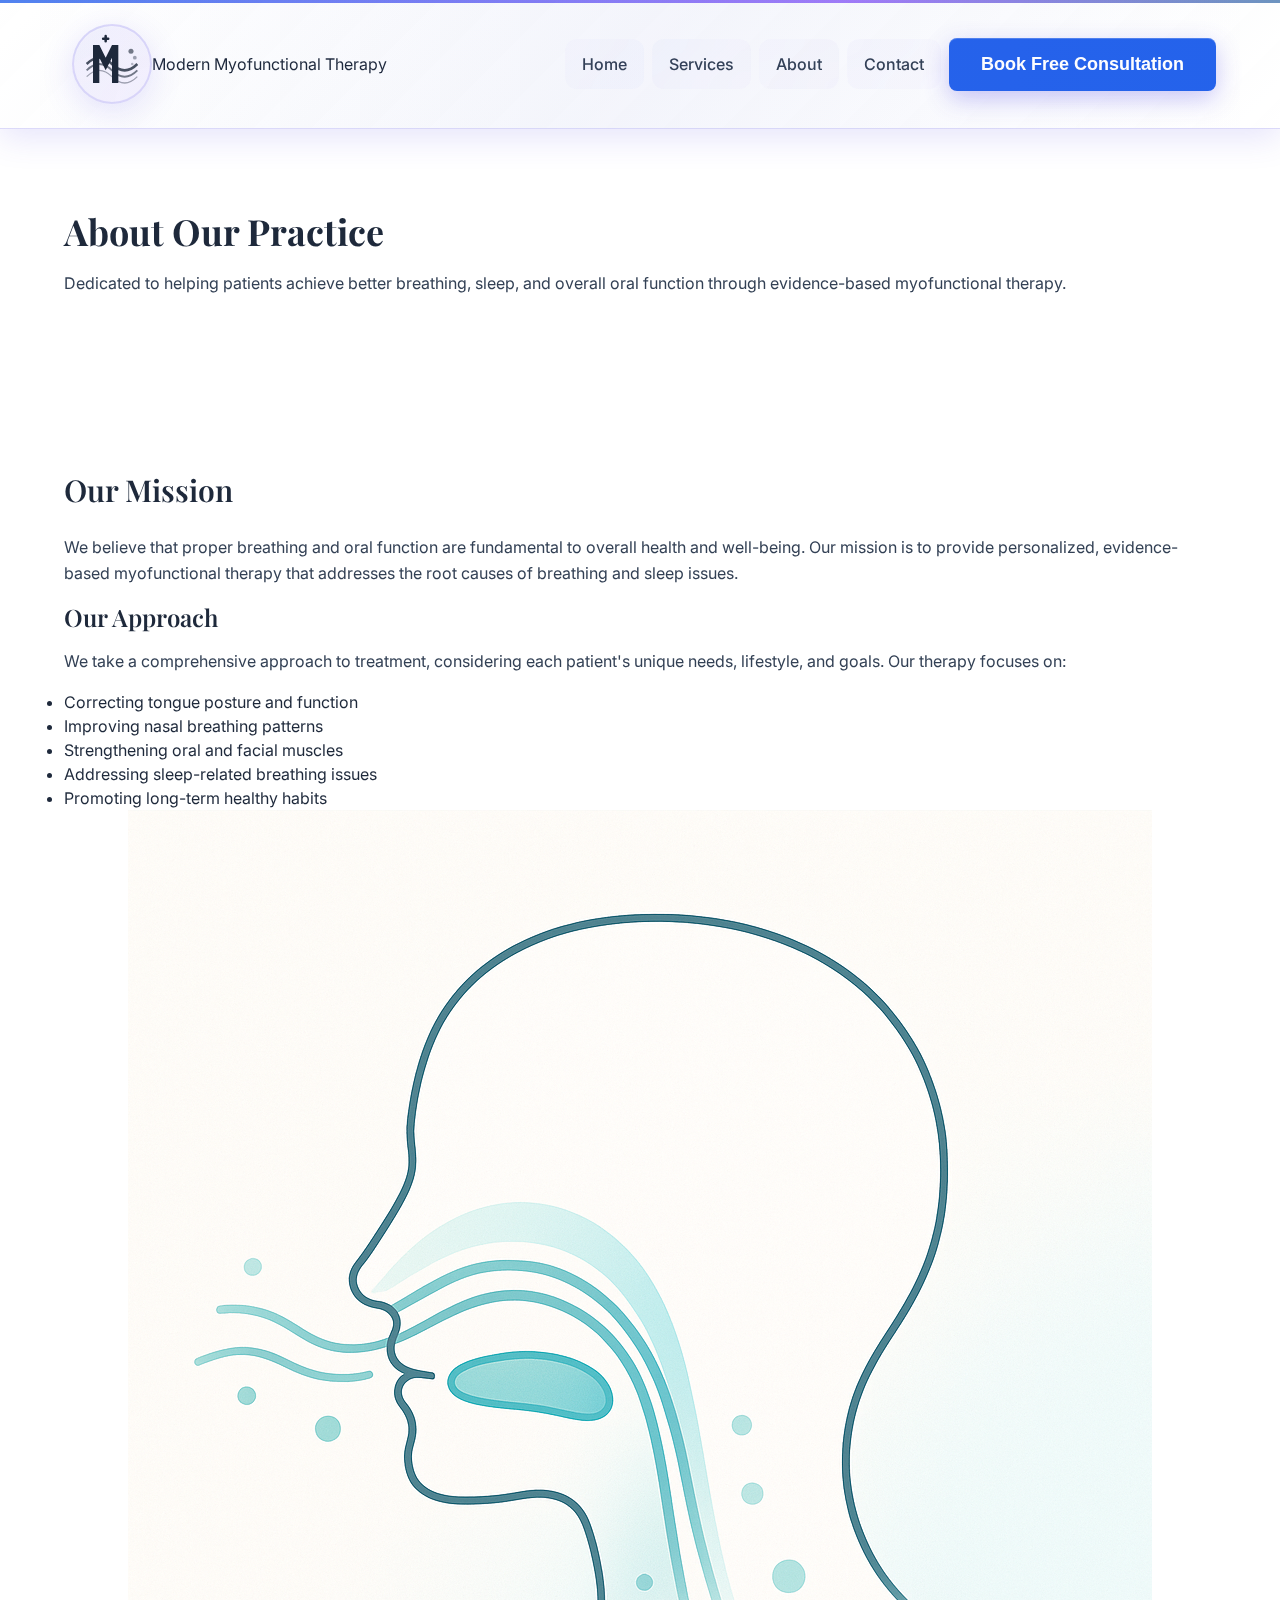
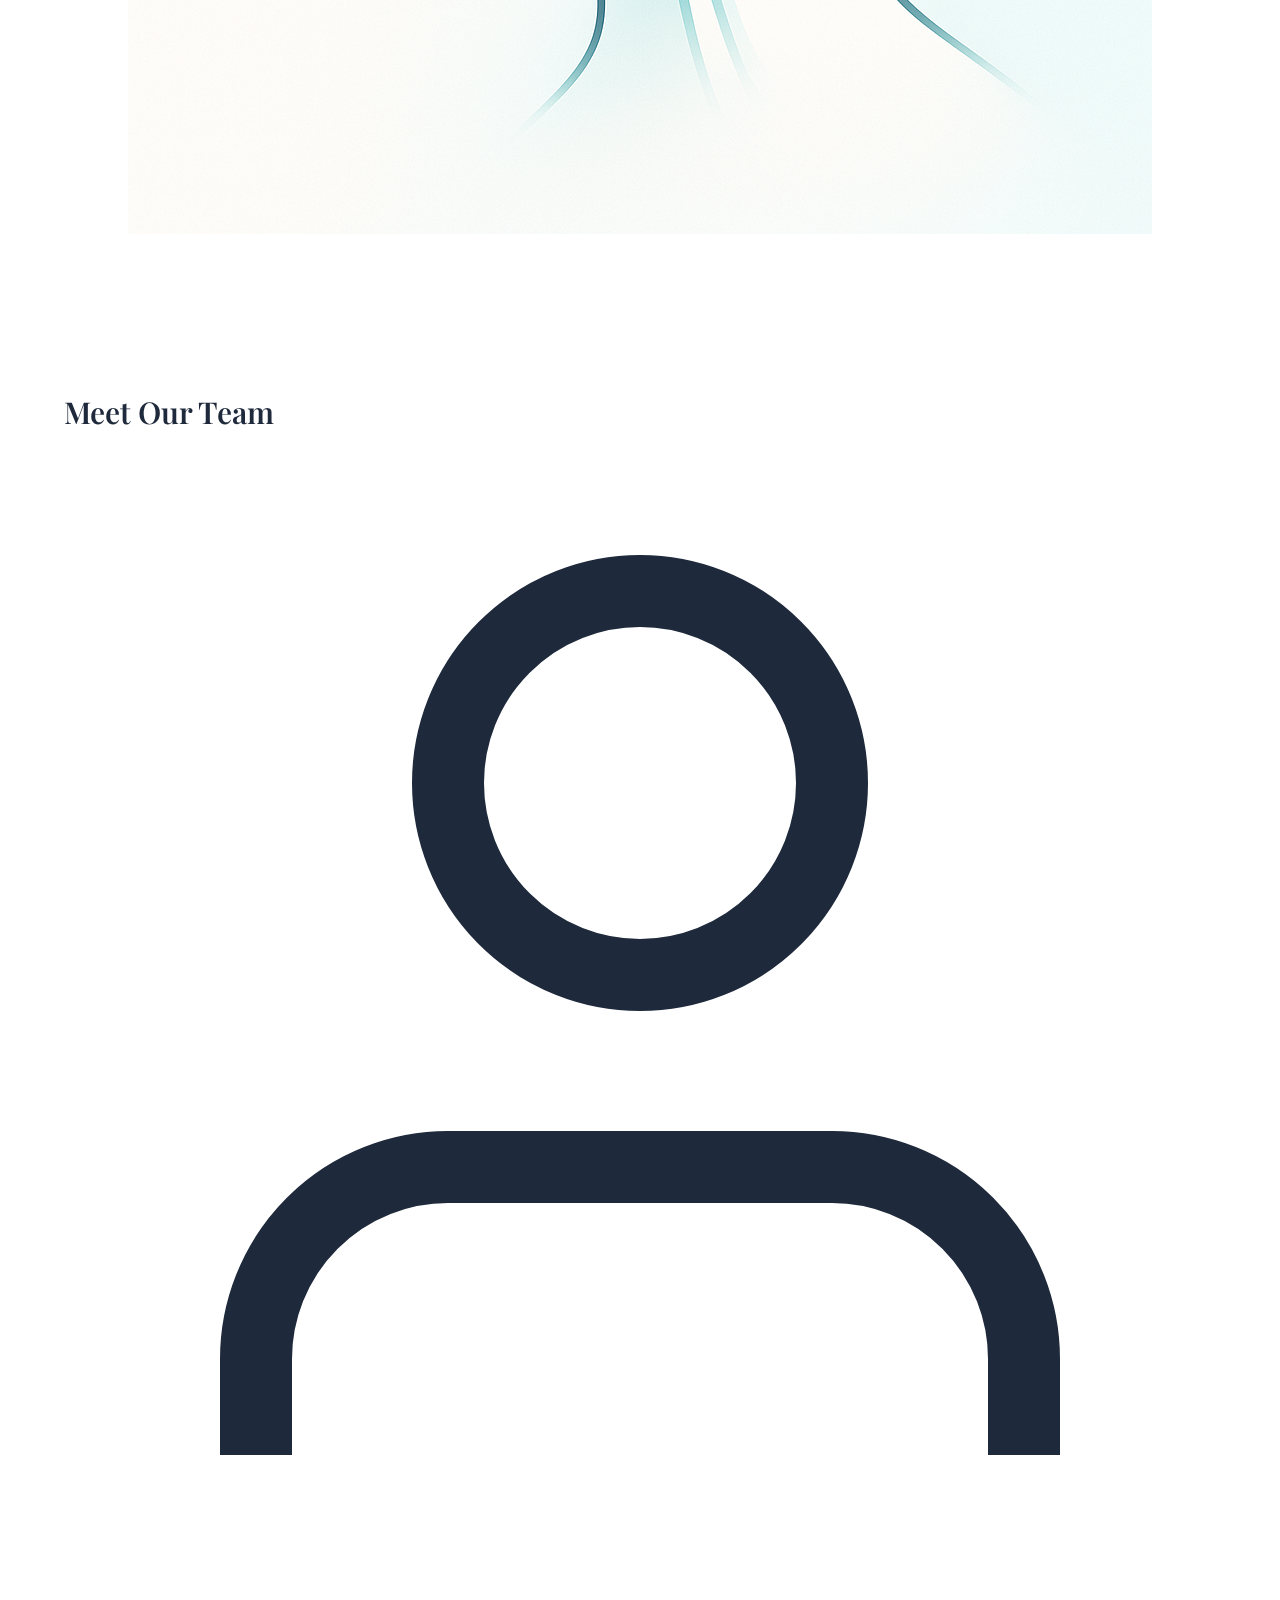
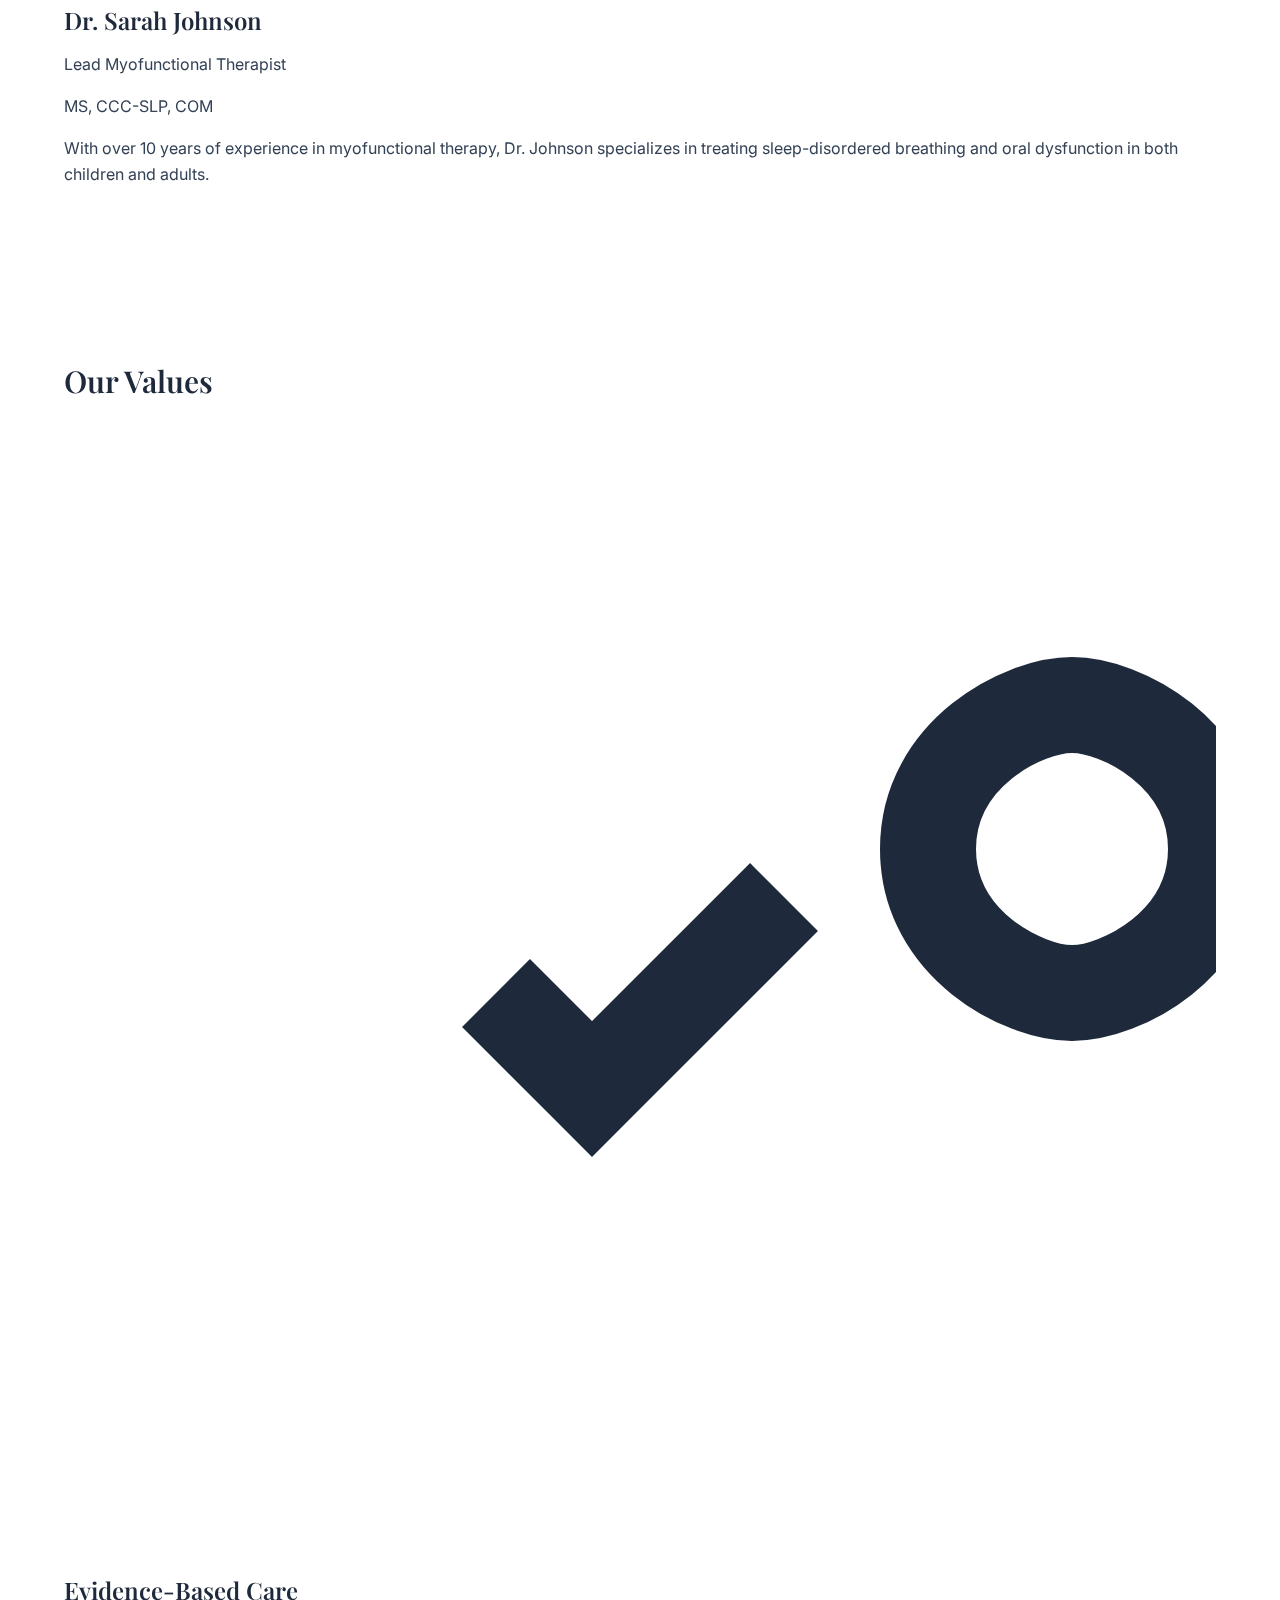
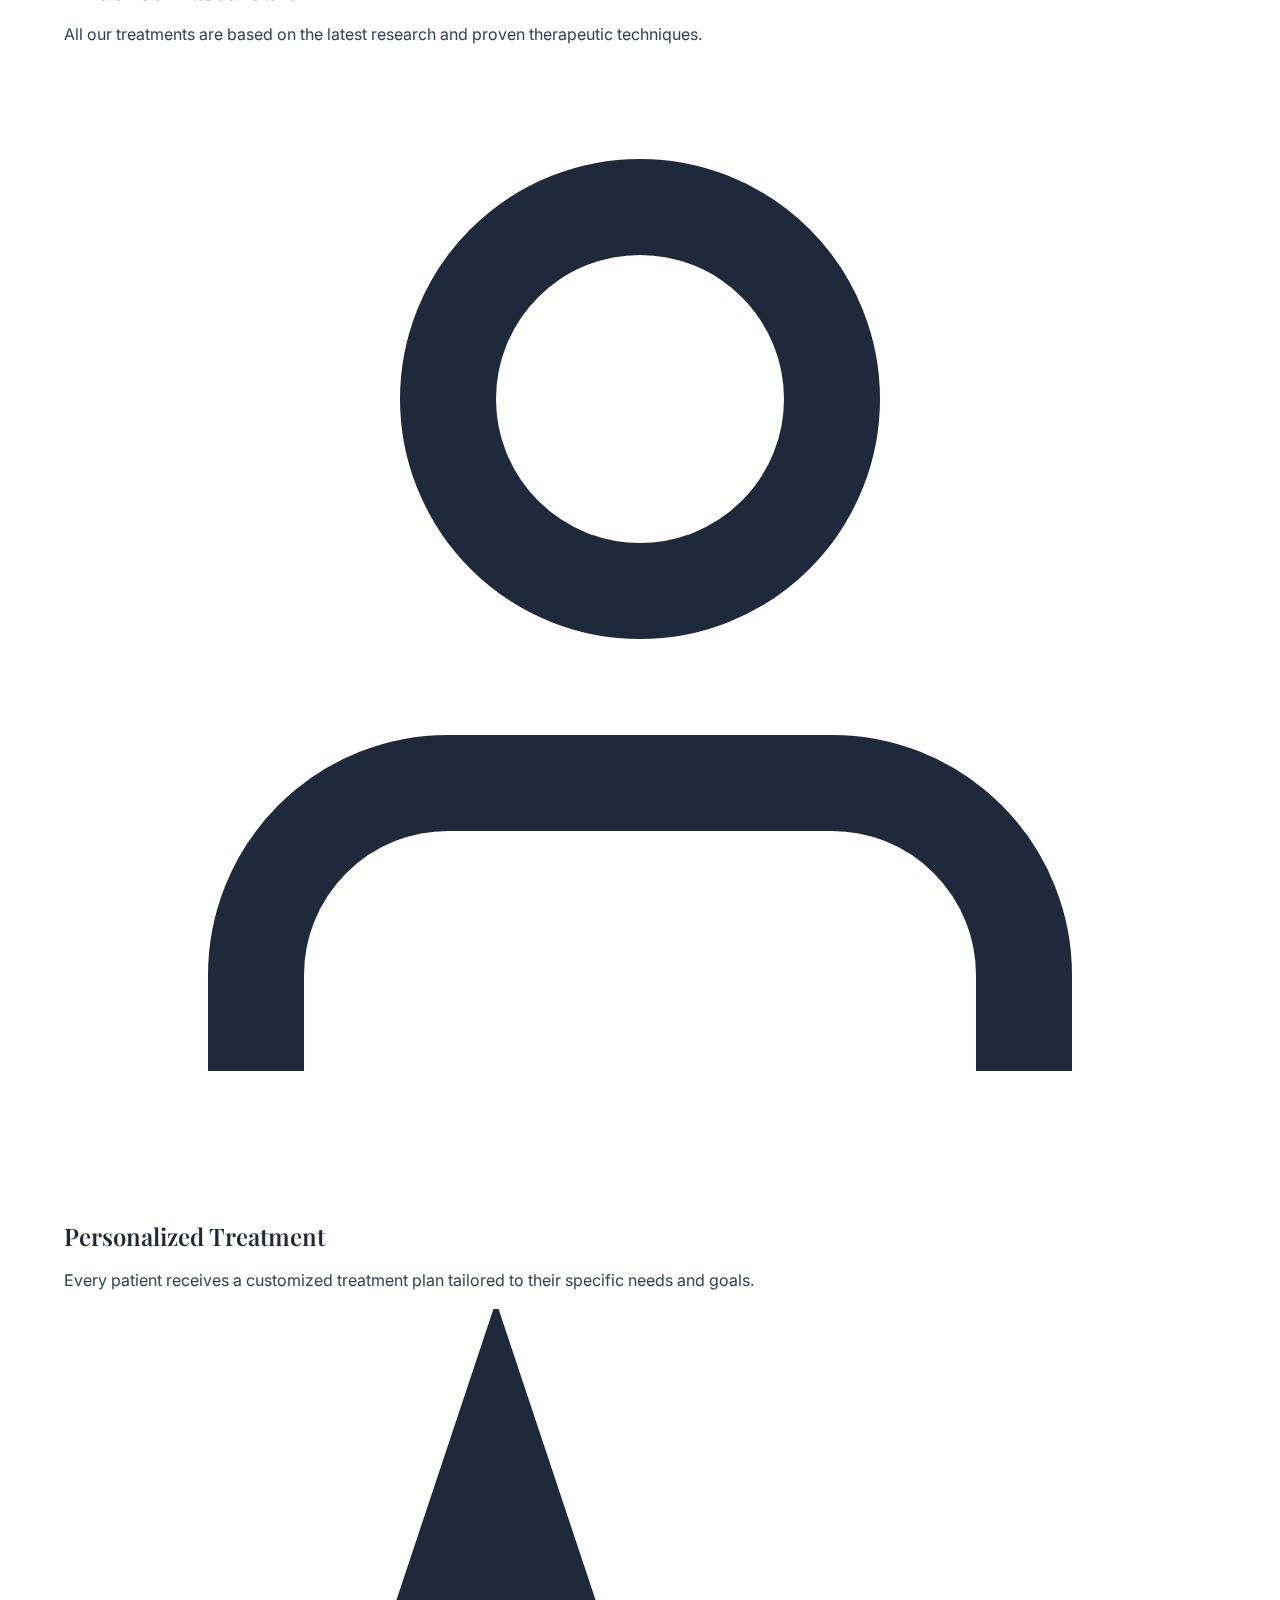
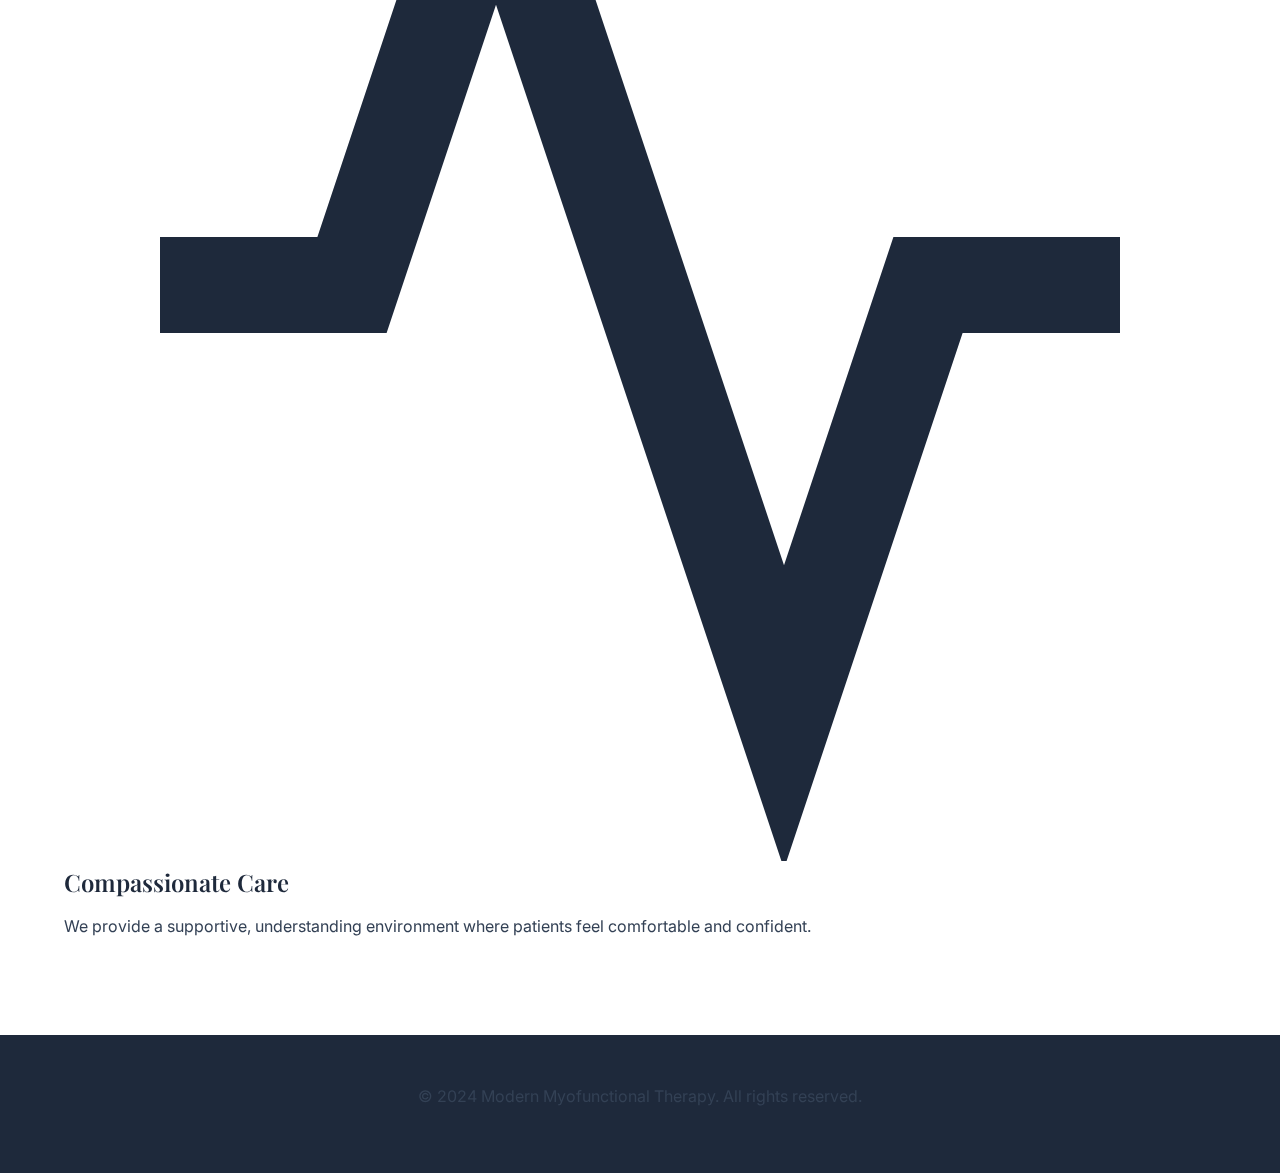
<file: about.html>
<!DOCTYPE html>
<html lang="en" class="scroll-smooth">

<head>
    <meta charset="UTF-8">
    <meta name="viewport" content="width=device-width, initial-scale=1.0">
    <title>About Us - Modern Myofunctional Therapy</title>
    <meta name="description"
        content="Learn about our expert team of myofunctional therapists, our mission, and our commitment to helping patients achieve better breathing and sleep.">
    <link rel="preconnect" href="https://fonts.googleapis.com">
    <link rel="preconnect" href="https://fonts.gstatic.com" crossorigin>
    <link
        href="https://fonts.googleapis.com/css2?family=Inter:wght@300;400;500;600;700;800&family=Source+Sans+3:wght@300;400;500;600;700&display=swap"
        rel="stylesheet">
    <link rel="stylesheet" href="assets/css/styles.css">
</head>

<body>
    <!-- Header -->
    <header class="header">
        <nav class="nav">
            <div class="nav-brand">
                <div class="logo">
                    <div class="logo-icon">
                        <svg viewBox="0 0 60 60" fill="none" xmlns="http://www.w3.org/2000/svg">
                            <!-- Breathing wave -->
                            <path d="M10 30 Q20 20 30 30 T50 30" stroke="currentColor" stroke-width="2" fill="none"
                                opacity="0.8" />
                            <path d="M10 35 Q20 25 30 35 T50 35" stroke="currentColor" stroke-width="1.5" fill="none"
                                opacity="0.6" />
                            <path d="M10 40 Q20 30 30 40 T50 40" stroke="currentColor" stroke-width="1" fill="none"
                                opacity="0.4" />

                            <!-- M letter with medical cross -->
                            <path
                                d="M15 15 L15 45 L20 45 L20 25 L25 35 L30 25 L30 45 L35 45 L35 15 L30 15 L25 25 L20 15 Z"
                                fill="currentColor" />

                            <!-- Small cross on top -->
                            <path d="M25 8 L25 12 M23 10 L27 10" stroke="currentColor" stroke-width="2"
                                stroke-linecap="round" />

                            <!-- Airflow dots -->
                            <circle cx="45" cy="20" r="2" fill="currentColor" opacity="0.6" />
                            <circle cx="48" cy="25" r="1.5" fill="currentColor" opacity="0.4" />
                            <circle cx="46" cy="30" r="1" fill="currentColor" opacity="0.3" />
                        </svg>
                    </div>
                    <div class="logo-text">
                        <span class="logo-main">Modern</span>
                        <span class="logo-sub">Myofunctional Therapy</span>
                    </div>
                </div>
            </div>
            <div class="nav-links" id="navLinks">
                <a href="index.html" class="nav-link">Home</a>
                <a href="services.html" class="nav-link">Services</a>
                <a href="about.html" class="nav-link active">About</a>
                <a href="contact.html" class="nav-link">Contact</a>
                <button class="btn-primary nav-cta" onclick="openModal()">Book Free Consultation</button>
            </div>
            <div class="mobile-menu-toggle" id="mobileToggle" onclick="toggleMobileMenu()">
                <span></span>
                <span></span>
                <span></span>
            </div>
        </nav>
    </header>

    <!-- About Hero -->
    <section class="about-hero">
        <div class="container">
            <div class="about-hero-content">
                <h1>About Our Practice</h1>
                <p>Dedicated to helping patients achieve better breathing, sleep, and overall oral function through evidence-based myofunctional therapy.</p>
            </div>
        </div>
    </section>

    <!-- About Content -->
    <section class="about-content-section">
        <div class="container">
            <div class="about-grid">
                <div class="about-text">
                    <h2>Our Mission</h2>
                    <p>We believe that proper breathing and oral function are fundamental to overall health and well-being. Our mission is to provide personalized, evidence-based myofunctional therapy that addresses the root causes of breathing and sleep issues.</p>
                    
                    <h3>Our Approach</h3>
                    <p>We take a comprehensive approach to treatment, considering each patient's unique needs, lifestyle, and goals. Our therapy focuses on:</p>
                    <ul>
                        <li>Correcting tongue posture and function</li>
                        <li>Improving nasal breathing patterns</li>
                        <li>Strengthening oral and facial muscles</li>
                        <li>Addressing sleep-related breathing issues</li>
                        <li>Promoting long-term healthy habits</li>
                    </ul>
                </div>
                <div class="about-image">
                    <img src="assets/img/Nasal Breathing and Tongue Posture.png" alt="Myofunctional Therapy">
                </div>
            </div>
        </div>
    </section>

    <!-- Team Section -->
    <section class="team-section">
        <div class="container">
            <h2>Meet Our Team</h2>
            <div class="team-grid">
                <div class="team-member">
                    <div class="member-photo">
                        <div class="photo-placeholder">
                            <svg viewBox="0 0 24 24" fill="none" stroke="currentColor" stroke-width="1.5">
                                <path d="M20 21v-2a4 4 0 0 0-4-4H8a4 4 0 0 0-4 4v2"/>
                                <circle cx="12" cy="7" r="4"/>
                            </svg>
                        </div>
                    </div>
                    <h3>Dr. Sarah Johnson</h3>
                    <p class="member-title">Lead Myofunctional Therapist</p>
                    <p class="member-credentials">MS, CCC-SLP, COM</p>
                    <p class="member-bio">With over 10 years of experience in myofunctional therapy, Dr. Johnson specializes in treating sleep-disordered breathing and oral dysfunction in both children and adults.</p>
                </div>
            </div>
        </div>
    </section>

    <!-- Values Section -->
    <section class="values-section">
        <div class="container">
            <h2>Our Values</h2>
            <div class="values-grid">
                <div class="value-card">
                    <div class="value-icon">
                        <svg viewBox="0 0 24 24" fill="none" stroke="currentColor" stroke-width="2">
                            <path d="M9 12l2 2 4-4"/>
                            <path d="M21 12c-1 0-3-1-3-3s2-3 3-3 3 1 3 3-2 3-3 3"/>
                        </svg>
                    </div>
                    <h3>Evidence-Based Care</h3>
                    <p>All our treatments are based on the latest research and proven therapeutic techniques.</p>
                </div>
                <div class="value-card">
                    <div class="value-icon">
                        <svg viewBox="0 0 24 24" fill="none" stroke="currentColor" stroke-width="2">
                            <path d="M20 21v-2a4 4 0 0 0-4-4H8a4 4 0 0 0-4 4v2"/>
                            <circle cx="12" cy="7" r="4"/>
                        </svg>
                    </div>
                    <h3>Personalized Treatment</h3>
                    <p>Every patient receives a customized treatment plan tailored to their specific needs and goals.</p>
                </div>
                <div class="value-card">
                    <div class="value-icon">
                        <svg viewBox="0 0 24 24" fill="none" stroke="currentColor" stroke-width="2">
                            <path d="M22 12h-4l-3 9L9 3l-3 9H2"/>
                        </svg>
                    </div>
                    <h3>Compassionate Care</h3>
                    <p>We provide a supportive, understanding environment where patients feel comfortable and confident.</p>
                </div>
            </div>
        </div>
    </section>

    <!-- Footer -->
    <footer class="footer">
        <div class="container">
            <p>&copy; 2024 Modern Myofunctional Therapy. All rights reserved.</p>
        </div>
    </footer>

    <script src="script.js"></script>
</body>

</html>
</file>
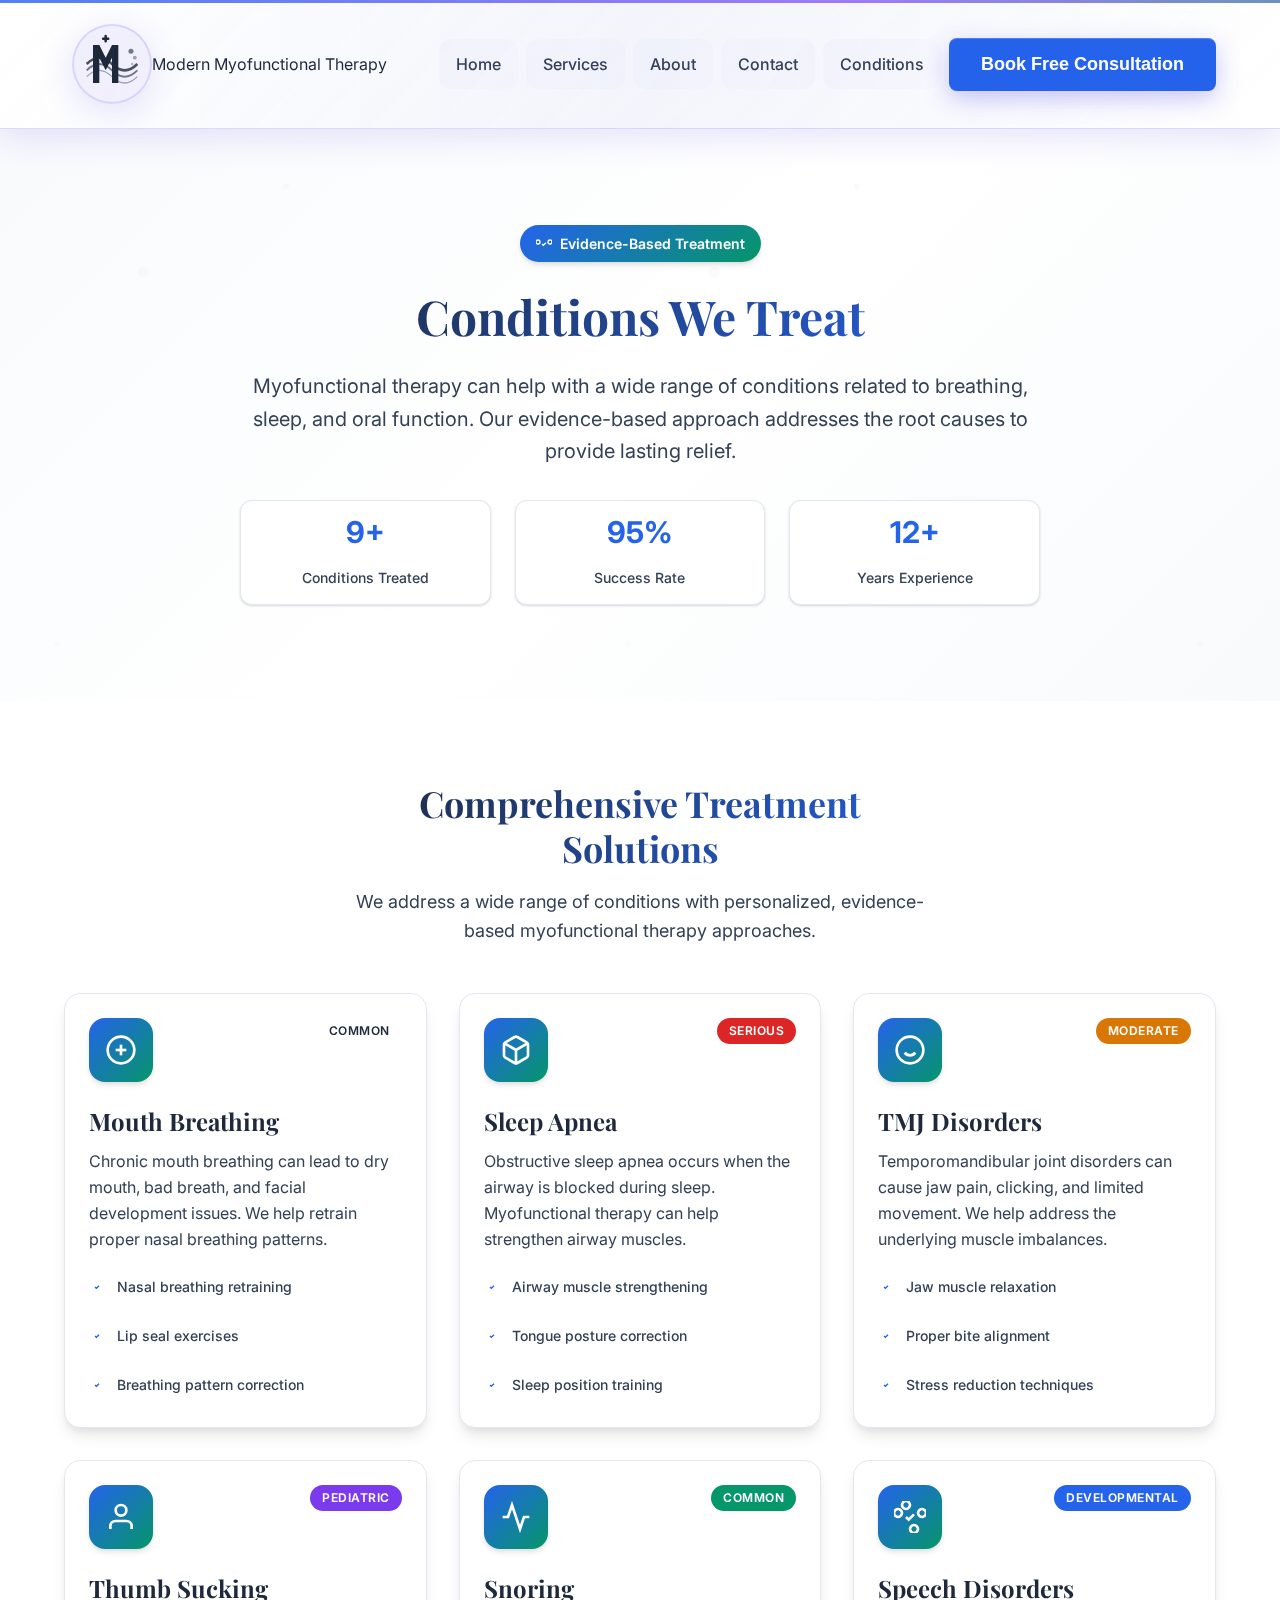
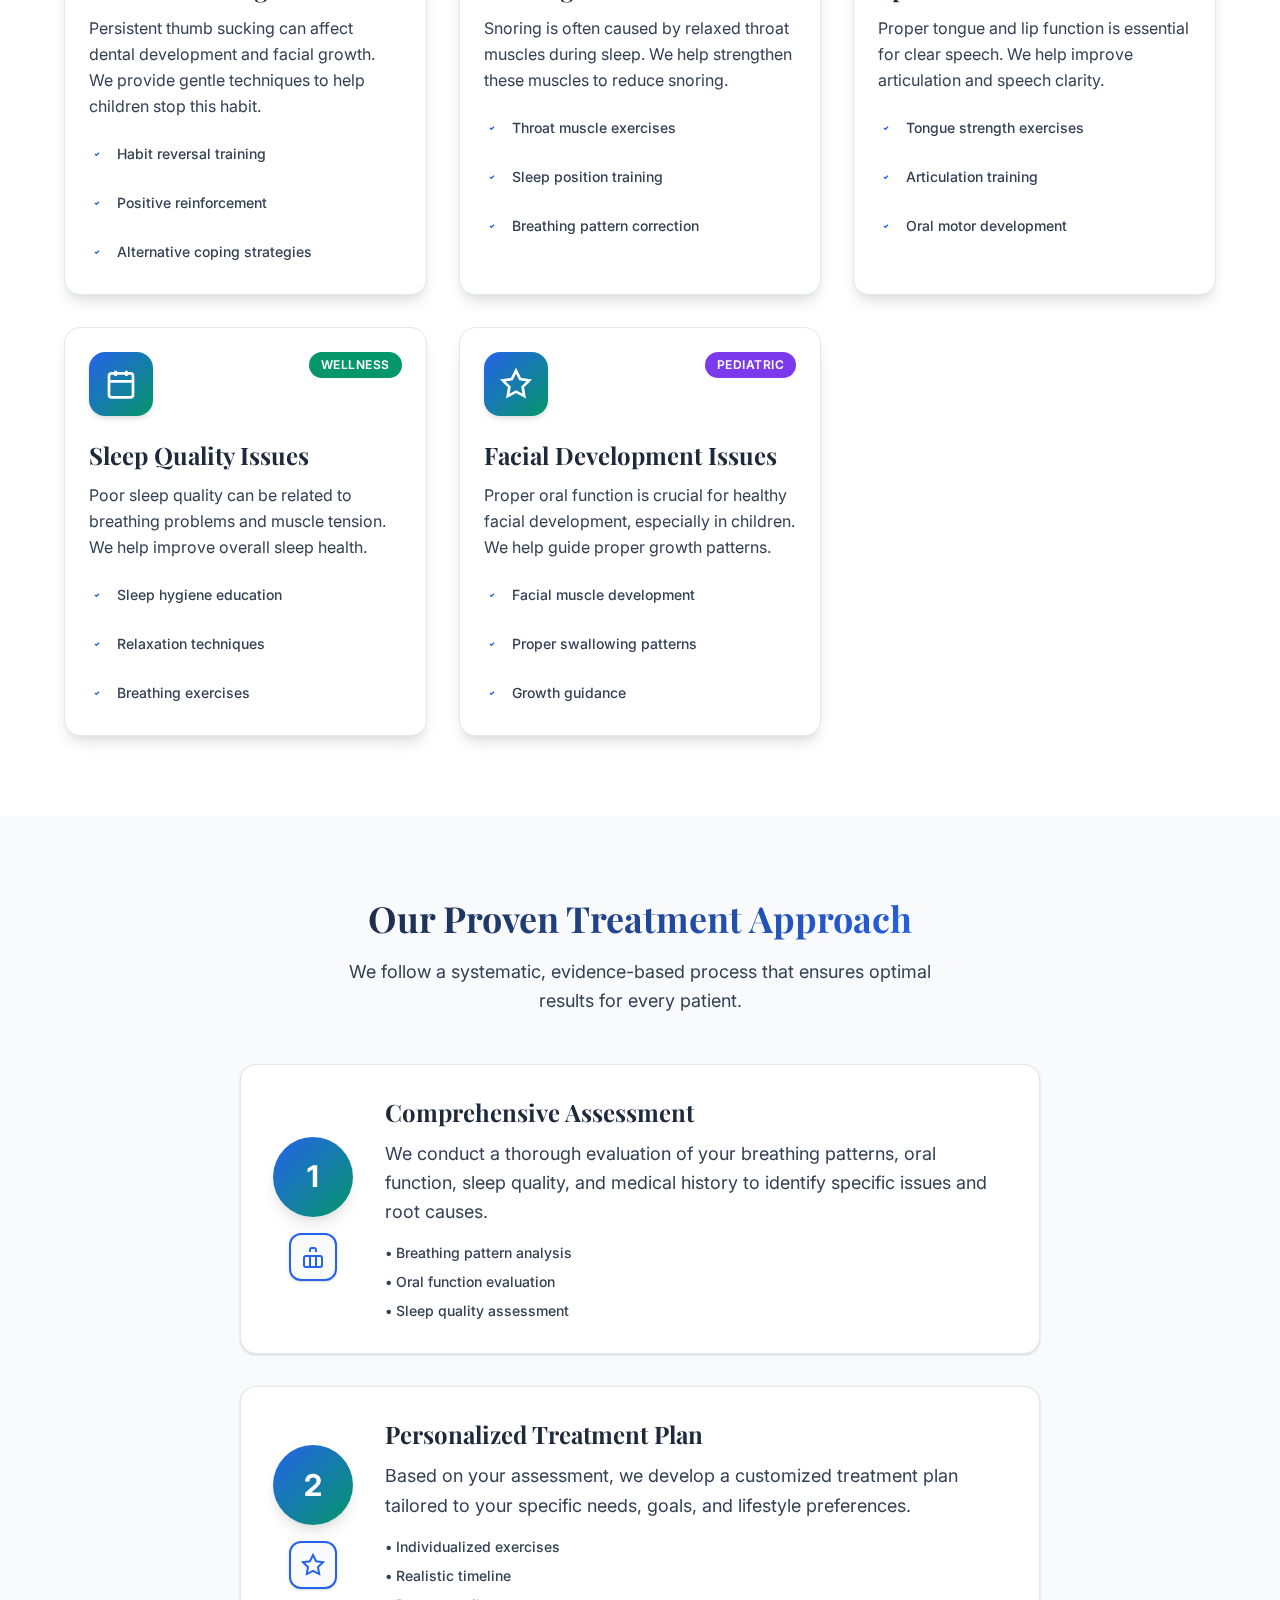
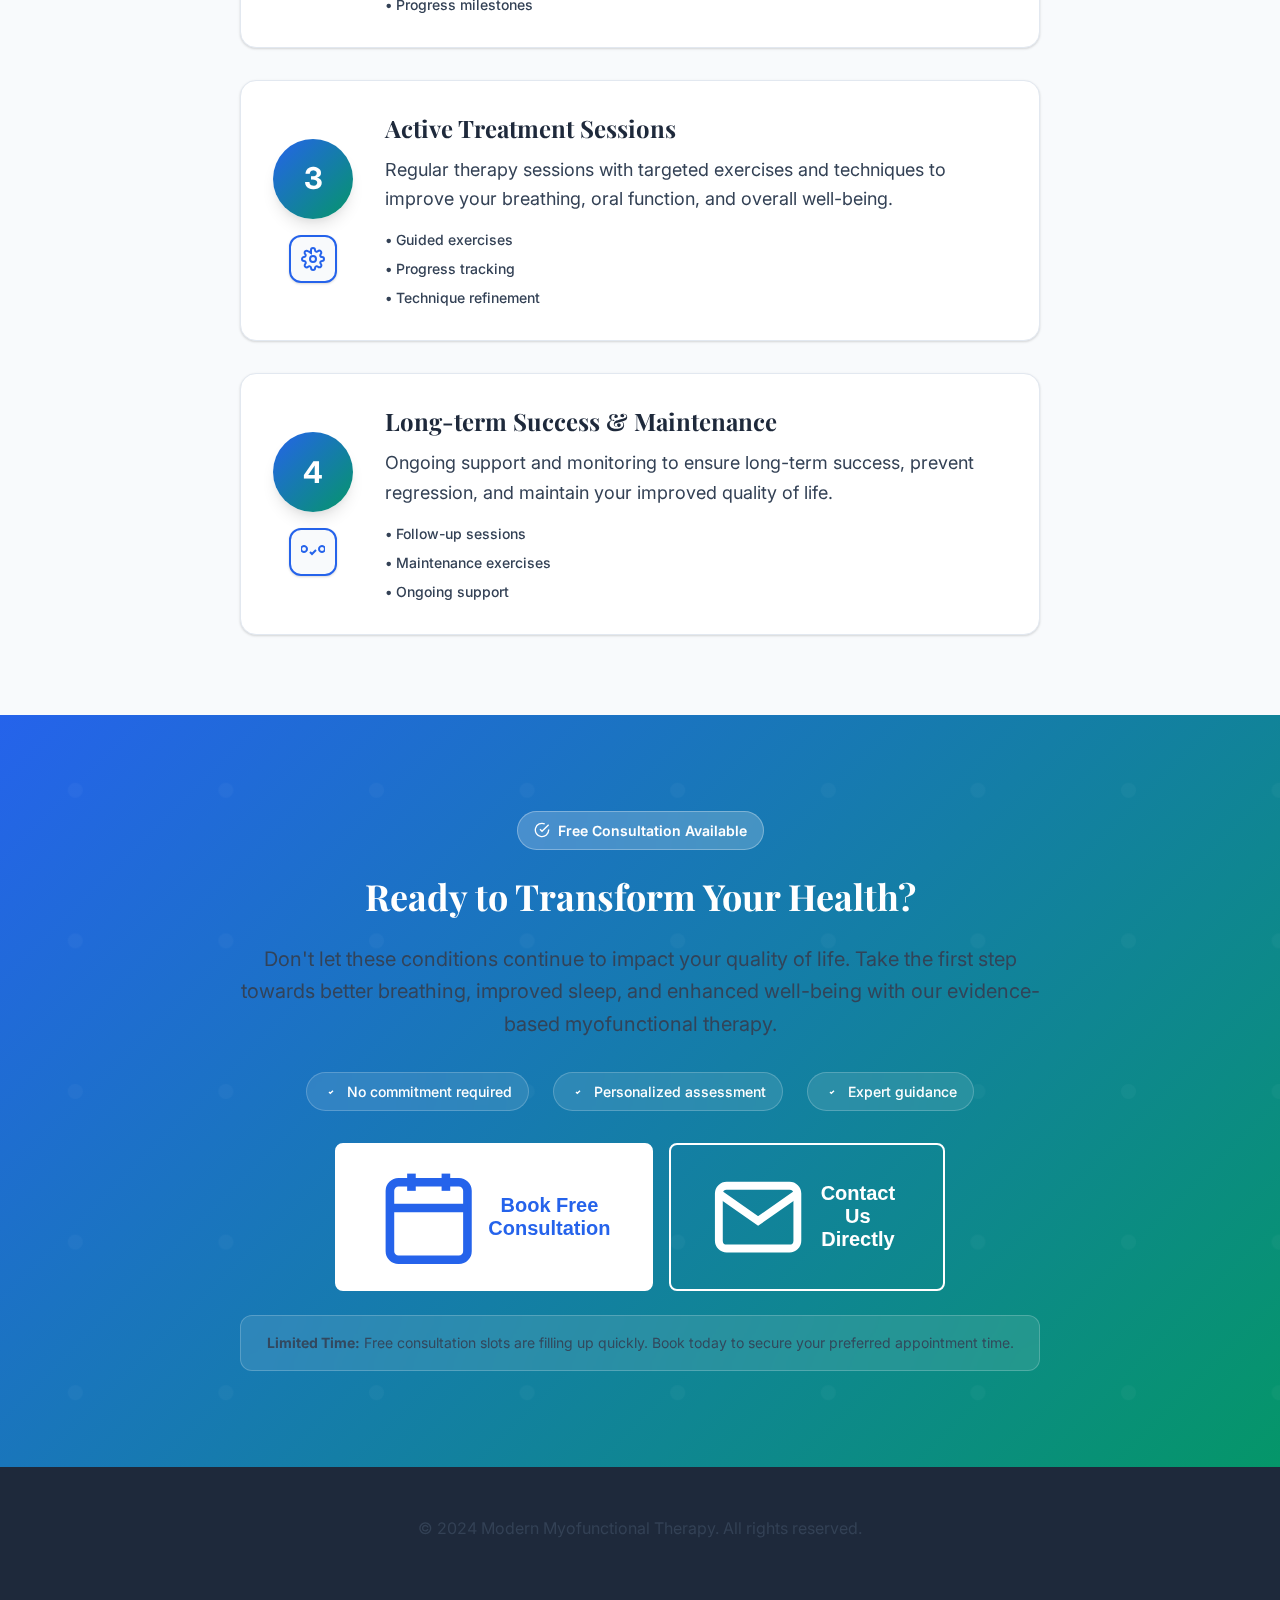
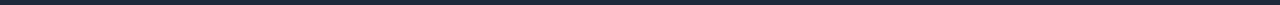
<file: conditions.html>
<!DOCTYPE html>
<html lang="en">

<head>
    <meta charset="UTF-8">
    <meta name="viewport" content="width=device-width, initial-scale=1.0">
    <title>Conditions We Treat - Modern Myofunctional Therapy</title>
    <meta name="description"
        content="Learn about the various conditions and issues that myofunctional therapy can help treat, from sleep apnea to TMJ disorders.">
    <link rel="stylesheet" href="assets/css/styles.css">
    <link href="https://fonts.googleapis.com/css2?family=Inter:wght@400;500;600;700&display=swap" rel="stylesheet">
</head>

<body>
    <!-- Header -->
    <header class="header">
        <nav class="nav">
            <div class="nav-brand">
                <div class="logo">
                    <div class="logo-icon">
                        <svg viewBox="0 0 60 60" fill="none" xmlns="http://www.w3.org/2000/svg">
                            <!-- Breathing wave -->
                            <path d="M10 30 Q20 20 30 30 T50 30" stroke="currentColor" stroke-width="2" fill="none"
                                opacity="0.8" />
                            <path d="M10 35 Q20 25 30 35 T50 35" stroke="currentColor" stroke-width="1.5" fill="none"
                                opacity="0.6" />
                            <path d="M10 40 Q20 30 30 40 T50 40" stroke="currentColor" stroke-width="1" fill="none"
                                opacity="0.4" />
                            <!-- M letter with medical cross -->
                            <path
                                d="M15 15 L15 45 L20 45 L20 25 L25 35 L30 25 L30 45 L35 45 L35 15 L30 15 L25 25 L20 15 Z"
                                fill="currentColor" />
                            <!-- Small cross on top -->
                            <path d="M25 8 L25 12 M23 10 L27 10" stroke="currentColor" stroke-width="2"
                                stroke-linecap="round" />
                            <!-- Airflow dots -->
                            <circle cx="45" cy="20" r="2" fill="currentColor" opacity="0.6" />
                            <circle cx="48" cy="25" r="1.5" fill="currentColor" opacity="0.4" />
                            <circle cx="46" cy="30" r="1" fill="currentColor" opacity="0.3" />
                        </svg>
                    </div>
                    <div class="logo-text">
                        <span class="logo-main">Modern</span>
                        <span class="logo-sub">Myofunctional Therapy</span>
                    </div>
                </div>
            </div>
            <div class="nav-links" id="navLinks">
                <a href="index.html" class="nav-link">Home</a>
                <a href="services.html" class="nav-link">Services</a>
                <a href="about.html" class="nav-link">About</a>
                <a href="contact.html" class="nav-link">Contact</a>
                <a href="conditions.html" class="nav-link active">Conditions</a>
                <button class="btn-primary nav-cta" onclick="openModal()">Book Free Consultation</button>
            </div>
            <div class="mobile-menu-toggle" id="mobileToggle" onclick="toggleMobileMenu()">
                <span></span>
                <span></span>
                <span></span>
            </div>
        </nav>
    </header>

    <!-- Conditions Hero -->
    <section class="conditions-hero">
        <div class="container">
            <div class="conditions-hero-content">
                <div class="hero-badge">
                    <svg viewBox="0 0 24 24" fill="none" stroke="currentColor" stroke-width="2">
                        <path d="M9 12l2 2 4-4" />
                        <path d="M21 12c-1 0-3-1-3-3s2-3 3-3 3 1 3 3-2 3-3 3" />
                        <path d="M3 12c1 0 3-1 3-3s-2-3-3-3-3 1-3 3 2 3 3 3" />
                    </svg>
                    <span>Evidence-Based Treatment</span>
                </div>
                <h1>Conditions We Treat</h1>
                <p>Myofunctional therapy can help with a wide range of conditions related to breathing, sleep, and oral
                    function. Our evidence-based approach addresses the root causes to provide lasting relief.</p>
                <div class="hero-stats">
                    <div class="stat-item">
                        <span class="stat-number">9+</span>
                        <span class="stat-label">Conditions Treated</span>
                    </div>
                    <div class="stat-item">
                        <span class="stat-number">95%</span>
                        <span class="stat-label">Success Rate</span>
                    </div>
                    <div class="stat-item">
                        <span class="stat-number">12+</span>
                        <span class="stat-label">Years Experience</span>
                    </div>
                </div>
            </div>
        </div>
    </section>

    <!-- Conditions Grid -->
    <section class="conditions-content">
        <div class="container">
            <div class="section-header">
                <h2>Comprehensive Treatment Solutions</h2>
                <p>We address a wide range of conditions with personalized, evidence-based myofunctional therapy
                    approaches.</p>
            </div>
            <div class="conditions-grid">
                <div class="condition-card">
                    <div class="card-header">
                        <div class="condition-icon">
                            <svg viewBox="0 0 24 24" fill="none" stroke="currentColor" stroke-width="2">
                                <path d="M12 2C6.48 2 2 6.48 2 12s4.48 10 10 10 10-4.48 10-10S17.52 2 12 2z" />
                                <path d="M8 12h8" />
                                <path d="M12 8v8" />
                            </svg>
                        </div>
                        <div class="card-badge">Common</div>
                    </div>
                    <div class="card-content">
                        <h3>Mouth Breathing</h3>
                        <p>Chronic mouth breathing can lead to dry mouth, bad breath, and facial development issues. We
                            help retrain proper nasal breathing patterns.</p>
                        <div class="treatment-list">
                            <div class="treatment-item">
                                <svg viewBox="0 0 24 24" fill="none" stroke="currentColor" stroke-width="2">
                                    <path d="M9 12l2 2 4-4" />
                                </svg>
                                <span>Nasal breathing retraining</span>
                            </div>
                            <div class="treatment-item">
                                <svg viewBox="0 0 24 24" fill="none" stroke="currentColor" stroke-width="2">
                                    <path d="M9 12l2 2 4-4" />
                                </svg>
                                <span>Lip seal exercises</span>
                            </div>
                            <div class="treatment-item">
                                <svg viewBox="0 0 24 24" fill="none" stroke="currentColor" stroke-width="2">
                                    <path d="M9 12l2 2 4-4" />
                                </svg>
                                <span>Breathing pattern correction</span>
                            </div>
                        </div>
                    </div>
                </div>

                <div class="condition-card">
                    <div class="card-header">
                        <div class="condition-icon">
                            <svg viewBox="0 0 24 24" fill="none" stroke="currentColor" stroke-width="2">
                                <path
                                    d="M21 16V8a2 2 0 0 0-1-1.73l-7-4a2 2 0 0 0-2 0l-7 4A2 2 0 0 0 3 8v8a2 2 0 0 0 1 1.73l7 4a2 2 0 0 0 2 0l7-4A2 2 0 0 0 21 16z" />
                                <polyline points="3.27,6.96 12,12.01 20.73,6.96" />
                                <line x1="12" y1="22.08" x2="12" y2="12" />
                            </svg>
                        </div>
                        <div class="card-badge serious">Serious</div>
                    </div>
                    <div class="card-content">
                        <h3>Sleep Apnea</h3>
                        <p>Obstructive sleep apnea occurs when the airway is blocked during sleep. Myofunctional therapy
                            can help strengthen airway muscles.</p>
                        <div class="treatment-list">
                            <div class="treatment-item">
                                <svg viewBox="0 0 24 24" fill="none" stroke="currentColor" stroke-width="2">
                                    <path d="M9 12l2 2 4-4" />
                                </svg>
                                <span>Airway muscle strengthening</span>
                            </div>
                            <div class="treatment-item">
                                <svg viewBox="0 0 24 24" fill="none" stroke="currentColor" stroke-width="2">
                                    <path d="M9 12l2 2 4-4" />
                                </svg>
                                <span>Tongue posture correction</span>
                            </div>
                            <div class="treatment-item">
                                <svg viewBox="0 0 24 24" fill="none" stroke="currentColor" stroke-width="2">
                                    <path d="M9 12l2 2 4-4" />
                                </svg>
                                <span>Sleep position training</span>
                            </div>
                        </div>
                    </div>
                </div>

                <div class="condition-card">
                    <div class="card-header">
                        <div class="condition-icon">
                            <svg viewBox="0 0 24 24" fill="none" stroke="currentColor" stroke-width="2">
                                <circle cx="12" cy="12" r="10" />
                                <path d="M8 14s1.5 2 4 2 4-2 4-2" />
                                <line x1="9" y1="9" x2="9.01" y2="9" />
                                <line x1="15" y1="9" x2="15.01" y2="9" />
                            </svg>
                        </div>
                        <div class="card-badge moderate">Moderate</div>
                    </div>
                    <div class="card-content">
                        <h3>TMJ Disorders</h3>
                        <p>Temporomandibular joint disorders can cause jaw pain, clicking, and limited movement. We help
                            address the underlying muscle imbalances.</p>
                        <div class="treatment-list">
                            <div class="treatment-item">
                                <svg viewBox="0 0 24 24" fill="none" stroke="currentColor" stroke-width="2">
                                    <path d="M9 12l2 2 4-4" />
                                </svg>
                                <span>Jaw muscle relaxation</span>
                            </div>
                            <div class="treatment-item">
                                <svg viewBox="0 0 24 24" fill="none" stroke="currentColor" stroke-width="2">
                                    <path d="M9 12l2 2 4-4" />
                                </svg>
                                <span>Proper bite alignment</span>
                            </div>
                            <div class="treatment-item">
                                <svg viewBox="0 0 24 24" fill="none" stroke="currentColor" stroke-width="2">
                                    <path d="M9 12l2 2 4-4" />
                                </svg>
                                <span>Stress reduction techniques</span>
                            </div>
                        </div>
                    </div>
                </div>

                <div class="condition-card">
                    <div class="card-header">
                        <div class="condition-icon">
                            <svg viewBox="0 0 24 24" fill="none" stroke="currentColor" stroke-width="2">
                                <path d="M20 21v-2a4 4 0 0 0-4-4H8a4 4 0 0 0-4 4v2" />
                                <circle cx="12" cy="7" r="4" />
                            </svg>
                        </div>
                        <div class="card-badge pediatric">Pediatric</div>
                    </div>
                    <div class="card-content">
                        <h3>Thumb Sucking</h3>
                        <p>Persistent thumb sucking can affect dental development and facial growth. We provide gentle
                            techniques to help children stop this habit.</p>
                        <div class="treatment-list">
                            <div class="treatment-item">
                                <svg viewBox="0 0 24 24" fill="none" stroke="currentColor" stroke-width="2">
                                    <path d="M9 12l2 2 4-4" />
                                </svg>
                                <span>Habit reversal training</span>
                            </div>
                            <div class="treatment-item">
                                <svg viewBox="0 0 24 24" fill="none" stroke="currentColor" stroke-width="2">
                                    <path d="M9 12l2 2 4-4" />
                                </svg>
                                <span>Positive reinforcement</span>
                            </div>
                            <div class="treatment-item">
                                <svg viewBox="0 0 24 24" fill="none" stroke="currentColor" stroke-width="2">
                                    <path d="M9 12l2 2 4-4" />
                                </svg>
                                <span>Alternative coping strategies</span>
                            </div>
                        </div>
                    </div>
                </div>

                <div class="condition-card">
                    <div class="card-header">
                        <div class="condition-icon">
                            <svg viewBox="0 0 24 24" fill="none" stroke="currentColor" stroke-width="2">
                                <path d="M22 12h-4l-3 9L9 3l-3 9H2" />
                            </svg>
                        </div>
                        <div class="card-badge common">Common</div>
                    </div>
                    <div class="card-content">
                        <h3>Snoring</h3>
                        <p>Snoring is often caused by relaxed throat muscles during sleep. We help strengthen these
                            muscles to reduce snoring.</p>
                        <div class="treatment-list">
                            <div class="treatment-item">
                                <svg viewBox="0 0 24 24" fill="none" stroke="currentColor" stroke-width="2">
                                    <path d="M9 12l2 2 4-4" />
                                </svg>
                                <span>Throat muscle exercises</span>
                            </div>
                            <div class="treatment-item">
                                <svg viewBox="0 0 24 24" fill="none" stroke="currentColor" stroke-width="2">
                                    <path d="M9 12l2 2 4-4" />
                                </svg>
                                <span>Sleep position training</span>
                            </div>
                            <div class="treatment-item">
                                <svg viewBox="0 0 24 24" fill="none" stroke="currentColor" stroke-width="2">
                                    <path d="M9 12l2 2 4-4" />
                                </svg>
                                <span>Breathing pattern correction</span>
                            </div>
                        </div>
                    </div>
                </div>

                <div class="condition-card">
                    <div class="card-header">
                        <div class="condition-icon">
                            <svg viewBox="0 0 24 24" fill="none" stroke="currentColor" stroke-width="2">
                                <path d="M9 12l2 2 4-4" />
                                <path d="M21 12c-1 0-3-1-3-3s2-3 3-3 3 1 3 3-2 3-3 3" />
                                <path d="M3 12c1 0 3-1 3-3s-2-3-3-3-3 1-3 3 2 3 3 3" />
                                <path d="M12 3c0 1-1 3-3 3s-3-2-3-3 1-3 3-3 3 2 3 3" />
                                <path d="M12 21c0-1 1-3 3-3s3 2 3 3-1 3-3 3-3-2-3-3" />
                            </svg>
                        </div>
                        <div class="card-badge developmental">Developmental</div>
                    </div>
                    <div class="card-content">
                        <h3>Speech Disorders</h3>
                        <p>Proper tongue and lip function is essential for clear speech. We help improve articulation
                            and speech clarity.</p>
                        <div class="treatment-list">
                            <div class="treatment-item">
                                <svg viewBox="0 0 24 24" fill="none" stroke="currentColor" stroke-width="2">
                                    <path d="M9 12l2 2 4-4" />
                                </svg>
                                <span>Tongue strength exercises</span>
                            </div>
                            <div class="treatment-item">
                                <svg viewBox="0 0 24 24" fill="none" stroke="currentColor" stroke-width="2">
                                    <path d="M9 12l2 2 4-4" />
                                </svg>
                                <span>Articulation training</span>
                            </div>
                            <div class="treatment-item">
                                <svg viewBox="0 0 24 24" fill="none" stroke="currentColor" stroke-width="2">
                                    <path d="M9 12l2 2 4-4" />
                                </svg>
                                <span>Oral motor development</span>
                            </div>
                        </div>
                    </div>
                </div>

                <div class="condition-card">
                    <div class="card-header">
                        <div class="condition-icon">
                            <svg viewBox="0 0 24 24" fill="none" stroke="currentColor" stroke-width="2">
                                <rect x="3" y="4" width="18" height="18" rx="2" ry="2" />
                                <line x1="16" y1="2" x2="16" y2="6" />
                                <line x1="8" y1="2" x2="8" y2="6" />
                                <line x1="3" y1="10" x2="21" y2="10" />
                            </svg>
                        </div>
                        <div class="card-badge wellness">Wellness</div>
                    </div>
                    <div class="card-content">
                        <h3>Sleep Quality Issues</h3>
                        <p>Poor sleep quality can be related to breathing problems and muscle tension. We help improve
                            overall sleep health.</p>
                        <div class="treatment-list">
                            <div class="treatment-item">
                                <svg viewBox="0 0 24 24" fill="none" stroke="currentColor" stroke-width="2">
                                    <path d="M9 12l2 2 4-4" />
                                </svg>
                                <span>Sleep hygiene education</span>
                            </div>
                            <div class="treatment-item">
                                <svg viewBox="0 0 24 24" fill="none" stroke="currentColor" stroke-width="2">
                                    <path d="M9 12l2 2 4-4" />
                                </svg>
                                <span>Relaxation techniques</span>
                            </div>
                            <div class="treatment-item">
                                <svg viewBox="0 0 24 24" fill="none" stroke="currentColor" stroke-width="2">
                                    <path d="M9 12l2 2 4-4" />
                                </svg>
                                <span>Breathing exercises</span>
                            </div>
                        </div>
                    </div>
                </div>

                <div class="condition-card">
                    <div class="card-header">
                        <div class="condition-icon">
                            <svg viewBox="0 0 24 24" fill="none" stroke="currentColor" stroke-width="2">
                                <path
                                    d="M12 2l3.09 6.26L22 9.27l-5 4.87 1.18 6.88L12 17.77l-6.18 3.25L7 14.14 2 9.27l6.91-1.01L12 2z" />
                            </svg>
                        </div>
                        <div class="card-badge pediatric">Pediatric</div>
                    </div>
                    <div class="card-content">
                        <h3>Facial Development Issues</h3>
                        <p>Proper oral function is crucial for healthy facial development, especially in children. We
                            help guide proper growth patterns.</p>
                        <div class="treatment-list">
                            <div class="treatment-item">
                                <svg viewBox="0 0 24 24" fill="none" stroke="currentColor" stroke-width="2">
                                    <path d="M9 12l2 2 4-4" />
                                </svg>
                                <span>Facial muscle development</span>
                            </div>
                            <div class="treatment-item">
                                <svg viewBox="0 0 24 24" fill="none" stroke="currentColor" stroke-width="2">
                                    <path d="M9 12l2 2 4-4" />
                                </svg>
                                <span>Proper swallowing patterns</span>
                            </div>
                            <div class="treatment-item">
                                <svg viewBox="0 0 24 24" fill="none" stroke="currentColor" stroke-width="2">
                                    <path d="M9 12l2 2 4-4" />
                                </svg>
                                <span>Growth guidance</span>
                            </div>
                        </div>
                    </div>
                </div>
            </div>
        </div>
    </section>

    <!-- Treatment Process -->
    <section class="treatment-process">
        <div class="container">
            <div class="section-header">
                <h2>Our Proven Treatment Approach</h2>
                <p>We follow a systematic, evidence-based process that ensures optimal results for every patient.</p>
            </div>
            <div class="process-steps">
                <div class="process-step">
                    <div class="step-visual">
                        <div class="step-number">1</div>
                        <div class="step-icon">
                            <svg viewBox="0 0 24 24" fill="none" stroke="currentColor" stroke-width="2">
                                <path d="M9 11H5a2 2 0 0 0-2 2v7a2 2 0 0 0 2 2h14a2 2 0 0 0 2-2v-7a2 2 0 0 0-2-2h-4" />
                                <rect x="9" y="11" width="6" height="11" />
                                <path d="M9 7V5a2 2 0 0 1 2-2h2a2 2 0 0 1 2 2v2" />
                            </svg>
                        </div>
                    </div>
                    <div class="step-content">
                        <h3>Comprehensive Assessment</h3>
                        <p>We conduct a thorough evaluation of your breathing patterns, oral function, sleep quality,
                            and medical history to identify specific issues and root causes.</p>
                        <div class="step-details">
                            <span class="detail-item">• Breathing pattern analysis</span>
                            <span class="detail-item">• Oral function evaluation</span>
                            <span class="detail-item">• Sleep quality assessment</span>
                        </div>
                    </div>
                </div>
                <div class="process-step">
                    <div class="step-visual">
                        <div class="step-number">2</div>
                        <div class="step-icon">
                            <svg viewBox="0 0 24 24" fill="none" stroke="currentColor" stroke-width="2">
                                <path
                                    d="M12 2l3.09 6.26L22 9.27l-5 4.87 1.18 6.88L12 17.77l-6.18 3.25L7 14.14 2 9.27l6.91-1.01L12 2z" />
                            </svg>
                        </div>
                    </div>
                    <div class="step-content">
                        <h3>Personalized Treatment Plan</h3>
                        <p>Based on your assessment, we develop a customized treatment plan tailored to your specific
                            needs, goals, and lifestyle preferences.</p>
                        <div class="step-details">
                            <span class="detail-item">• Individualized exercises</span>
                            <span class="detail-item">• Realistic timeline</span>
                            <span class="detail-item">• Progress milestones</span>
                        </div>
                    </div>
                </div>
                <div class="process-step">
                    <div class="step-visual">
                        <div class="step-number">3</div>
                        <div class="step-icon">
                            <svg viewBox="0 0 24 24" fill="none" stroke="currentColor" stroke-width="2">
                                <circle cx="12" cy="12" r="3" />
                                <path
                                    d="M19.4 15a1.65 1.65 0 0 0 .33 1.82l.06.06a2 2 0 0 1 0 2.83 2 2 0 0 1-2.83 0l-.06-.06a1.65 1.65 0 0 0-1.82-.33 1.65 1.65 0 0 0-1 1.51V21a2 2 0 0 1-2 2 2 2 0 0 1-2-2v-.09A1.65 1.65 0 0 0 9 19.4a1.65 1.65 0 0 0-1.82.33l-.06.06a2 2 0 0 1-2.83 0 2 2 0 0 1 0-2.83l.06-.06a1.65 1.65 0 0 0 .33-1.82 1.65 1.65 0 0 0-1.51-1H3a2 2 0 0 1-2-2 2 2 0 0 1 2-2h.09A1.65 1.65 0 0 0 4.6 9a1.65 1.65 0 0 0-.33-1.82l-.06-.06a2 2 0 0 1 0-2.83 2 2 0 0 1 2.83 0l.06.06a1.65 1.65 0 0 0 1.82.33H9a1.65 1.65 0 0 0 1 1.51V3a2 2 0 0 1 2-2 2 2 0 0 1 2 2v.09a1.65 1.65 0 0 0 1 1.51 1.65 1.65 0 0 0 1.82-.33l.06-.06a2 2 0 0 1 2.83 0 2 2 0 0 1 0 2.83l-.06.06a1.65 1.65 0 0 0-.33 1.82V9a1.65 1.65 0 0 0 1.51 1H21a2 2 0 0 1 2 2 2 2 0 0 1-2 2h-.09a1.65 1.65 0 0 0-1.51 1z" />
                            </svg>
                        </div>
                    </div>
                    <div class="step-content">
                        <h3>Active Treatment Sessions</h3>
                        <p>Regular therapy sessions with targeted exercises and techniques to improve your breathing,
                            oral function, and overall well-being.</p>
                        <div class="step-details">
                            <span class="detail-item">• Guided exercises</span>
                            <span class="detail-item">• Progress tracking</span>
                            <span class="detail-item">• Technique refinement</span>
                        </div>
                    </div>
                </div>
                <div class="process-step">
                    <div class="step-visual">
                        <div class="step-number">4</div>
                        <div class="step-icon">
                            <svg viewBox="0 0 24 24" fill="none" stroke="currentColor" stroke-width="2">
                                <path d="M9 12l2 2 4-4" />
                                <path d="M21 12c-1 0-3-1-3-3s2-3 3-3 3 1 3 3-2 3-3 3" />
                                <path d="M3 12c1 0 3-1 3-3s-2-3-3-3-3 1-3 3 2 3 3 3" />
                            </svg>
                        </div>
                    </div>
                    <div class="step-content">
                        <h3>Long-term Success & Maintenance</h3>
                        <p>Ongoing support and monitoring to ensure long-term success, prevent regression, and maintain
                            your improved quality of life.</p>
                        <div class="step-details">
                            <span class="detail-item">• Follow-up sessions</span>
                            <span class="detail-item">• Maintenance exercises</span>
                            <span class="detail-item">• Ongoing support</span>
                        </div>
                    </div>
                </div>
            </div>
        </div>
    </section>

    <!-- CTA Section -->
    <section class="cta-section">
        <div class="container">
            <div class="cta-content">
                <div class="cta-badge">
                    <svg viewBox="0 0 24 24" fill="none" stroke="currentColor" stroke-width="2">
                        <path d="M22 11.08V12a10 10 0 1 1-5.93-9.14" />
                        <polyline points="22,4 12,14.01 9,11.01" />
                    </svg>
                    <span>Free Consultation Available</span>
                </div>
                <h2>Ready to Transform Your Health?</h2>
                <p>Don't let these conditions continue to impact your quality of life. Take the first step towards
                    better breathing, improved sleep, and enhanced well-being with our evidence-based myofunctional
                    therapy.</p>
                <div class="cta-benefits">
                    <div class="benefit-highlight">
                        <svg viewBox="0 0 24 24" fill="none" stroke="currentColor" stroke-width="2">
                            <path d="M9 12l2 2 4-4" />
                        </svg>
                        <span>No commitment required</span>
                    </div>
                    <div class="benefit-highlight">
                        <svg viewBox="0 0 24 24" fill="none" stroke="currentColor" stroke-width="2">
                            <path d="M9 12l2 2 4-4" />
                        </svg>
                        <span>Personalized assessment</span>
                    </div>
                    <div class="benefit-highlight">
                        <svg viewBox="0 0 24 24" fill="none" stroke="currentColor" stroke-width="2">
                            <path d="M9 12l2 2 4-4" />
                        </svg>
                        <span>Expert guidance</span>
                    </div>
                </div>
                <div class="cta-actions">
                    <button class="btn-primary btn-large" onclick="openModal()">
                        <svg viewBox="0 0 24 24" fill="none" stroke="currentColor" stroke-width="2">
                            <path d="M8 2v4" />
                            <path d="M16 2v4" />
                            <rect x="3" y="4" width="18" height="18" rx="2" ry="2" />
                            <line x1="3" y1="10" x2="21" y2="10" />
                        </svg>
                        Book Free Consultation
                    </button>
                    <button class="btn-secondary btn-large" onclick="window.location.href='contact.html'">
                        <svg viewBox="0 0 24 24" fill="none" stroke="currentColor" stroke-width="2">
                            <path d="M4 4h16c1.1 0 2 .9 2 2v12c0 1.1-.9 2-2 2H4c-1.1 0-2-.9-2-2V6c0-1.1.9-2 2-2z" />
                            <polyline points="22,6 12,13 2,6" />
                        </svg>
                        Contact Us Directly
                    </button>
                </div>
                <div class="cta-note">
                    <p><strong>Limited Time:</strong> Free consultation slots are filling up quickly. Book today to
                        secure your preferred appointment time.</p>
                </div>
            </div>
        </div>
    </section>

    <!-- Footer -->
    <footer class="footer">
        <div class="container">
            <p>&copy; 2024 Modern Myofunctional Therapy. All rights reserved.</p>
        </div>
    </footer>

    <!-- Modal -->
    <div id="consultationModal" class="modal">
        <div class="modal-content">
            <div class="modal-header">
                <h2>Book Your Free Consultation</h2>
                <p>Get started with a personalized assessment and treatment plan</p>
                <button class="modal-close" onclick="closeModal()">
                    <svg viewBox="0 0 24 24" fill="none" stroke="currentColor" stroke-width="2">
                        <line x1="18" y1="6" x2="6" y2="18"></line>
                        <line x1="6" y1="6" x2="18" y2="18"></line>
                    </svg>
                </button>
            </div>
            <form class="modal-form" id="consultationForm">
                <div class="form-group">
                    <label for="firstName">First Name *</label>
                    <div class="input-wrapper">
                        <svg class="input-icon" viewBox="0 0 24 24" fill="none" stroke="currentColor" stroke-width="2">
                            <path d="M20 21v-2a4 4 0 0 0-4-4H8a4 4 0 0 0-4 4v2"></path>
                            <circle cx="12" cy="7" r="4"></circle>
                        </svg>
                        <input type="text" id="firstName" name="firstName" required>
                    </div>
                </div>
                <div class="form-group">
                    <label for="lastName">Last Name *</label>
                    <div class="input-wrapper">
                        <svg class="input-icon" viewBox="0 0 24 24" fill="none" stroke="currentColor" stroke-width="2">
                            <path d="M20 21v-2a4 4 0 0 0-4-4H8a4 4 0 0 0-4 4v2"></path>
                            <circle cx="12" cy="7" r="4"></circle>
                        </svg>
                        <input type="text" id="lastName" name="lastName" required>
                    </div>
                </div>
                <div class="form-group">
                    <label for="email">Email Address *</label>
                    <div class="input-wrapper">
                        <svg class="input-icon" viewBox="0 0 24 24" fill="none" stroke="currentColor" stroke-width="2">
                            <path d="M4 4h16c1.1 0 2 .9 2 2v12c0 1.1-.9 2-2 2H4c-1.1 0-2-.9-2-2V6c0-1.1.9-2 2-2z">
                            </path>
                            <polyline points="22,6 12,13 2,6"></polyline>
                        </svg>
                        <input type="email" id="email" name="email" required>
                    </div>
                </div>
                <div class="form-group">
                    <label for="phone">Phone Number</label>
                    <div class="input-wrapper">
                        <svg class="input-icon" viewBox="0 0 24 24" fill="none" stroke="currentColor" stroke-width="2">
                            <path
                                d="M22 16.92v3a2 2 0 0 1-2.18 2 19.79 19.79 0 0 1-8.63-3.07 19.5 19.5 0 0 1-6-6 19.79 19.79 0 0 1-3.07-8.67A2 2 0 0 1 4.11 2h3a2 2 0 0 1 2 1.72 12.84 12.84 0 0 0 .7 2.81 2 2 0 0 1-.45 2.11L8.09 9.91a16 16 0 0 0 6 6l1.27-1.27a2 2 0 0 1 2.11-.45 12.84 12.84 0 0 0 2.81.7A2 2 0 0 1 22 16.92z">
                            </path>
                        </svg>
                        <input type="tel" id="phone" name="phone">
                    </div>
                </div>
                <div class="form-group">
                    <label for="condition">Primary Concern</label>
                    <div class="input-wrapper">
                        <svg class="input-icon" viewBox="0 0 24 24" fill="none" stroke="currentColor" stroke-width="2">
                            <path d="M9 12l2 2 4-4"></path>
                            <path d="M21 12c-1 0-3-1-3-3s2-3 3-3 3 1 3 3-2 3-3 3"></path>
                            <path d="M3 12c1 0 3-1 3-3s-2-3-3-3-3 1-3 3 2 3 3 3"></path>
                        </svg>
                        <select id="condition" name="condition">
                            <option value="">Select your primary concern</option>
                            <option value="mouth-breathing">Mouth Breathing</option>
                            <option value="sleep-apnea">Sleep Apnea</option>
                            <option value="tmj">TMJ Disorders</option>
                            <option value="thumb-sucking">Thumb Sucking</option>
                            <option value="snoring">Snoring</option>
                            <option value="speech-disorders">Speech Disorders</option>
                            <option value="sleep-quality">Sleep Quality Issues</option>
                            <option value="facial-development">Facial Development Issues</option>
                            <option value="other">Other</option>
                        </select>
                    </div>
                </div>
                <div class="form-group">
                    <label for="message">Additional Information</label>
                    <textarea id="message" name="message"
                        placeholder="Tell us more about your concerns or questions..."></textarea>
                </div>
                <button type="submit" class="modal-submit">
                    <svg class="btn-icon" viewBox="0 0 24 24" fill="none" stroke="currentColor" stroke-width="2">
                        <path d="M8 2v4"></path>
                        <path d="M16 2v4"></path>
                        <rect x="3" y="4" width="18" height="18" rx="2" ry="2"></rect>
                        <line x1="3" y1="10" x2="21" y2="10"></line>
                    </svg>
                    Schedule Free Consultation
                </button>
            </form>
        </div>
    </div>

    <script src="script.js"></script>
</body>

</html>
</file>
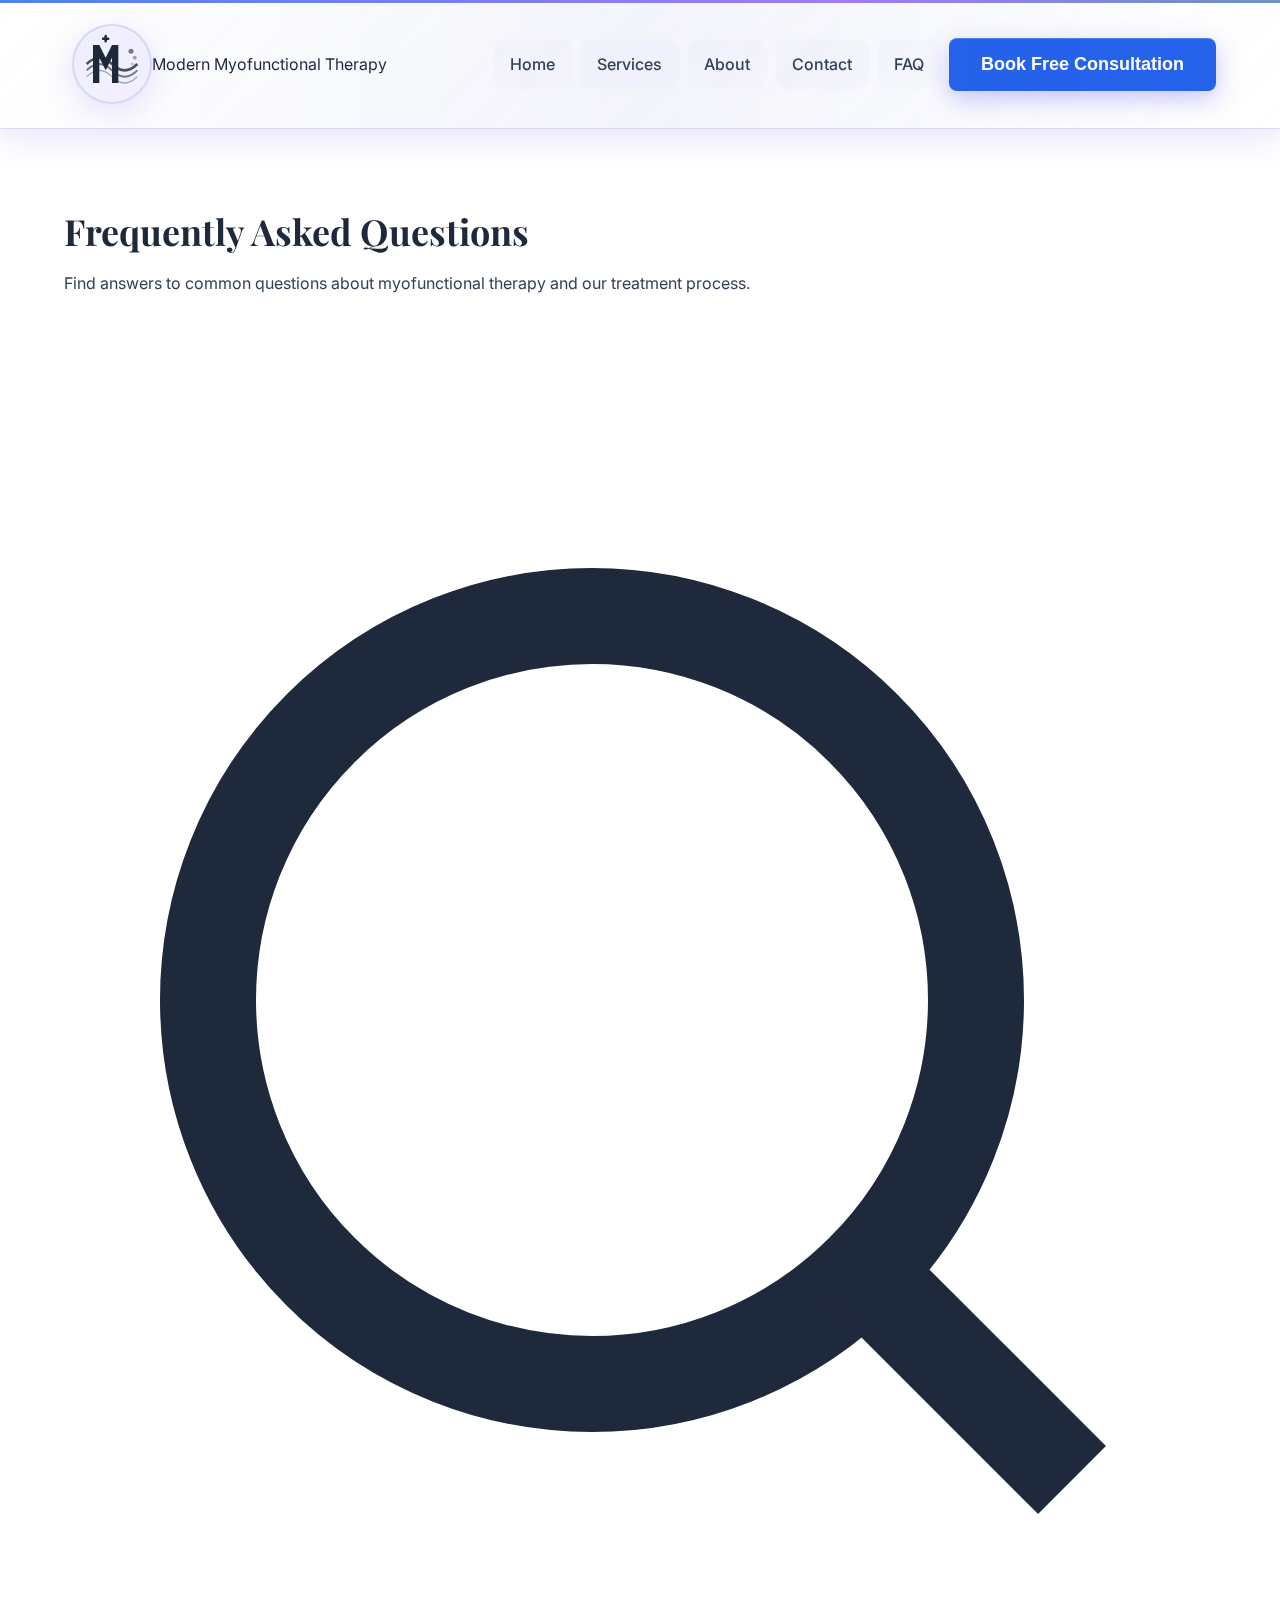
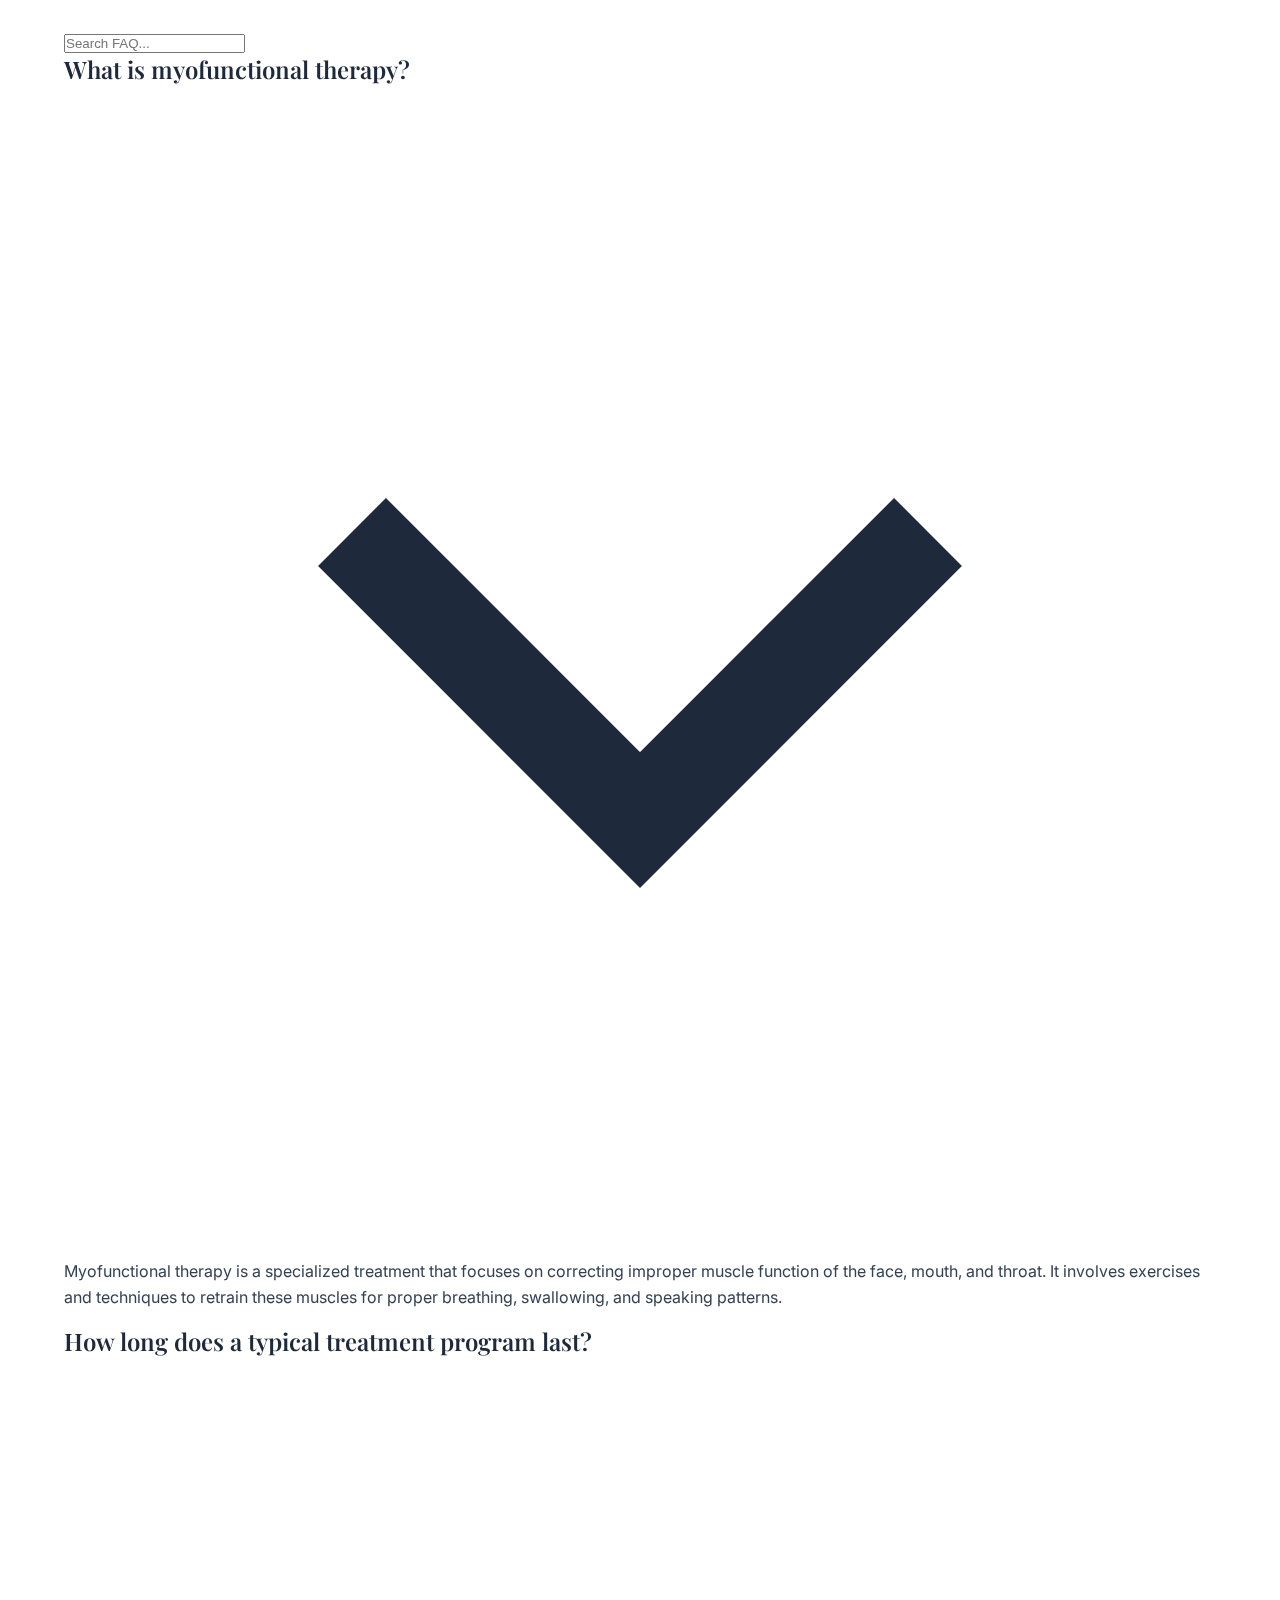
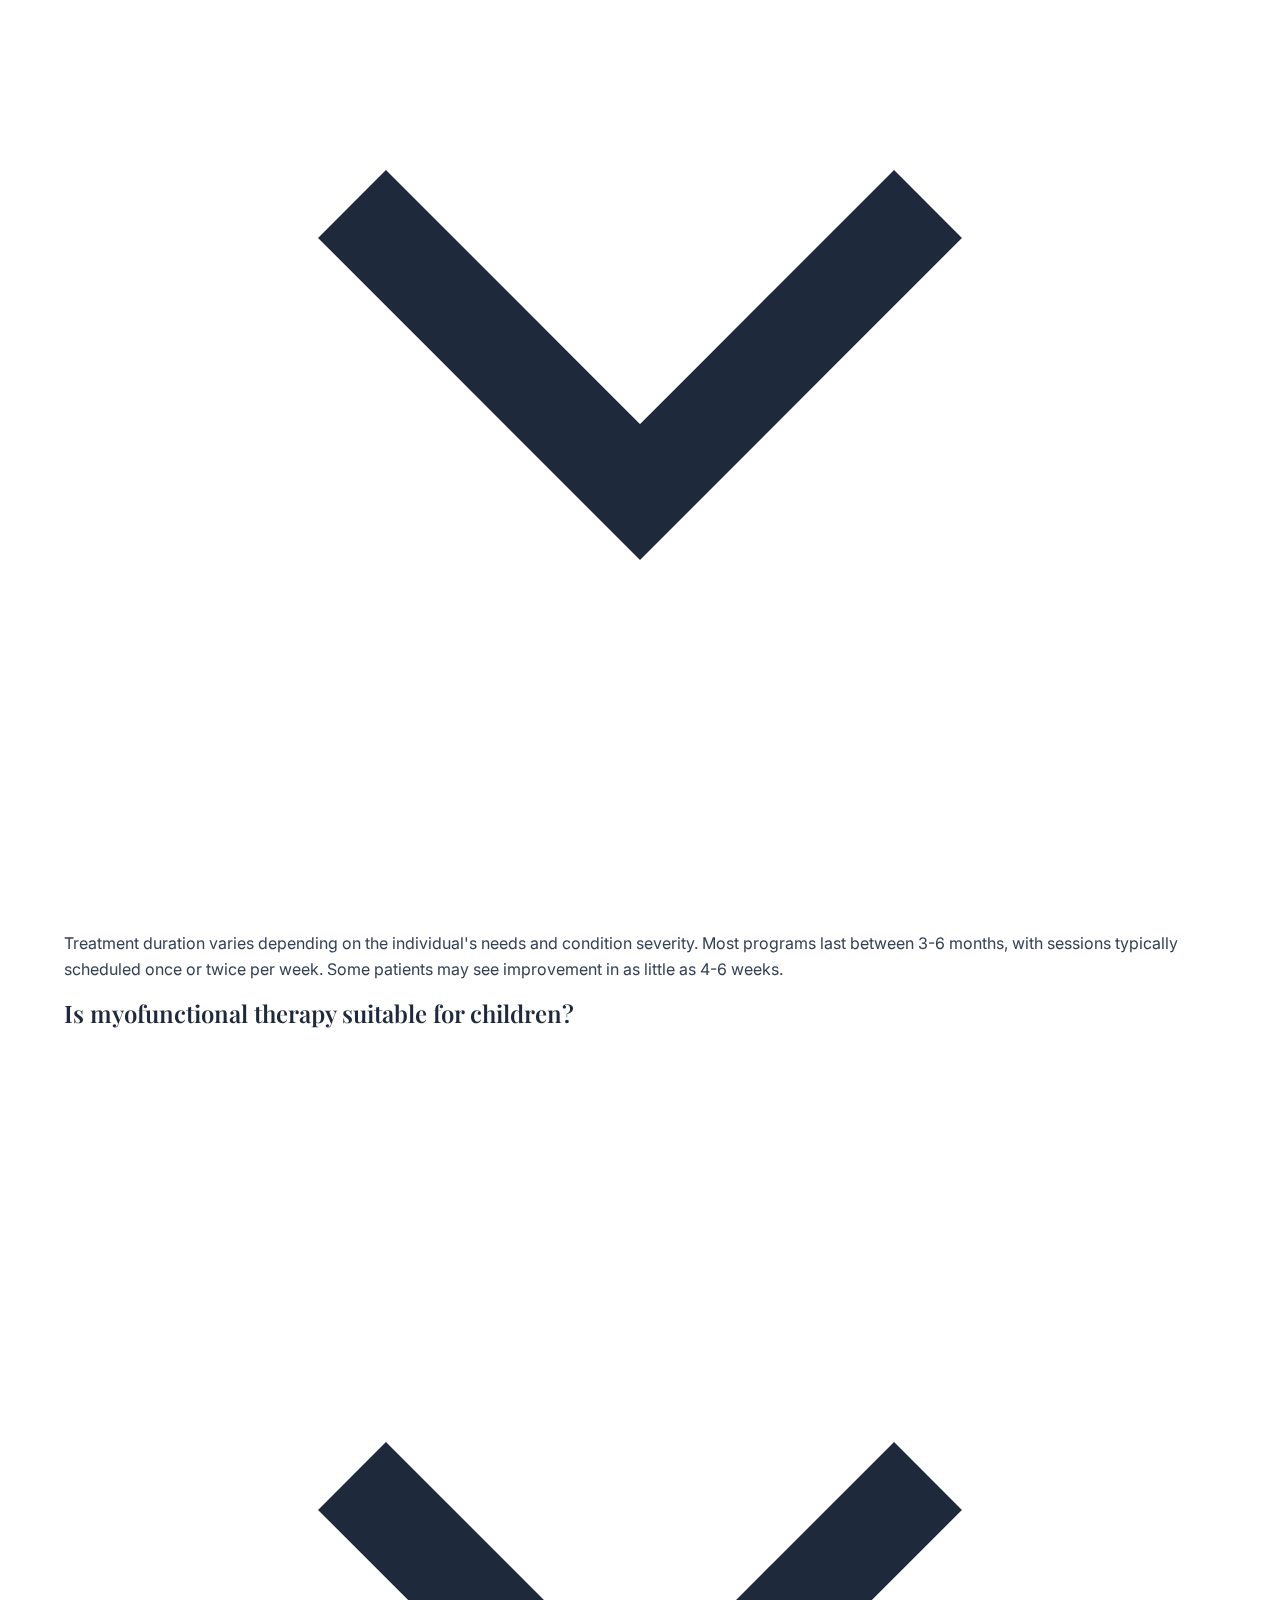
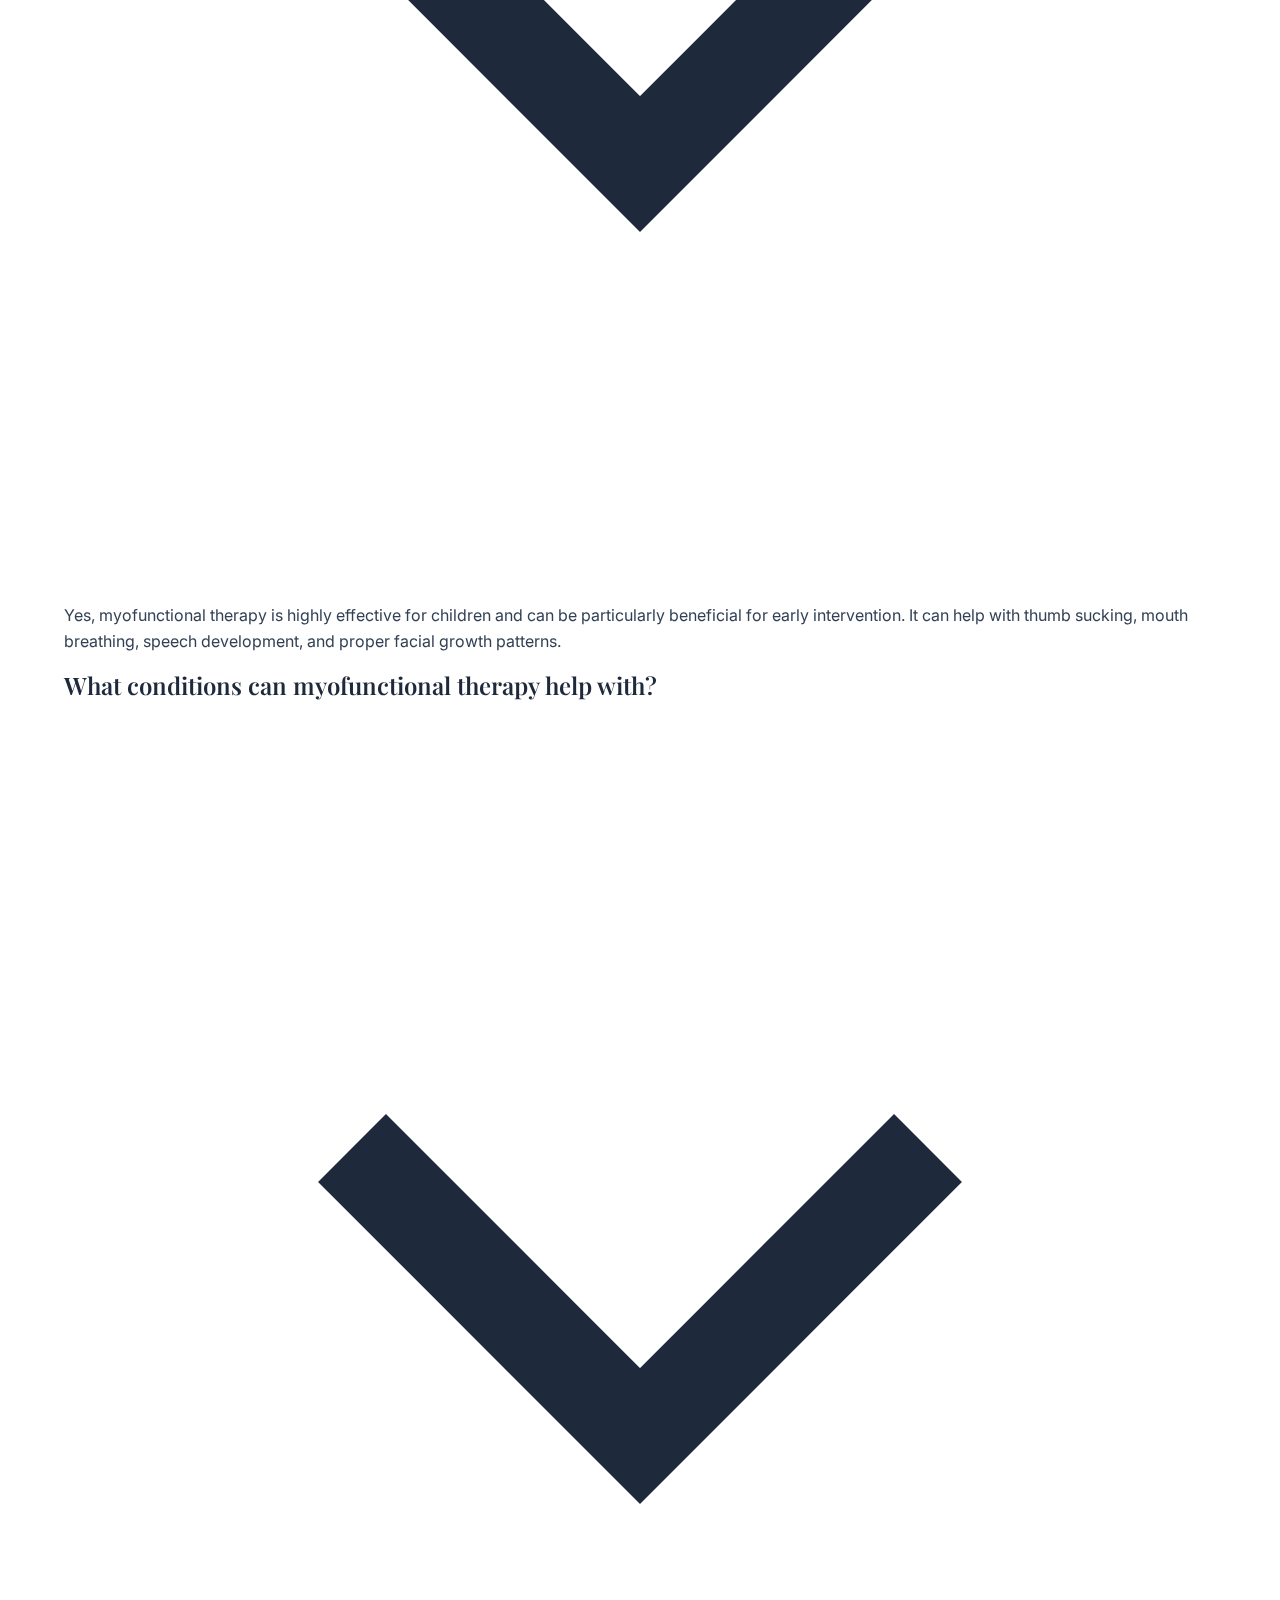
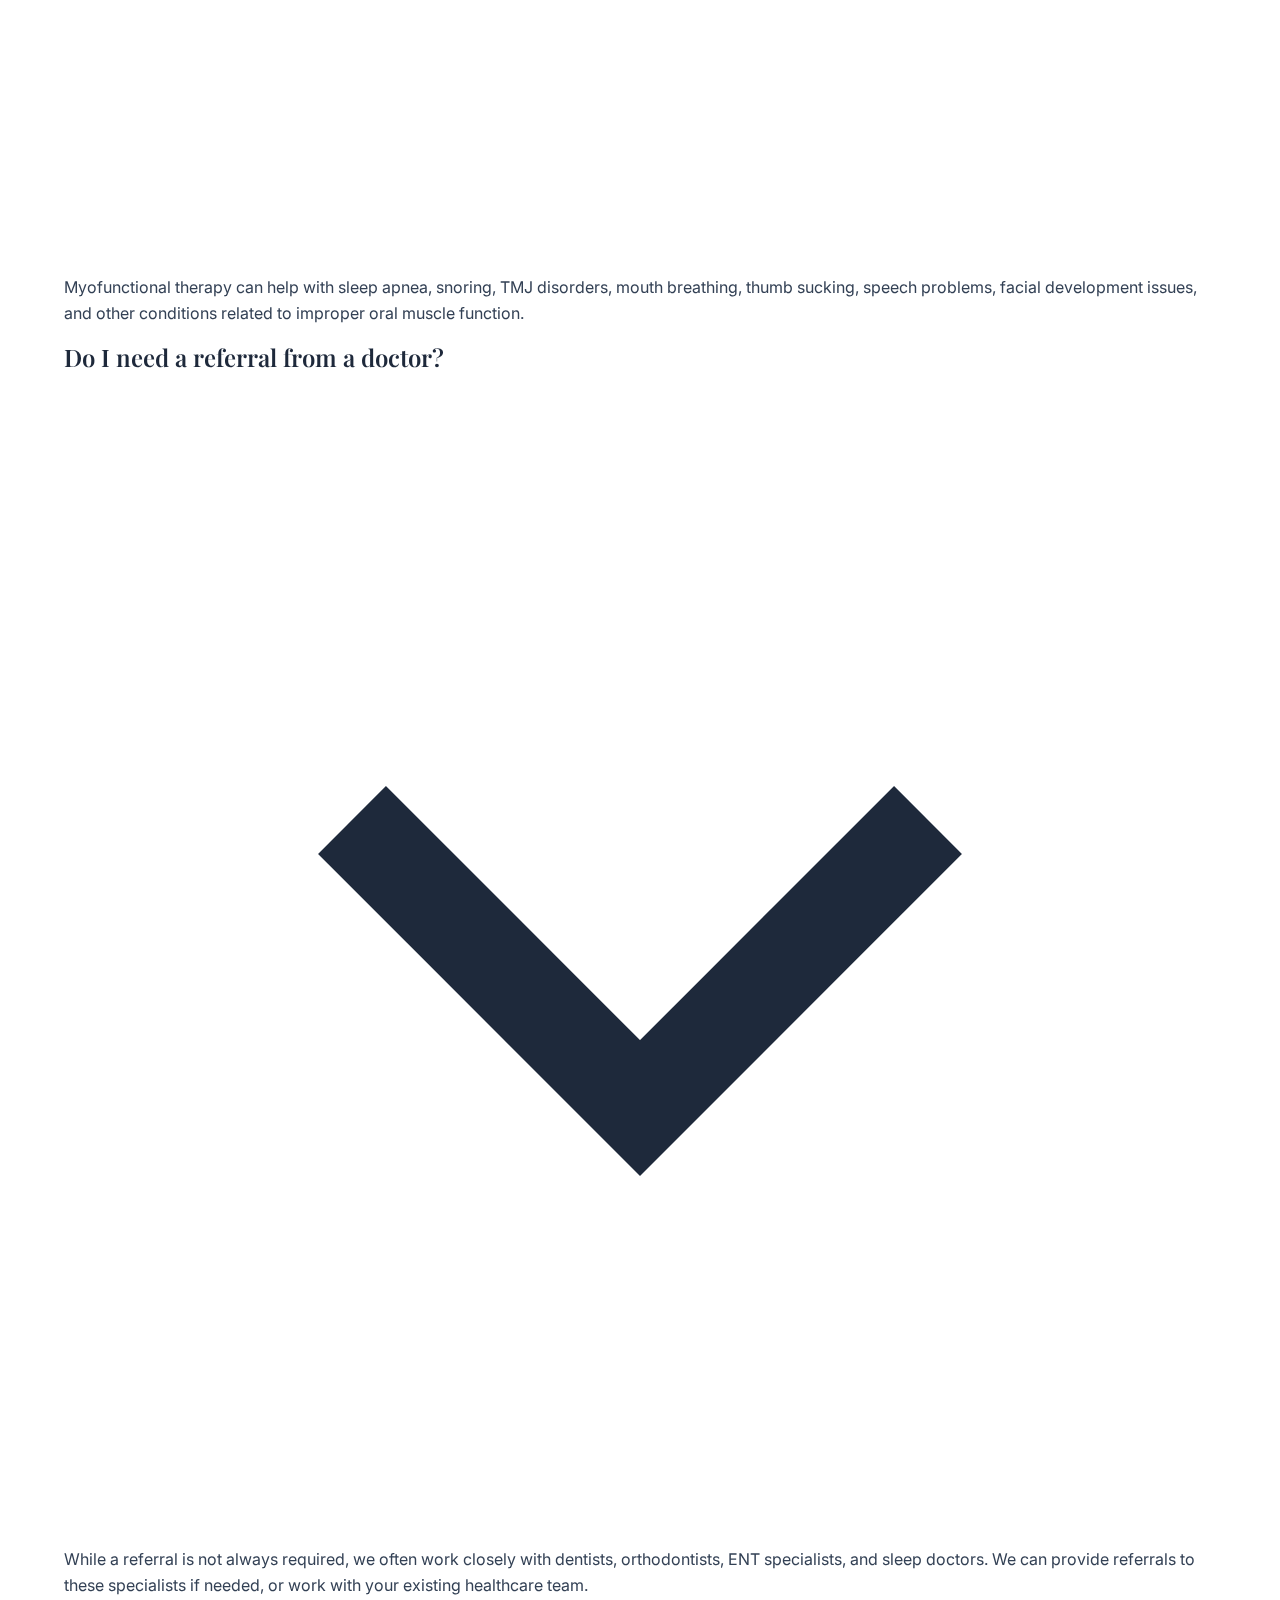
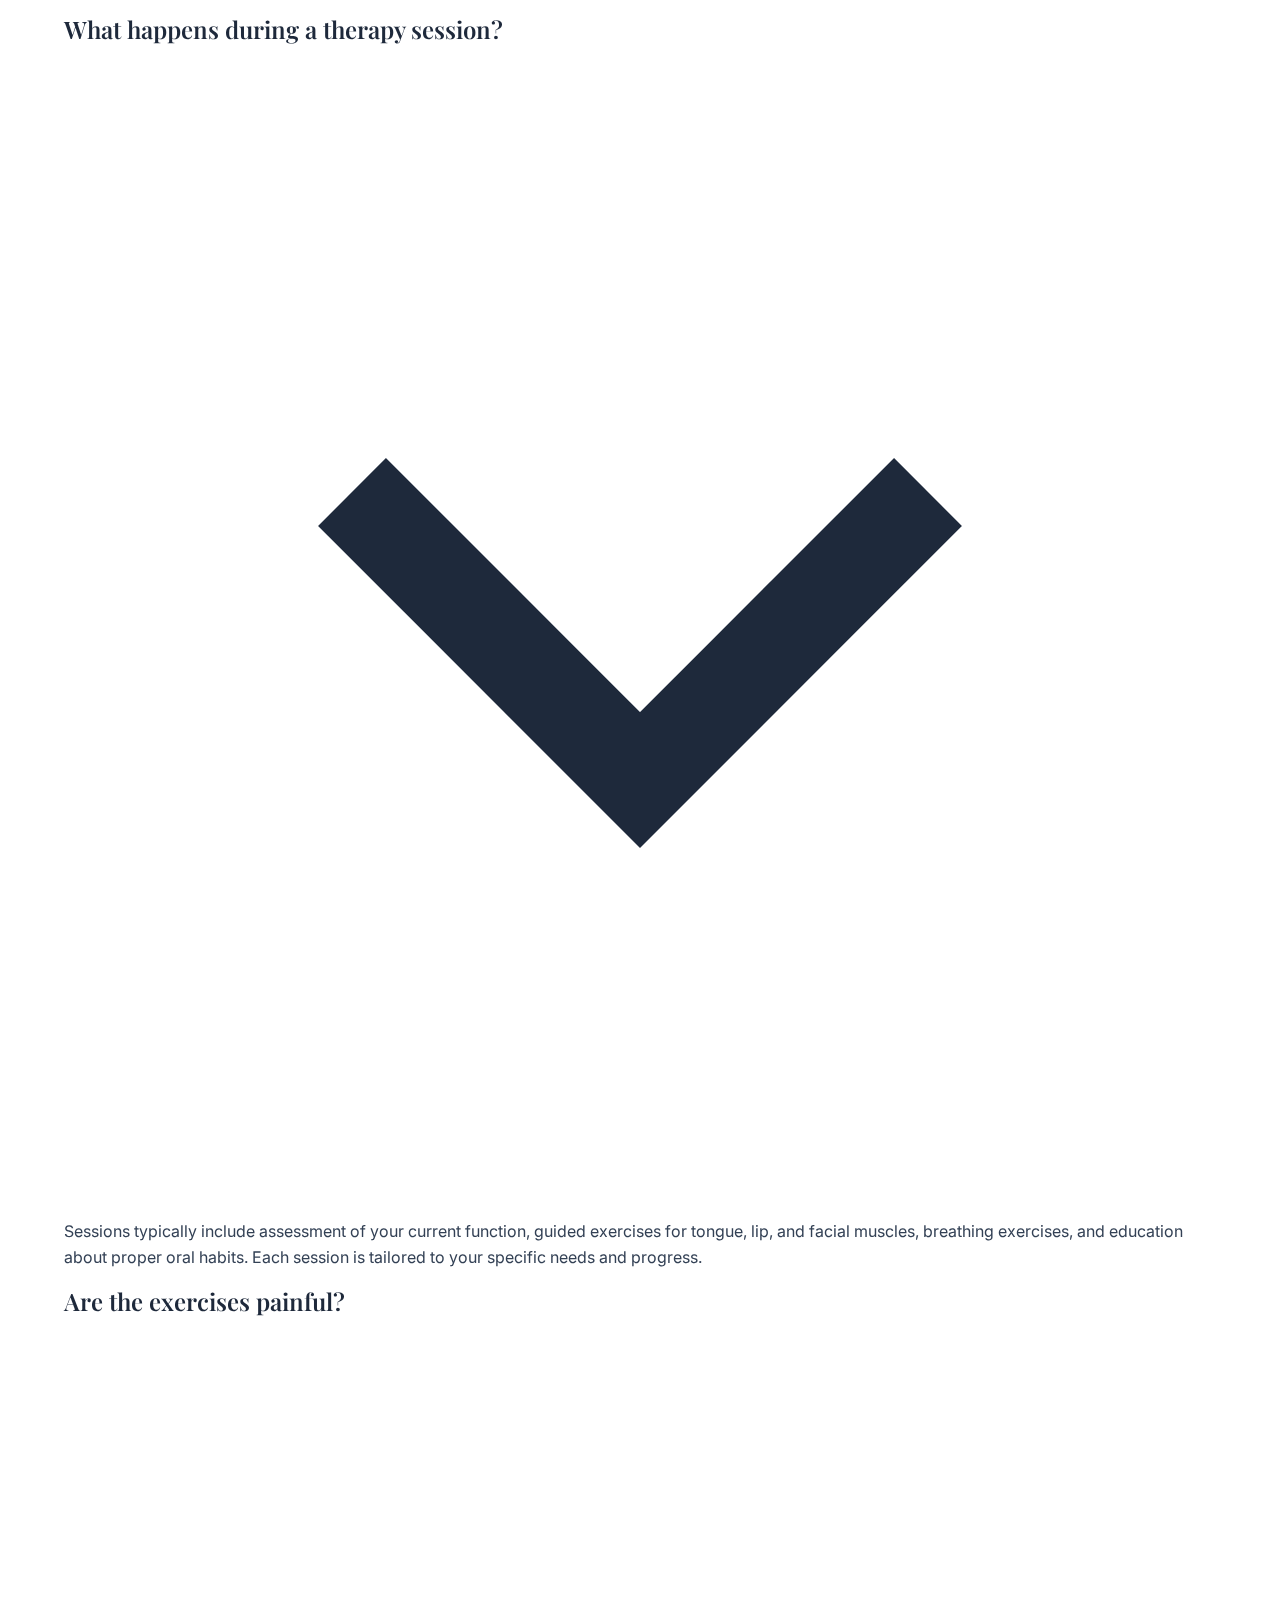
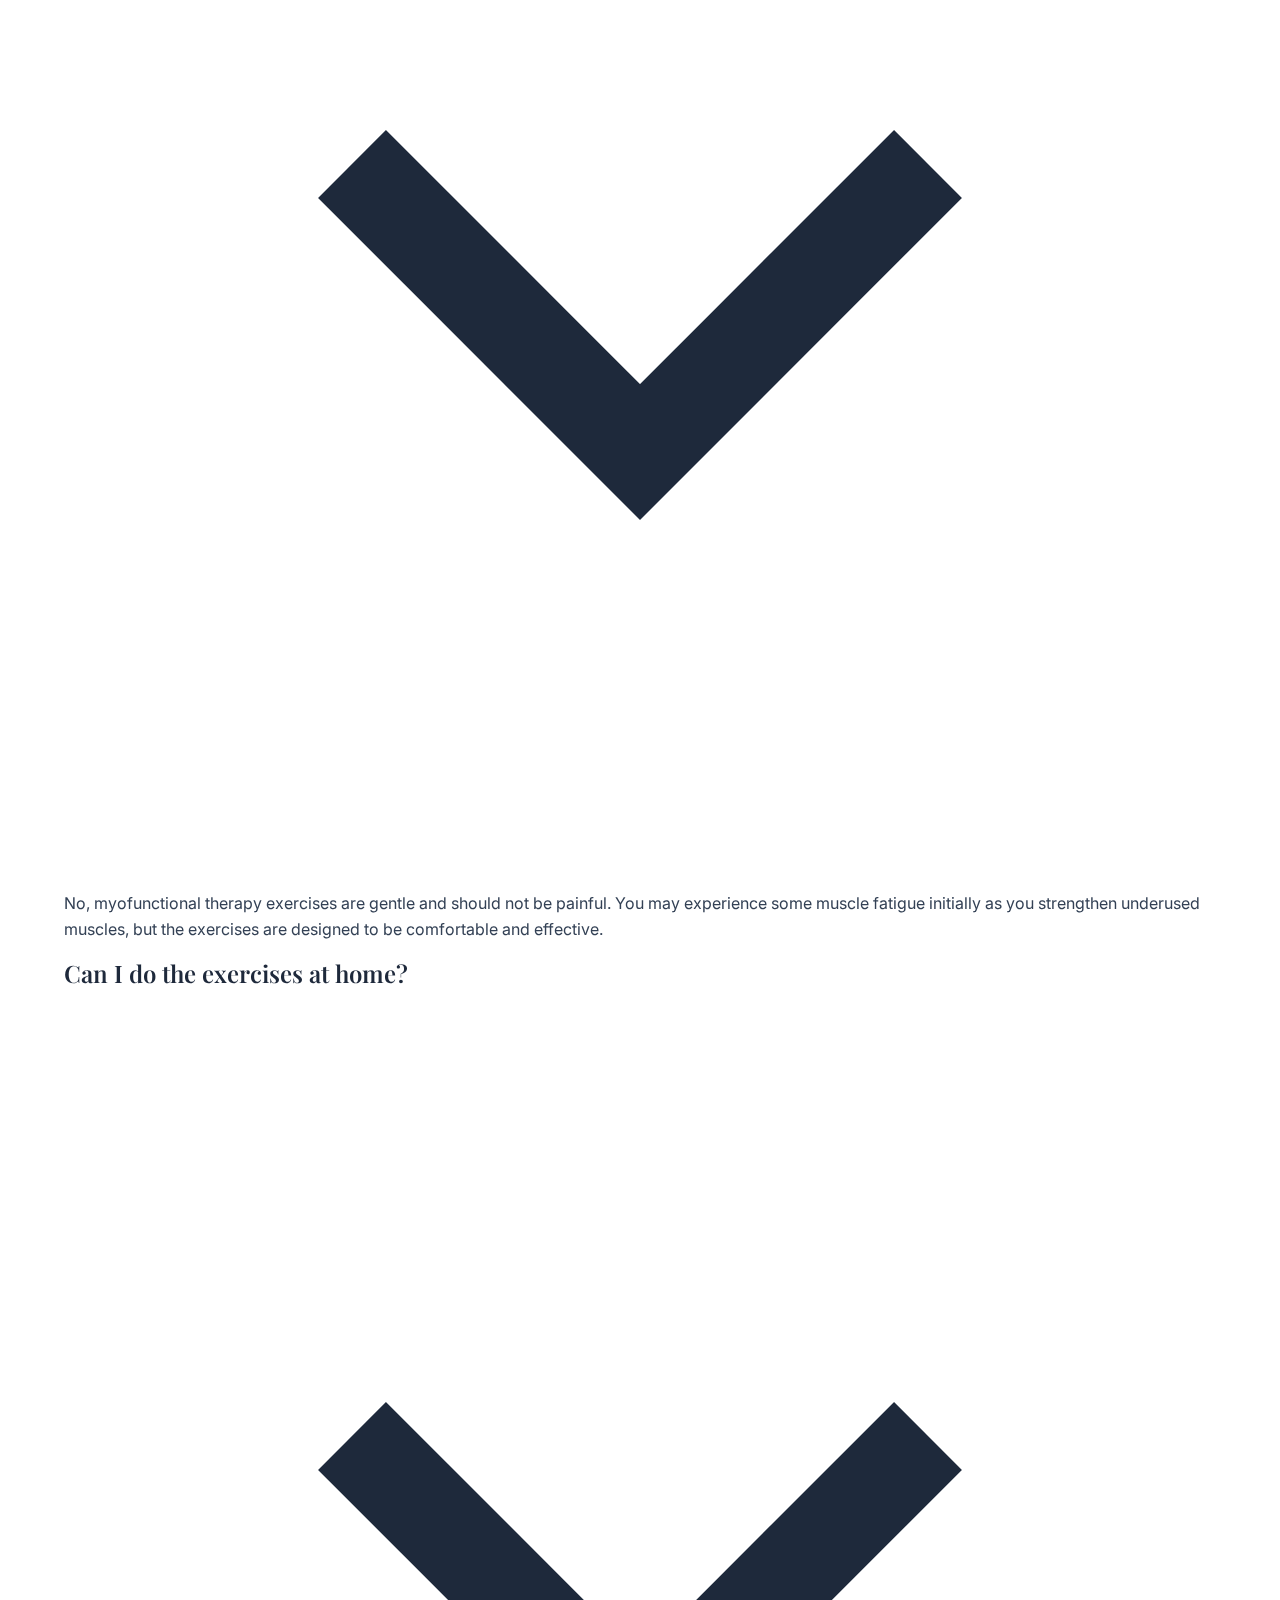
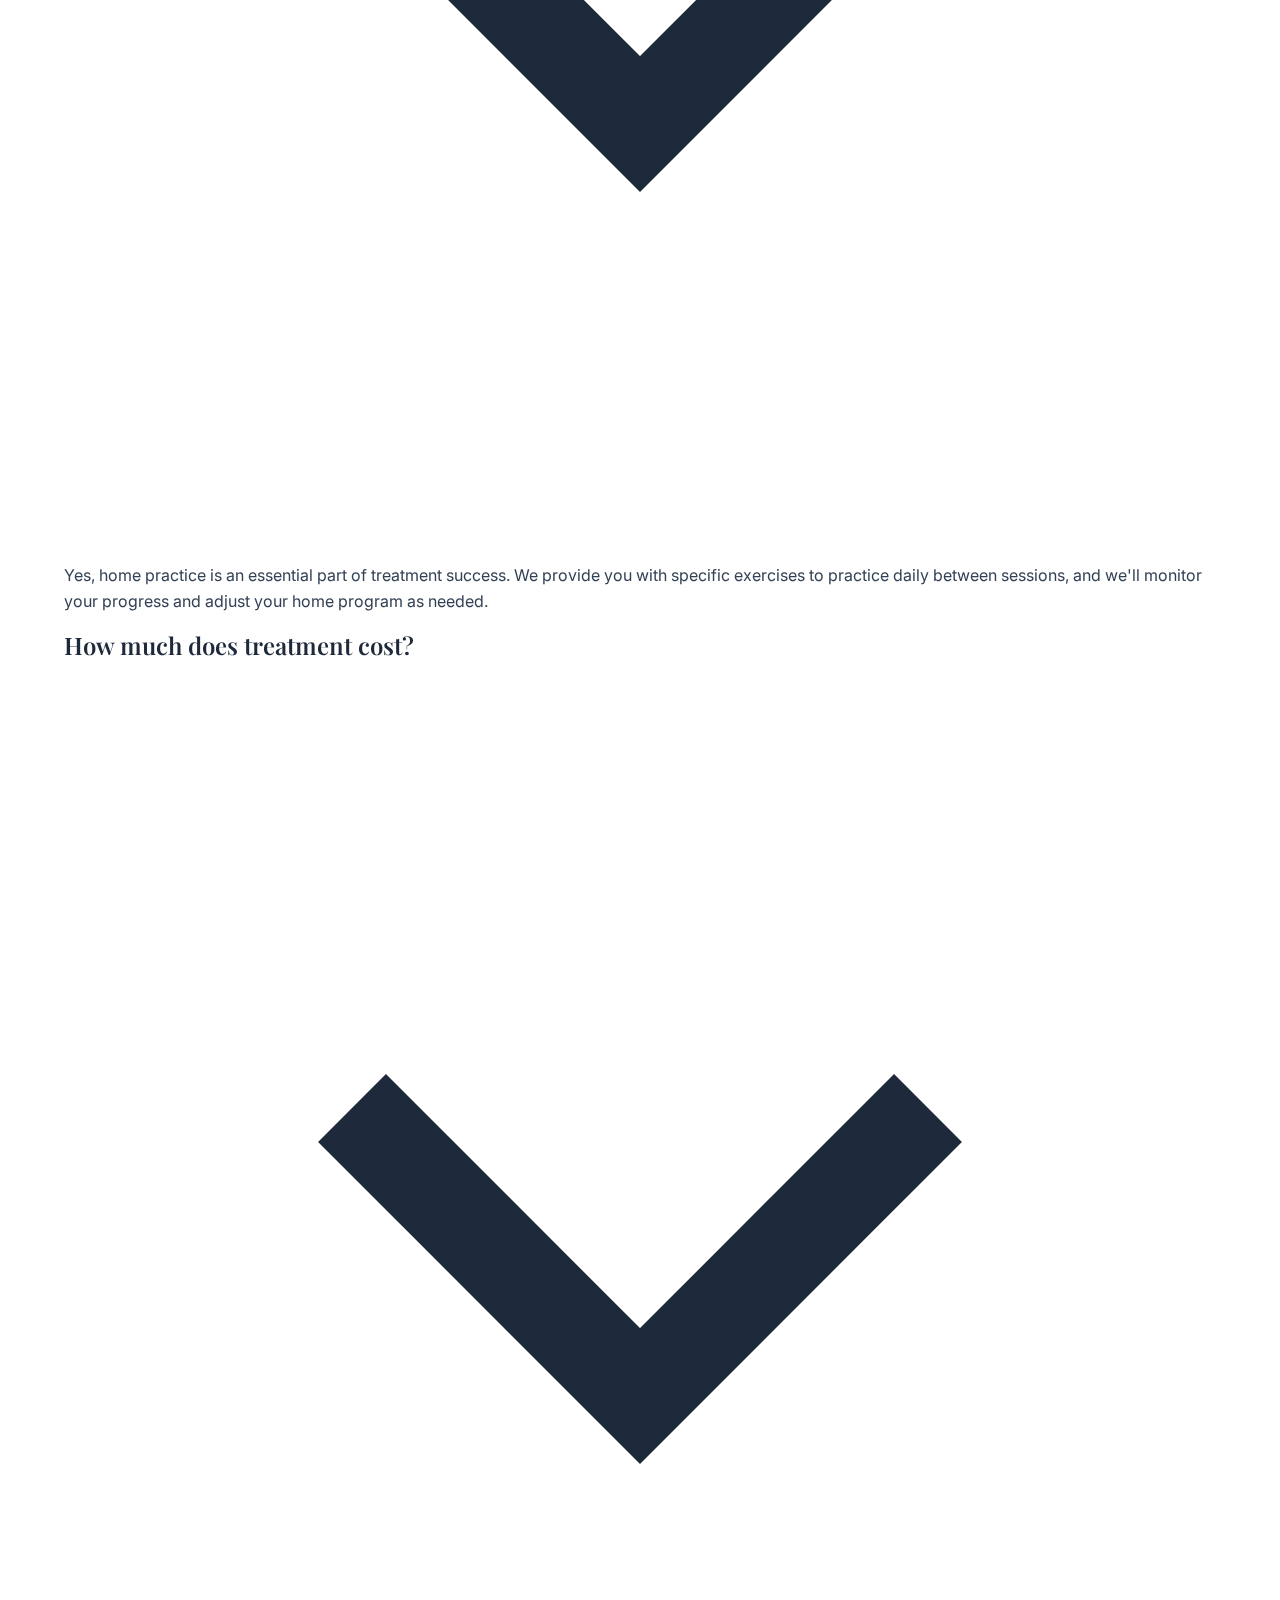
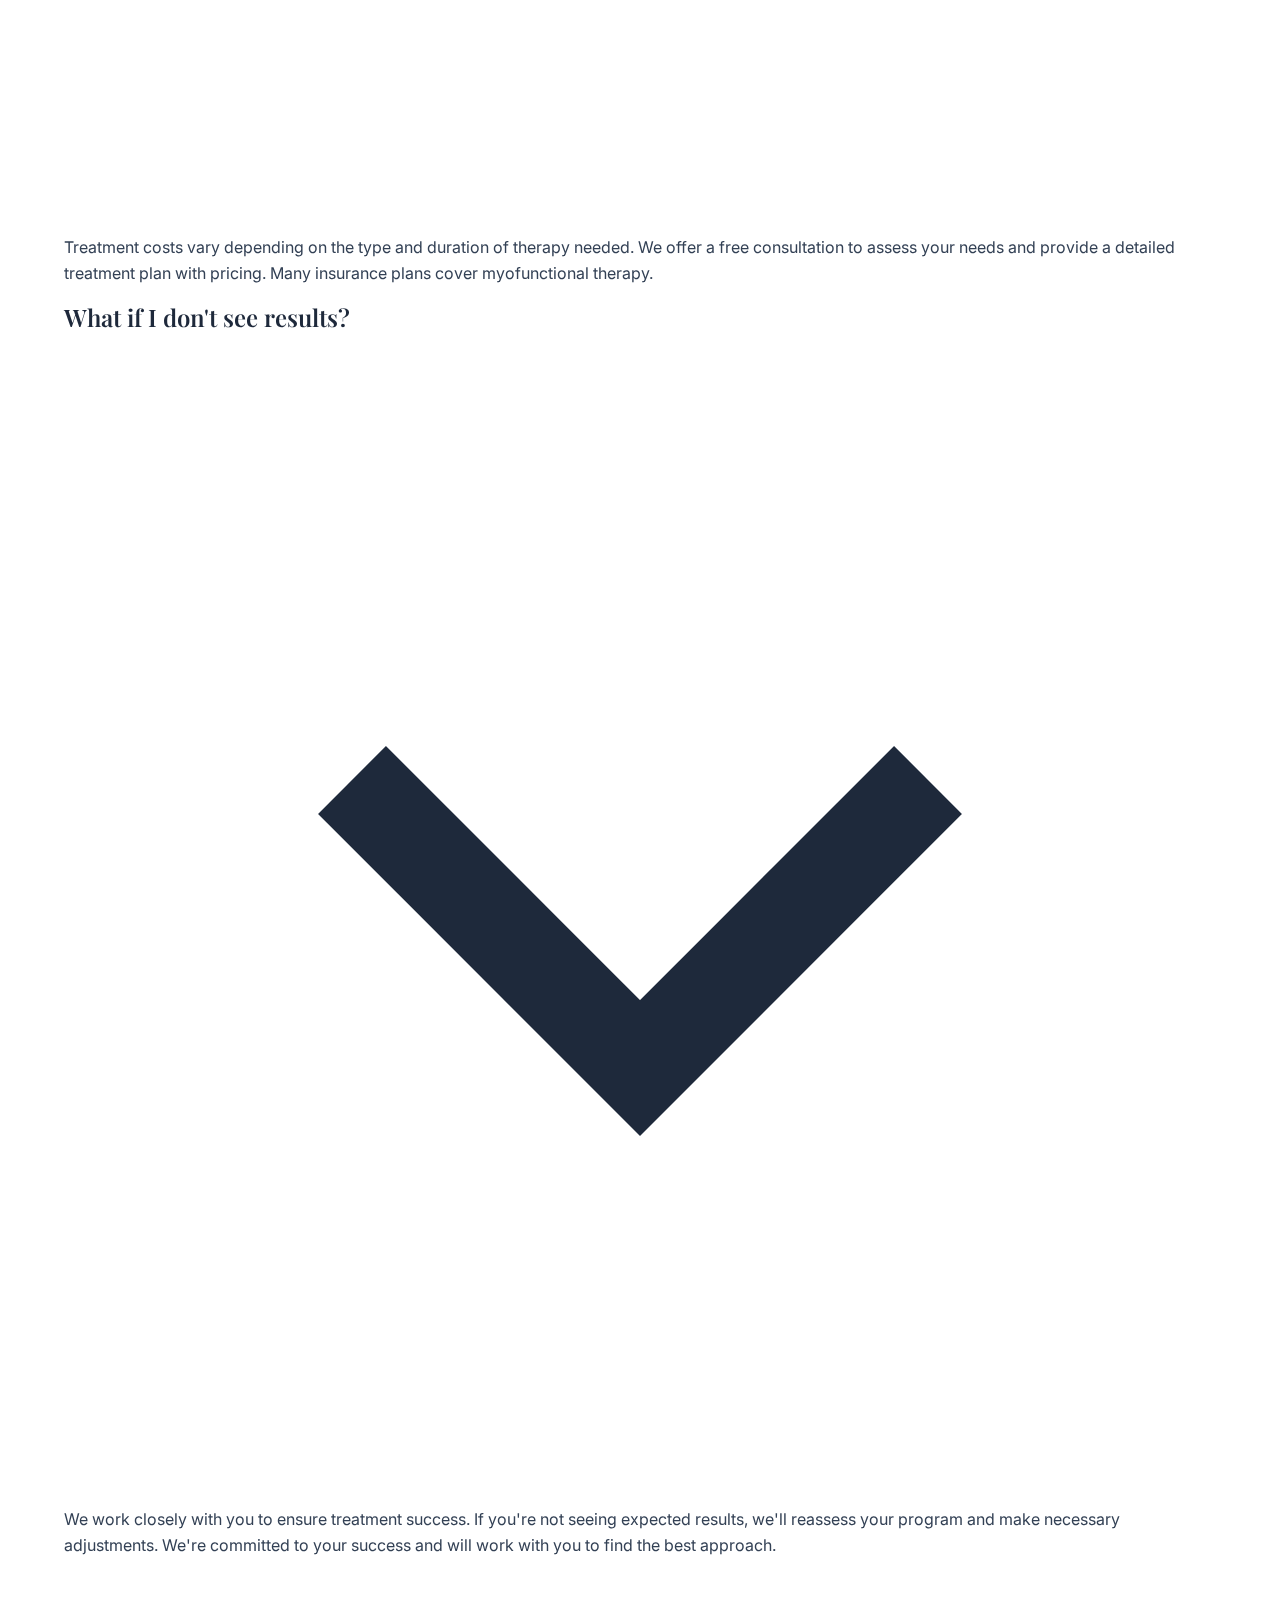
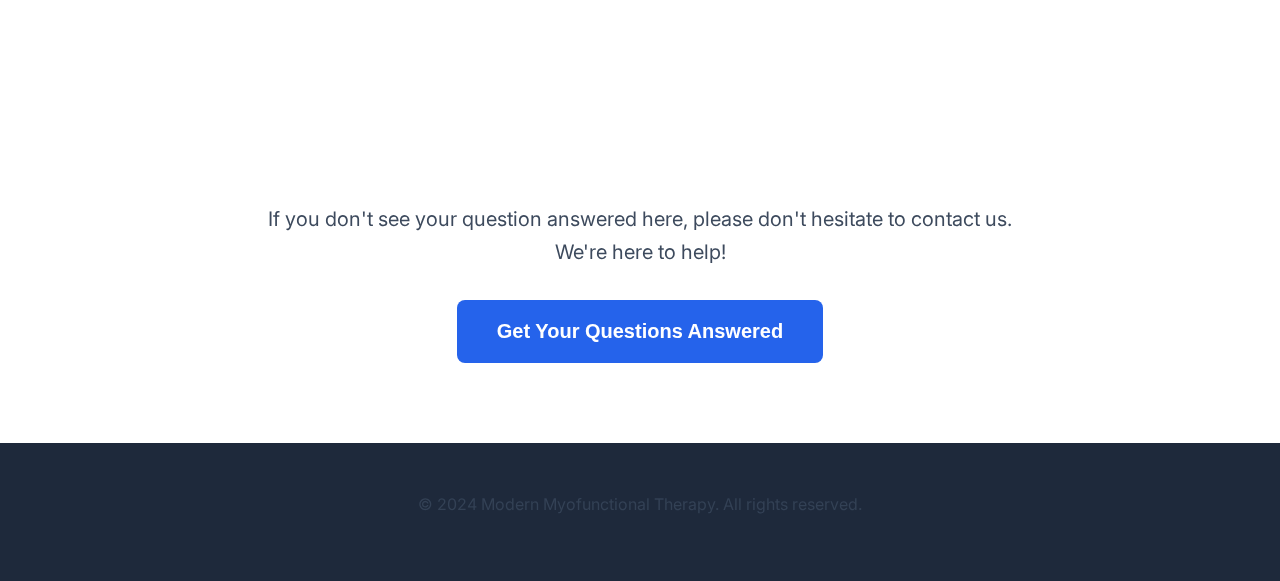
<file: faq.html>
<!DOCTYPE html>
<html lang="en">

<head>
    <meta charset="UTF-8">
    <meta name="viewport" content="width=device-width, initial-scale=1.0">
    <title>FAQ - Modern Myofunctional Therapy</title>
    <meta name="description"
        content="Frequently asked questions about myofunctional therapy, treatment process, and what to expect during your therapy sessions.">
    <link rel="stylesheet" href="assets/css/styles.css">

    <!-- Favicon -->
    <link rel="icon" type="image/svg+xml"
        href="data:image/svg+xml,%3Csvg xmlns='http://www.w3.org/2000/svg' viewBox='0 0 100 100'%3E%3Cdefs%3E%3ClinearGradient id='bg' x1='0%25' y1='0%25' x2='100%25' y2='100%25'%3E%3Cstop offset='0%25' style='stop-color:%234f46e5;stop-opacity:1' /%3E%3Cstop offset='50%25' style='stop-color:%238b5cf6;stop-opacity:1' /%3E%3Cstop offset='100%25' style='stop-color:%23ec4899;stop-opacity:1' /%3E%3C/linearGradient%3E%3CradialGradient id='glow' cx='50%25' cy='50%25' r='50%25'%3E%3Cstop offset='0%25' style='stop-color:%23ffffff;stop-opacity:0.3' /%3E%3Cstop offset='100%25' style='stop-color:%23ffffff;stop-opacity:0' /%3E%3C/radialGradient%3E%3C/defs%3E%3Ccircle cx='50' cy='50' r='45' fill='url(%23bg)' stroke='%23ffffff' stroke-width='2' opacity='0.9'/%3E%3Ccircle cx='50' cy='50' r='35' fill='url(%23glow)'/%3E%3Cpath d='M30 50 Q50 30 70 50 Q50 70 30 50' fill='%23ffffff' opacity='0.8'/%3E%3Ccircle cx='50' cy='50' r='8' fill='%23ffffff' opacity='0.9'/%3E%3C/svg%3E">
    <link rel="apple-touch-icon" sizes="180x180"
        href="data:image/svg+xml,%3Csvg xmlns='http://www.w3.org/2000/svg' viewBox='0 0 180 180'%3E%3Cdefs%3E%3ClinearGradient id='bg' x1='0%25' y1='0%25' x2='100%25' y2='100%25'%3E%3Cstop offset='0%25' style='stop-color:%234f46e5;stop-opacity:1' /%3E%3Cstop offset='50%25' style='stop-color:%238b5cf6;stop-opacity:1' /%3E%3Cstop offset='100%25' style='stop-color:%23ec4899;stop-opacity:1' /%3E%3C/linearGradient%3E%3CradialGradient id='glow' cx='50%25' cy='50%25' r='50%25'%3E%3Cstop offset='0%25' style='stop-color:%23ffffff;stop-opacity:0.3' /%3E%3Cstop offset='100%25' style='stop-color:%23ffffff;stop-opacity:0' /%3E%3C/radialGradient%3E%3C/defs%3E%3Ccircle cx='90' cy='90' r='81' fill='url(%23bg)' stroke='%23ffffff' stroke-width='3' opacity='0.9'/%3E%3Ccircle cx='90' cy='90' r='63' fill='url(%23glow)'/%3E%3Cpath d='M54 90 Q90 54 126 90 Q90 126 54 90' fill='%23ffffff' opacity='0.8'/%3E%3Ccircle cx='90' cy='90' r='14' fill='%23ffffff' opacity='0.9'/%3E%3C/svg%3E">
    <link rel="icon" type="image/png" sizes="32x32"
        href="data:image/svg+xml,%3Csvg xmlns='http://www.w3.org/2000/svg' viewBox='0 0 32 32'%3E%3Cdefs%3E%3ClinearGradient id='bg' x1='0%25' y1='0%25' x2='100%25' y2='100%25'%3E%3Cstop offset='0%25' style='stop-color:%234f46e5;stop-opacity:1' /%3E%3Cstop offset='50%25' style='stop-color:%238b5cf6;stop-opacity:1' /%3E%3Cstop offset='100%25' style='stop-color:%23ec4899;stop-opacity:1' /%3E%3C/linearGradient%3E%3CradialGradient id='glow' cx='50%25' cy='50%25' r='50%25'%3E%3Cstop offset='0%25' style='stop-color:%23ffffff;stop-opacity:0.3' /%3E%3Cstop offset='100%25' style='stop-color:%23ffffff;stop-opacity:0' /%3E%3C/radialGradient%3E%3C/defs%3E%3Ccircle cx='16' cy='16' r='14' fill='url(%23bg)' stroke='%23ffffff' stroke-width='1' opacity='0.9'/%3E%3Ccircle cx='16' cy='16' r='11' fill='url(%23glow)'/%3E%3Cpath d='M9 16 Q16 9 23 16 Q16 23 9 16' fill='%23ffffff' opacity='0.8'/%3E%3Ccircle cx='16' cy='16' r='2' fill='%23ffffff' opacity='0.9'/%3E%3C/svg%3E">
    <link rel="icon" type="image/png" sizes="16x16"
        href="data:image/svg+xml,%3Csvg xmlns='http://www.w3.org/2000/svg' viewBox='0 0 16 16'%3E%3Cdefs%3E%3ClinearGradient id='bg' x1='0%25' y1='0%25' x2='100%25' y2='100%25'%3E%3Cstop offset='0%25' style='stop-color:%234f46e5;stop-opacity:1' /%3E%3Cstop offset='50%25' style='stop-color:%238b5cf6;stop-opacity:1' /%3E%3Cstop offset='100%25' style='stop-color:%23ec4899;stop-opacity:1' /%3E%3C/linearGradient%3E%3CradialGradient id='glow' cx='50%25' cy='50%25' r='50%25'%3E%3Cstop offset='0%25' style='stop-color:%23ffffff;stop-opacity:0.3' /%3E%3Cstop offset='100%25' style='stop-color:%23ffffff;stop-opacity:0' /%3E%3C/radialGradient%3E%3C/defs%3E%3Ccircle cx='8' cy='8' r='7' fill='url(%23bg)' stroke='%23ffffff' stroke-width='0.5' opacity='0.9'/%3E%3Ccircle cx='8' cy='8' r='5' fill='url(%23glow)'/%3E%3Cpath d='M4 8 Q8 4 12 8 Q8 12 4 8' fill='%23ffffff' opacity='0.8'/%3E%3Ccircle cx='8' cy='8' r='1' fill='%23ffffff' opacity='0.9'/%3E%3C/svg%3E">
    <meta name="theme-color" content="#4f46e5">
    <link href="https://fonts.googleapis.com/css2?family=Inter:wght@400;500;600;700&display=swap" rel="stylesheet">
</head>

<body>
    <!-- Header -->
    <header class="header">
        <nav class="nav">
            <div class="nav-brand">
                <div class="logo">
                    <div class="logo-icon">
                        <svg viewBox="0 0 60 60" fill="none" xmlns="http://www.w3.org/2000/svg">
                            <!-- Breathing wave -->
                            <path d="M10 30 Q20 20 30 30 T50 30" stroke="currentColor" stroke-width="2" fill="none"
                                opacity="0.8" />
                            <path d="M10 35 Q20 25 30 35 T50 35" stroke="currentColor" stroke-width="1.5" fill="none"
                                opacity="0.6" />
                            <path d="M10 40 Q20 30 30 40 T50 40" stroke="currentColor" stroke-width="1" fill="none"
                                opacity="0.4" />
                            <!-- M letter with medical cross -->
                            <path
                                d="M15 15 L15 45 L20 45 L20 25 L25 35 L30 25 L30 45 L35 45 L35 15 L30 15 L25 25 L20 15 Z"
                                fill="currentColor" />
                            <!-- Small cross on top -->
                            <path d="M25 8 L25 12 M23 10 L27 10" stroke="currentColor" stroke-width="2"
                                stroke-linecap="round" />
                            <!-- Airflow dots -->
                            <circle cx="45" cy="20" r="2" fill="currentColor" opacity="0.6" />
                            <circle cx="48" cy="25" r="1.5" fill="currentColor" opacity="0.4" />
                            <circle cx="46" cy="30" r="1" fill="currentColor" opacity="0.3" />
                        </svg>
                    </div>
                    <div class="logo-text">
                        <span class="logo-main">Modern</span>
                        <span class="logo-sub">Myofunctional Therapy</span>
                    </div>
                </div>
            </div>
            <div class="nav-links" id="navLinks">
                <a href="index.html" class="nav-link">Home</a>
                <a href="services.html" class="nav-link">Services</a>
                <a href="about.html" class="nav-link">About</a>
                <a href="contact.html" class="nav-link">Contact</a>
                <a href="faq.html" class="nav-link active">FAQ</a>
                <button class="btn-primary nav-cta" onclick="openModal()">Book Free Consultation</button>
            </div>
            <div class="mobile-menu-toggle" id="mobileToggle" onclick="toggleMobileMenu()">
                <span></span>
                <span></span>
                <span></span>
            </div>
        </nav>
    </header>

    <!-- FAQ Hero -->
    <section class="faq-hero">
        <div class="container">
            <div class="faq-hero-content">
                <h1>Frequently Asked Questions</h1>
                <p>Find answers to common questions about myofunctional therapy and our treatment process.</p>
            </div>
        </div>
    </section>

    <!-- FAQ Content -->
    <section class="faq-content">
        <div class="container">
            <div class="faq-search">
                <div class="search-box">
                    <svg class="search-icon" viewBox="0 0 24 24" fill="none" stroke="currentColor" stroke-width="2">
                        <circle cx="11" cy="11" r="8" />
                        <path d="M21 21l-4.35-4.35" />
                    </svg>
                    <input type="text" id="faqSearch" placeholder="Search FAQ...">
                </div>
            </div>

            <div class="faq-accordion">
                <div class="faq-item">
                    <div class="faq-question">
                        <h3>What is myofunctional therapy?</h3>
                        <svg class="faq-icon" viewBox="0 0 24 24" fill="none" stroke="currentColor" stroke-width="2">
                            <path d="M6 9l6 6 6-6" />
                        </svg>
                    </div>
                    <div class="faq-answer">
                        <p>Myofunctional therapy is a specialized treatment that focuses on correcting improper muscle
                            function of the face, mouth, and throat. It involves exercises and techniques to retrain
                            these muscles for proper breathing, swallowing, and speaking patterns.</p>
                    </div>
                </div>

                <div class="faq-item">
                    <div class="faq-question">
                        <h3>How long does a typical treatment program last?</h3>
                        <svg class="faq-icon" viewBox="0 0 24 24" fill="none" stroke="currentColor" stroke-width="2">
                            <path d="M6 9l6 6 6-6" />
                        </svg>
                    </div>
                    <div class="faq-answer">
                        <p>Treatment duration varies depending on the individual's needs and condition severity. Most
                            programs last between 3-6 months, with sessions typically scheduled once or twice per week.
                            Some patients may see improvement in as little as 4-6 weeks.</p>
                    </div>
                </div>

                <div class="faq-item">
                    <div class="faq-question">
                        <h3>Is myofunctional therapy suitable for children?</h3>
                        <svg class="faq-icon" viewBox="0 0 24 24" fill="none" stroke="currentColor" stroke-width="2">
                            <path d="M6 9l6 6 6-6" />
                        </svg>
                    </div>
                    <div class="faq-answer">
                        <p>Yes, myofunctional therapy is highly effective for children and can be particularly
                            beneficial for early intervention. It can help with thumb sucking, mouth breathing, speech
                            development, and proper facial growth patterns.</p>
                    </div>
                </div>

                <div class="faq-item">
                    <div class="faq-question">
                        <h3>What conditions can myofunctional therapy help with?</h3>
                        <svg class="faq-icon" viewBox="0 0 24 24" fill="none" stroke="currentColor" stroke-width="2">
                            <path d="M6 9l6 6 6-6" />
                        </svg>
                    </div>
                    <div class="faq-answer">
                        <p>Myofunctional therapy can help with sleep apnea, snoring, TMJ disorders, mouth breathing,
                            thumb sucking, speech problems, facial development issues, and other conditions related to
                            improper oral muscle function.</p>
                    </div>
                </div>

                <div class="faq-item">
                    <div class="faq-question">
                        <h3>Do I need a referral from a doctor?</h3>
                        <svg class="faq-icon" viewBox="0 0 24 24" fill="none" stroke="currentColor" stroke-width="2">
                            <path d="M6 9l6 6 6-6" />
                        </svg>
                    </div>
                    <div class="faq-answer">
                        <p>While a referral is not always required, we often work closely with dentists, orthodontists,
                            ENT specialists, and sleep doctors. We can provide referrals to these specialists if needed,
                            or work with your existing healthcare team.</p>
                    </div>
                </div>

                <div class="faq-item">
                    <div class="faq-question">
                        <h3>What happens during a therapy session?</h3>
                        <svg class="faq-icon" viewBox="0 0 24 24" fill="none" stroke="currentColor" stroke-width="2">
                            <path d="M6 9l6 6 6-6" />
                        </svg>
                    </div>
                    <div class="faq-answer">
                        <p>Sessions typically include assessment of your current function, guided exercises for tongue,
                            lip, and facial muscles, breathing exercises, and education about proper oral habits. Each
                            session is tailored to your specific needs and progress.</p>
                    </div>
                </div>

                <div class="faq-item">
                    <div class="faq-question">
                        <h3>Are the exercises painful?</h3>
                        <svg class="faq-icon" viewBox="0 0 24 24" fill="none" stroke="currentColor" stroke-width="2">
                            <path d="M6 9l6 6 6-6" />
                        </svg>
                    </div>
                    <div class="faq-answer">
                        <p>No, myofunctional therapy exercises are gentle and should not be painful. You may experience
                            some muscle fatigue initially as you strengthen underused muscles, but the exercises are
                            designed to be comfortable and effective.</p>
                    </div>
                </div>

                <div class="faq-item">
                    <div class="faq-question">
                        <h3>Can I do the exercises at home?</h3>
                        <svg class="faq-icon" viewBox="0 0 24 24" fill="none" stroke="currentColor" stroke-width="2">
                            <path d="M6 9l6 6 6-6" />
                        </svg>
                    </div>
                    <div class="faq-answer">
                        <p>Yes, home practice is an essential part of treatment success. We provide you with specific
                            exercises to practice daily between sessions, and we'll monitor your progress and adjust
                            your home program as needed.</p>
                    </div>
                </div>

                <div class="faq-item">
                    <div class="faq-question">
                        <h3>How much does treatment cost?</h3>
                        <svg class="faq-icon" viewBox="0 0 24 24" fill="none" stroke="currentColor" stroke-width="2">
                            <path d="M6 9l6 6 6-6" />
                        </svg>
                    </div>
                    <div class="faq-answer">
                        <p>Treatment costs vary depending on the type and duration of therapy needed. We offer a free
                            consultation to assess your needs and provide a detailed treatment plan with pricing. Many
                            insurance plans cover myofunctional therapy.</p>
                    </div>
                </div>

                <div class="faq-item">
                    <div class="faq-question">
                        <h3>What if I don't see results?</h3>
                        <svg class="faq-icon" viewBox="0 0 24 24" fill="none" stroke="currentColor" stroke-width="2">
                            <path d="M6 9l6 6 6-6" />
                        </svg>
                    </div>
                    <div class="faq-answer">
                        <p>We work closely with you to ensure treatment success. If you're not seeing expected results,
                            we'll reassess your program and make necessary adjustments. We're committed to your success
                            and will work with you to find the best approach.</p>
                    </div>
                </div>
            </div>
        </div>
    </section>

    <!-- Contact CTA -->
    <section class="contact-cta">
        <div class="container">
            <div class="cta-content">
                <h2>Still Have Questions?</h2>
                <p>If you don't see your question answered here, please don't hesitate to contact us. We're here to
                    help!</p>
                <button class="btn-primary btn-large" onclick="openModal()">Get Your Questions Answered</button>
            </div>
        </div>
    </section>

    <!-- Footer -->
    <footer class="footer">
        <div class="container">
            <p>&copy; 2024 Modern Myofunctional Therapy. All rights reserved.</p>
        </div>
    </footer>

    <script src="script.js"></script>
    <script>
        // FAQ functionality
        document.addEventListener('DOMContentLoaded', function () {
            const faqItems = document.querySelectorAll('.faq-item');
            const searchInput = document.getElementById('faqSearch');

            // Toggle FAQ items
            faqItems.forEach(item => {
                const question = item.querySelector('.faq-question');
                const answer = item.querySelector('.faq-answer');
                const icon = item.querySelector('.faq-icon');

                question.addEventListener('click', () => {
                    const isActive = item.classList.contains('active');

                    // Close all other items
                    faqItems.forEach(otherItem => {
                        otherItem.classList.remove('active');
                        otherItem.querySelector('.faq-answer').style.maxHeight = null;
                        otherItem.querySelector('.faq-icon').style.transform = 'rotate(0deg)';
                    });

                    // Toggle current item
                    if (!isActive) {
                        item.classList.add('active');
                        answer.style.maxHeight = answer.scrollHeight + 'px';
                        icon.style.transform = 'rotate(180deg)';
                    }
                });
            });

            // Search functionality
            searchInput.addEventListener('input', function () {
                const searchTerm = this.value.toLowerCase();

                faqItems.forEach(item => {
                    const question = item.querySelector('.faq-question h3').textContent.toLowerCase();
                    const answer = item.querySelector('.faq-answer p').textContent.toLowerCase();

                    if (question.includes(searchTerm) || answer.includes(searchTerm)) {
                        item.style.display = 'block';
                    } else {
                        item.style.display = 'none';
                    }
                });
            });
        });
    </script>
</body>

</html>
</file>
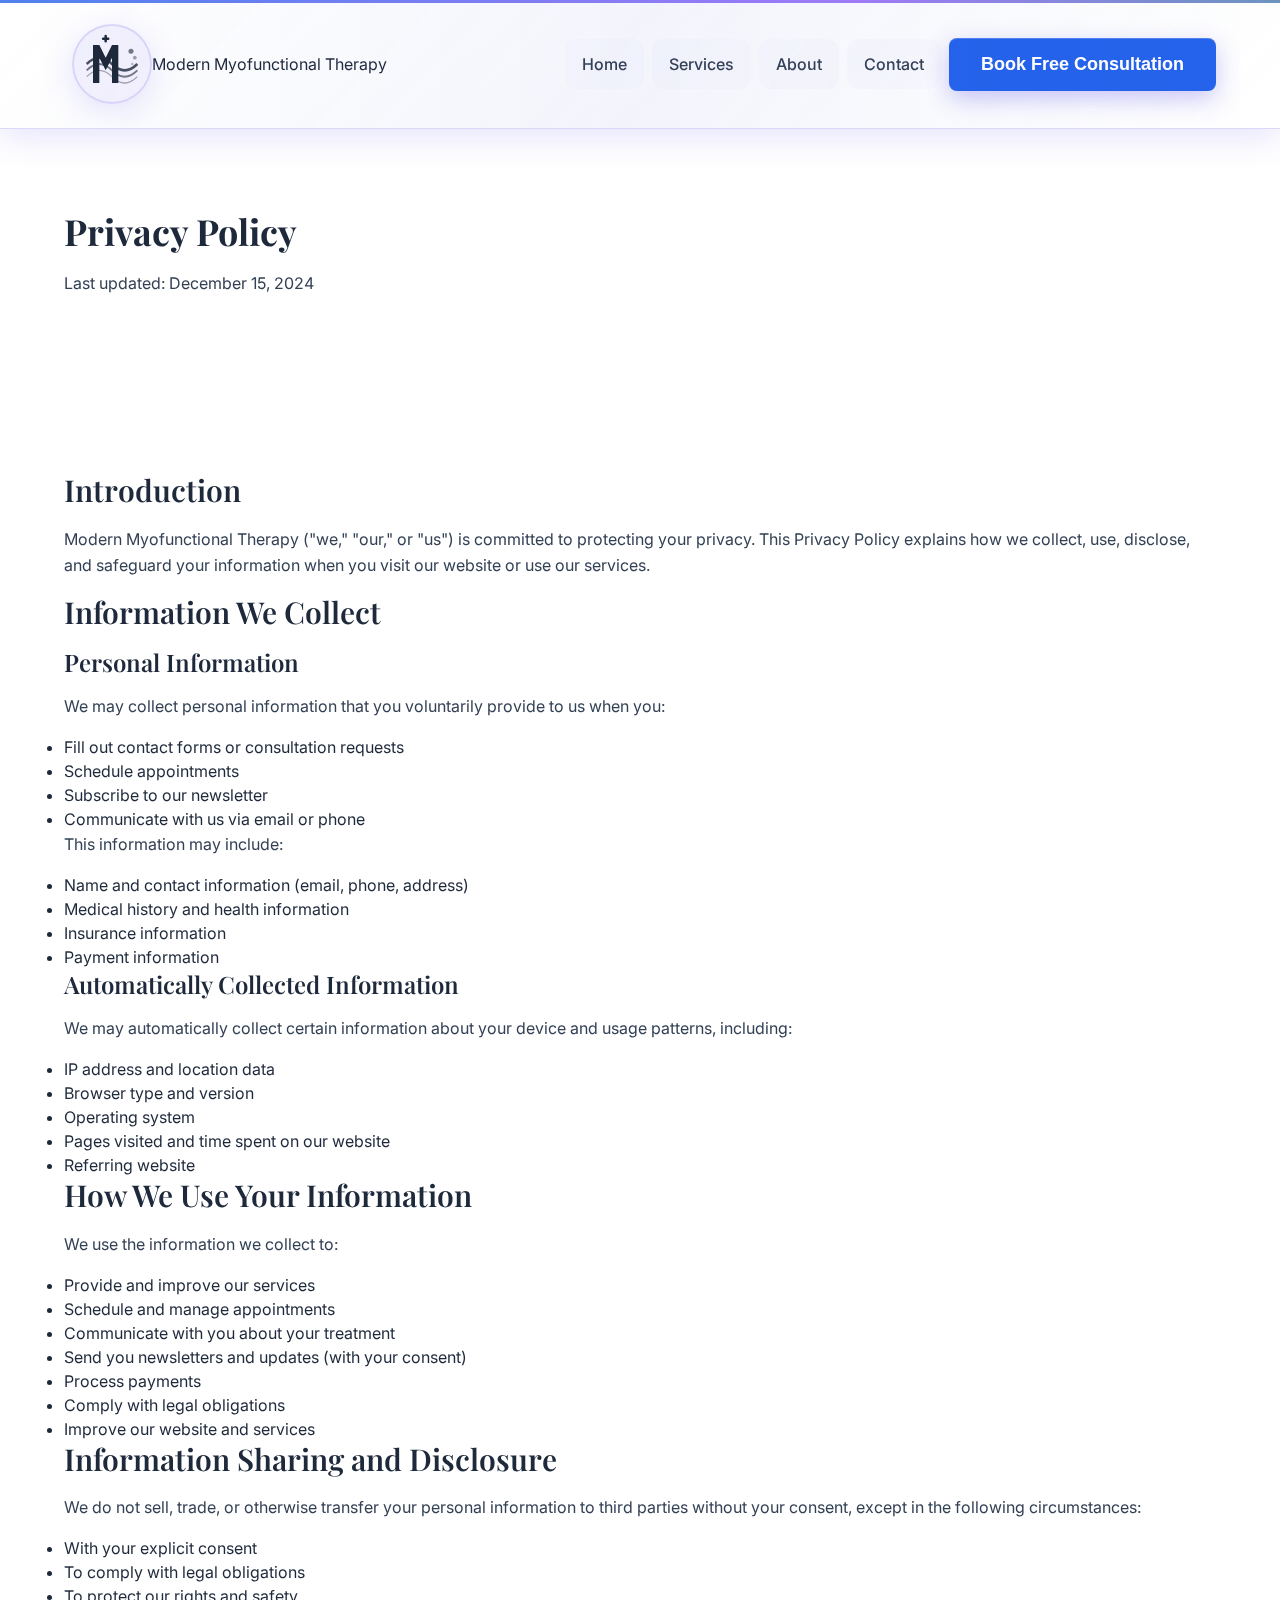
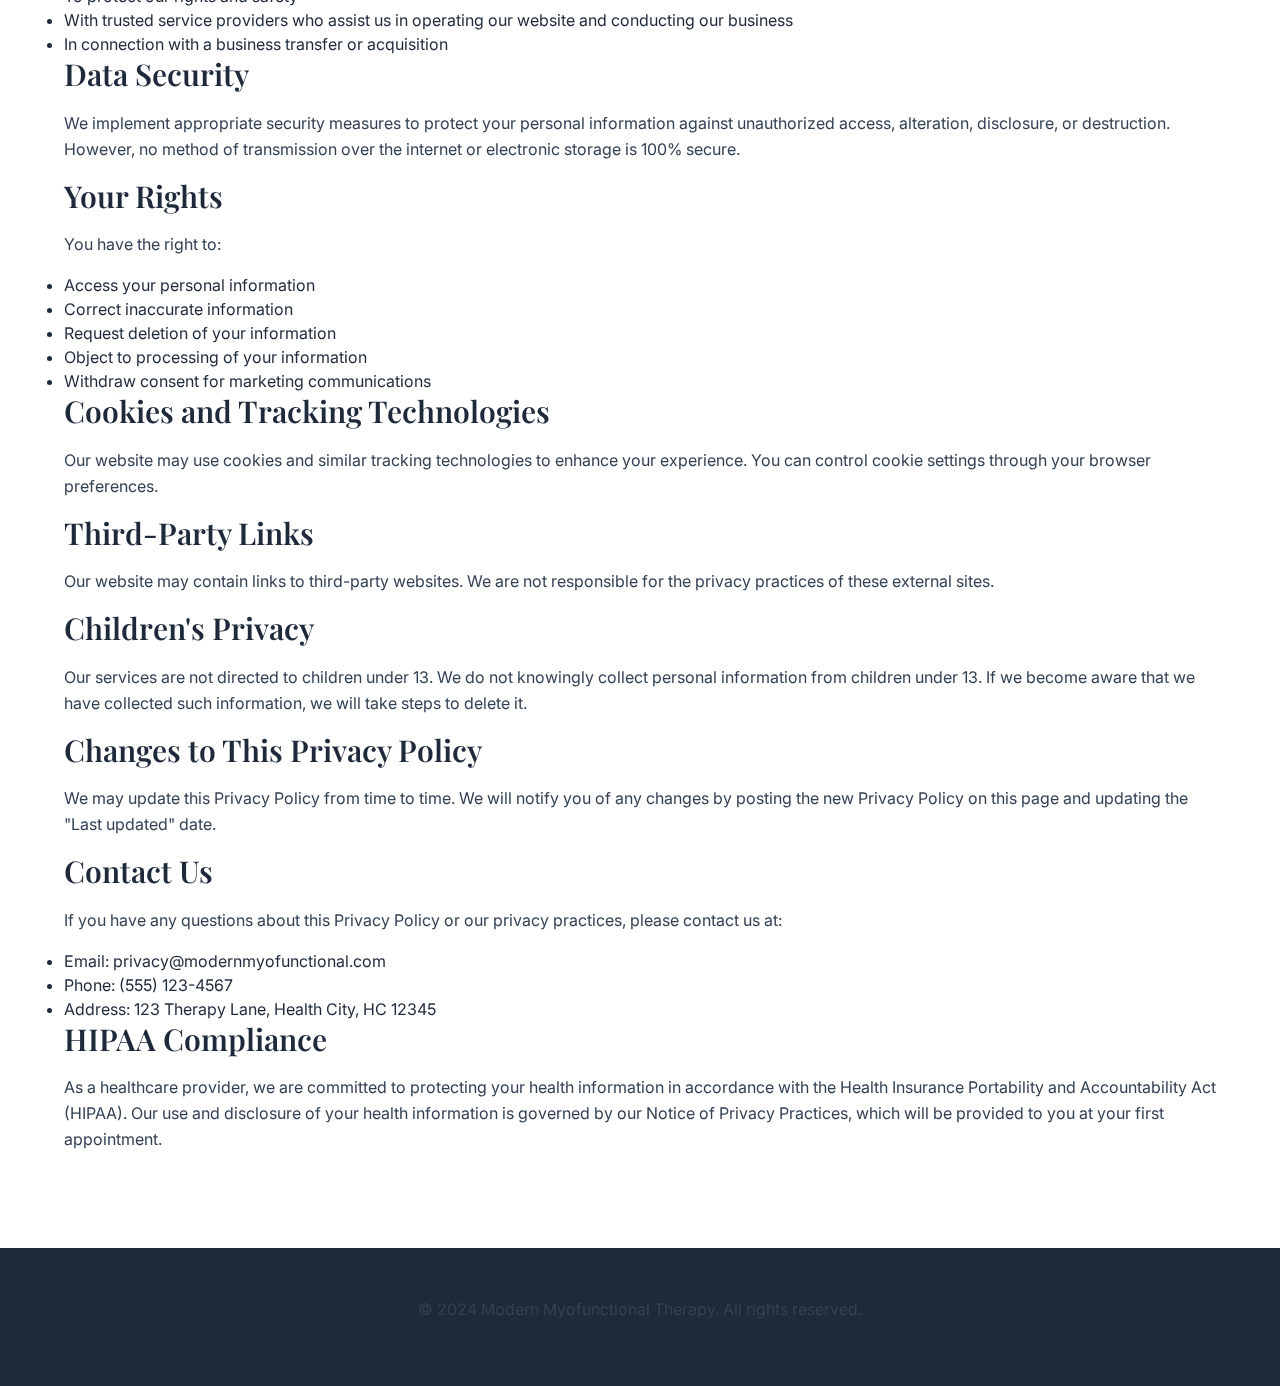
<file: privacy.html>
<!DOCTYPE html>
<html lang="en">

<head>
    <meta charset="UTF-8">
    <meta name="viewport" content="width=device-width, initial-scale=1.0">
    <title>Privacy Policy - Modern Myofunctional Therapy</title>
    <meta name="description"
        content="Privacy policy for Modern Myofunctional Therapy. Learn how we collect, use, and protect your personal information.">
    <link rel="stylesheet" href="assets/css/styles.css">

    <!-- Favicon -->
    <link rel="icon" type="image/svg+xml"
        href="data:image/svg+xml,%3Csvg xmlns='http://www.w3.org/2000/svg' viewBox='0 0 100 100'%3E%3Cdefs%3E%3ClinearGradient id='bg' x1='0%25' y1='0%25' x2='100%25' y2='100%25'%3E%3Cstop offset='0%25' style='stop-color:%234f46e5;stop-opacity:1' /%3E%3Cstop offset='50%25' style='stop-color:%238b5cf6;stop-opacity:1' /%3E%3Cstop offset='100%25' style='stop-color:%23ec4899;stop-opacity:1' /%3E%3C/linearGradient%3E%3CradialGradient id='glow' cx='50%25' cy='50%25' r='50%25'%3E%3Cstop offset='0%25' style='stop-color:%23ffffff;stop-opacity:0.3' /%3E%3Cstop offset='100%25' style='stop-color:%23ffffff;stop-opacity:0' /%3E%3C/radialGradient%3E%3C/defs%3E%3Ccircle cx='50' cy='50' r='45' fill='url(%23bg)' stroke='%23ffffff' stroke-width='2' opacity='0.9'/%3E%3Ccircle cx='50' cy='50' r='35' fill='url(%23glow)'/%3E%3Cpath d='M30 50 Q50 30 70 50 Q50 70 30 50' fill='%23ffffff' opacity='0.8'/%3E%3Ccircle cx='50' cy='50' r='8' fill='%23ffffff' opacity='0.9'/%3E%3C/svg%3E">
    <link rel="apple-touch-icon" sizes="180x180"
        href="data:image/svg+xml,%3Csvg xmlns='http://www.w3.org/2000/svg' viewBox='0 0 180 180'%3E%3Cdefs%3E%3ClinearGradient id='bg' x1='0%25' y1='0%25' x2='100%25' y2='100%25'%3E%3Cstop offset='0%25' style='stop-color:%234f46e5;stop-opacity:1' /%3E%3Cstop offset='50%25' style='stop-color:%238b5cf6;stop-opacity:1' /%3E%3Cstop offset='100%25' style='stop-color:%23ec4899;stop-opacity:1' /%3E%3C/linearGradient%3E%3CradialGradient id='glow' cx='50%25' cy='50%25' r='50%25'%3E%3Cstop offset='0%25' style='stop-color:%23ffffff;stop-opacity:0.3' /%3E%3Cstop offset='100%25' style='stop-color:%23ffffff;stop-opacity:0' /%3E%3C/radialGradient%3E%3C/defs%3E%3Ccircle cx='90' cy='90' r='81' fill='url(%23bg)' stroke='%23ffffff' stroke-width='3' opacity='0.9'/%3E%3Ccircle cx='90' cy='90' r='63' fill='url(%23glow)'/%3E%3Cpath d='M54 90 Q90 54 126 90 Q90 126 54 90' fill='%23ffffff' opacity='0.8'/%3E%3Ccircle cx='90' cy='90' r='14' fill='%23ffffff' opacity='0.9'/%3E%3C/svg%3E">
    <link rel="icon" type="image/png" sizes="32x32"
        href="data:image/svg+xml,%3Csvg xmlns='http://www.w3.org/2000/svg' viewBox='0 0 32 32'%3E%3Cdefs%3E%3ClinearGradient id='bg' x1='0%25' y1='0%25' x2='100%25' y2='100%25'%3E%3Cstop offset='0%25' style='stop-color:%234f46e5;stop-opacity:1' /%3E%3Cstop offset='50%25' style='stop-color:%238b5cf6;stop-opacity:1' /%3E%3Cstop offset='100%25' style='stop-color:%23ec4899;stop-opacity:1' /%3E%3C/linearGradient%3E%3CradialGradient id='glow' cx='50%25' cy='50%25' r='50%25'%3E%3Cstop offset='0%25' style='stop-color:%23ffffff;stop-opacity:0.3' /%3E%3Cstop offset='100%25' style='stop-color:%23ffffff;stop-opacity:0' /%3E%3C/radialGradient%3E%3C/defs%3E%3Ccircle cx='16' cy='16' r='14' fill='url(%23bg)' stroke='%23ffffff' stroke-width='1' opacity='0.9'/%3E%3Ccircle cx='16' cy='16' r='11' fill='url(%23glow)'/%3E%3Cpath d='M9 16 Q16 9 23 16 Q16 23 9 16' fill='%23ffffff' opacity='0.8'/%3E%3Ccircle cx='16' cy='16' r='2' fill='%23ffffff' opacity='0.9'/%3E%3C/svg%3E">
    <link rel="icon" type="image/png" sizes="16x16"
        href="data:image/svg+xml,%3Csvg xmlns='http://www.w3.org/2000/svg' viewBox='0 0 16 16'%3E%3Cdefs%3E%3ClinearGradient id='bg' x1='0%25' y1='0%25' x2='100%25' y2='100%25'%3E%3Cstop offset='0%25' style='stop-color:%234f46e5;stop-opacity:1' /%3E%3Cstop offset='50%25' style='stop-color:%238b5cf6;stop-opacity:1' /%3E%3Cstop offset='100%25' style='stop-color:%23ec4899;stop-opacity:1' /%3E%3C/linearGradient%3E%3CradialGradient id='glow' cx='50%25' cy='50%25' r='50%25'%3E%3Cstop offset='0%25' style='stop-color:%23ffffff;stop-opacity:0.3' /%3E%3Cstop offset='100%25' style='stop-color:%23ffffff;stop-opacity:0' /%3E%3C/radialGradient%3E%3C/defs%3E%3Ccircle cx='8' cy='8' r='7' fill='url(%23bg)' stroke='%23ffffff' stroke-width='0.5' opacity='0.9'/%3E%3Ccircle cx='8' cy='8' r='5' fill='url(%23glow)'/%3E%3Cpath d='M4 8 Q8 4 12 8 Q8 12 4 8' fill='%23ffffff' opacity='0.8'/%3E%3Ccircle cx='8' cy='8' r='1' fill='%23ffffff' opacity='0.9'/%3E%3C/svg%3E">
    <meta name="theme-color" content="#4f46e5">
    <link href="https://fonts.googleapis.com/css2?family=Inter:wght@400;500;600;700&display=swap" rel="stylesheet">
</head>

<body>
    <!-- Header -->
    <header class="header">
        <nav class="nav">
            <div class="nav-brand">
                <div class="logo">
                    <div class="logo-icon">
                        <svg viewBox="0 0 60 60" fill="none" xmlns="http://www.w3.org/2000/svg">
                            <!-- Breathing wave -->
                            <path d="M10 30 Q20 20 30 30 T50 30" stroke="currentColor" stroke-width="2" fill="none"
                                opacity="0.8" />
                            <path d="M10 35 Q20 25 30 35 T50 35" stroke="currentColor" stroke-width="1.5" fill="none"
                                opacity="0.6" />
                            <path d="M10 40 Q20 30 30 40 T50 40" stroke="currentColor" stroke-width="1" fill="none"
                                opacity="0.4" />
                            <!-- M letter with medical cross -->
                            <path
                                d="M15 15 L15 45 L20 45 L20 25 L25 35 L30 25 L30 45 L35 45 L35 15 L30 15 L25 25 L20 15 Z"
                                fill="currentColor" />
                            <!-- Small cross on top -->
                            <path d="M25 8 L25 12 M23 10 L27 10" stroke="currentColor" stroke-width="2"
                                stroke-linecap="round" />
                            <!-- Airflow dots -->
                            <circle cx="45" cy="20" r="2" fill="currentColor" opacity="0.6" />
                            <circle cx="48" cy="25" r="1.5" fill="currentColor" opacity="0.4" />
                            <circle cx="46" cy="30" r="1" fill="currentColor" opacity="0.3" />
                        </svg>
                    </div>
                    <div class="logo-text">
                        <span class="logo-main">Modern</span>
                        <span class="logo-sub">Myofunctional Therapy</span>
                    </div>
                </div>
            </div>
            <div class="nav-links" id="navLinks">
                <a href="index.html" class="nav-link">Home</a>
                <a href="services.html" class="nav-link">Services</a>
                <a href="about.html" class="nav-link">About</a>
                <a href="contact.html" class="nav-link">Contact</a>
                <button class="btn-primary nav-cta" onclick="openModal()">Book Free Consultation</button>
            </div>
            <div class="mobile-menu-toggle" id="mobileToggle" onclick="toggleMobileMenu()">
                <span></span>
                <span></span>
                <span></span>
            </div>
        </nav>
    </header>

    <!-- Privacy Hero -->
    <section class="privacy-hero">
        <div class="container">
            <div class="privacy-hero-content">
                <h1>Privacy Policy</h1>
                <p>Last updated: December 15, 2024</p>
            </div>
        </div>
    </section>

    <!-- Privacy Content -->
    <section class="privacy-content">
        <div class="container">
            <div class="privacy-text">
                <h2>Introduction</h2>
                <p>Modern Myofunctional Therapy ("we," "our," or "us") is committed to protecting your privacy. This
                    Privacy Policy explains how we collect, use, disclose, and safeguard your information when you visit
                    our website or use our services.</p>

                <h2>Information We Collect</h2>
                <h3>Personal Information</h3>
                <p>We may collect personal information that you voluntarily provide to us when you:</p>
                <ul>
                    <li>Fill out contact forms or consultation requests</li>
                    <li>Schedule appointments</li>
                    <li>Subscribe to our newsletter</li>
                    <li>Communicate with us via email or phone</li>
                </ul>
                <p>This information may include:</p>
                <ul>
                    <li>Name and contact information (email, phone, address)</li>
                    <li>Medical history and health information</li>
                    <li>Insurance information</li>
                    <li>Payment information</li>
                </ul>

                <h3>Automatically Collected Information</h3>
                <p>We may automatically collect certain information about your device and usage patterns, including:</p>
                <ul>
                    <li>IP address and location data</li>
                    <li>Browser type and version</li>
                    <li>Operating system</li>
                    <li>Pages visited and time spent on our website</li>
                    <li>Referring website</li>
                </ul>

                <h2>How We Use Your Information</h2>
                <p>We use the information we collect to:</p>
                <ul>
                    <li>Provide and improve our services</li>
                    <li>Schedule and manage appointments</li>
                    <li>Communicate with you about your treatment</li>
                    <li>Send you newsletters and updates (with your consent)</li>
                    <li>Process payments</li>
                    <li>Comply with legal obligations</li>
                    <li>Improve our website and services</li>
                </ul>

                <h2>Information Sharing and Disclosure</h2>
                <p>We do not sell, trade, or otherwise transfer your personal information to third parties without your
                    consent, except in the following circumstances:</p>
                <ul>
                    <li>With your explicit consent</li>
                    <li>To comply with legal obligations</li>
                    <li>To protect our rights and safety</li>
                    <li>With trusted service providers who assist us in operating our website and conducting our
                        business</li>
                    <li>In connection with a business transfer or acquisition</li>
                </ul>

                <h2>Data Security</h2>
                <p>We implement appropriate security measures to protect your personal information against unauthorized
                    access, alteration, disclosure, or destruction. However, no method of transmission over the internet
                    or electronic storage is 100% secure.</p>

                <h2>Your Rights</h2>
                <p>You have the right to:</p>
                <ul>
                    <li>Access your personal information</li>
                    <li>Correct inaccurate information</li>
                    <li>Request deletion of your information</li>
                    <li>Object to processing of your information</li>
                    <li>Withdraw consent for marketing communications</li>
                </ul>

                <h2>Cookies and Tracking Technologies</h2>
                <p>Our website may use cookies and similar tracking technologies to enhance your experience. You can
                    control cookie settings through your browser preferences.</p>

                <h2>Third-Party Links</h2>
                <p>Our website may contain links to third-party websites. We are not responsible for the privacy
                    practices of these external sites.</p>

                <h2>Children's Privacy</h2>
                <p>Our services are not directed to children under 13. We do not knowingly collect personal information
                    from children under 13. If we become aware that we have collected such information, we will take
                    steps to delete it.</p>

                <h2>Changes to This Privacy Policy</h2>
                <p>We may update this Privacy Policy from time to time. We will notify you of any changes by posting the
                    new Privacy Policy on this page and updating the "Last updated" date.</p>

                <h2>Contact Us</h2>
                <p>If you have any questions about this Privacy Policy or our privacy practices, please contact us at:
                </p>
                <ul>
                    <li>Email: privacy@modernmyofunctional.com</li>
                    <li>Phone: (555) 123-4567</li>
                    <li>Address: 123 Therapy Lane, Health City, HC 12345</li>
                </ul>

                <h2>HIPAA Compliance</h2>
                <p>As a healthcare provider, we are committed to protecting your health information in accordance with
                    the Health Insurance Portability and Accountability Act (HIPAA). Our use and disclosure of your
                    health information is governed by our Notice of Privacy Practices, which will be provided to you at
                    your first appointment.</p>
            </div>
        </div>
    </section>

    <!-- Footer -->
    <footer class="footer">
        <div class="container">
            <p>&copy; 2024 Modern Myofunctional Therapy. All rights reserved.</p>
        </div>
    </footer>

    <script src="script.js"></script>
</body>

</html>
</file>
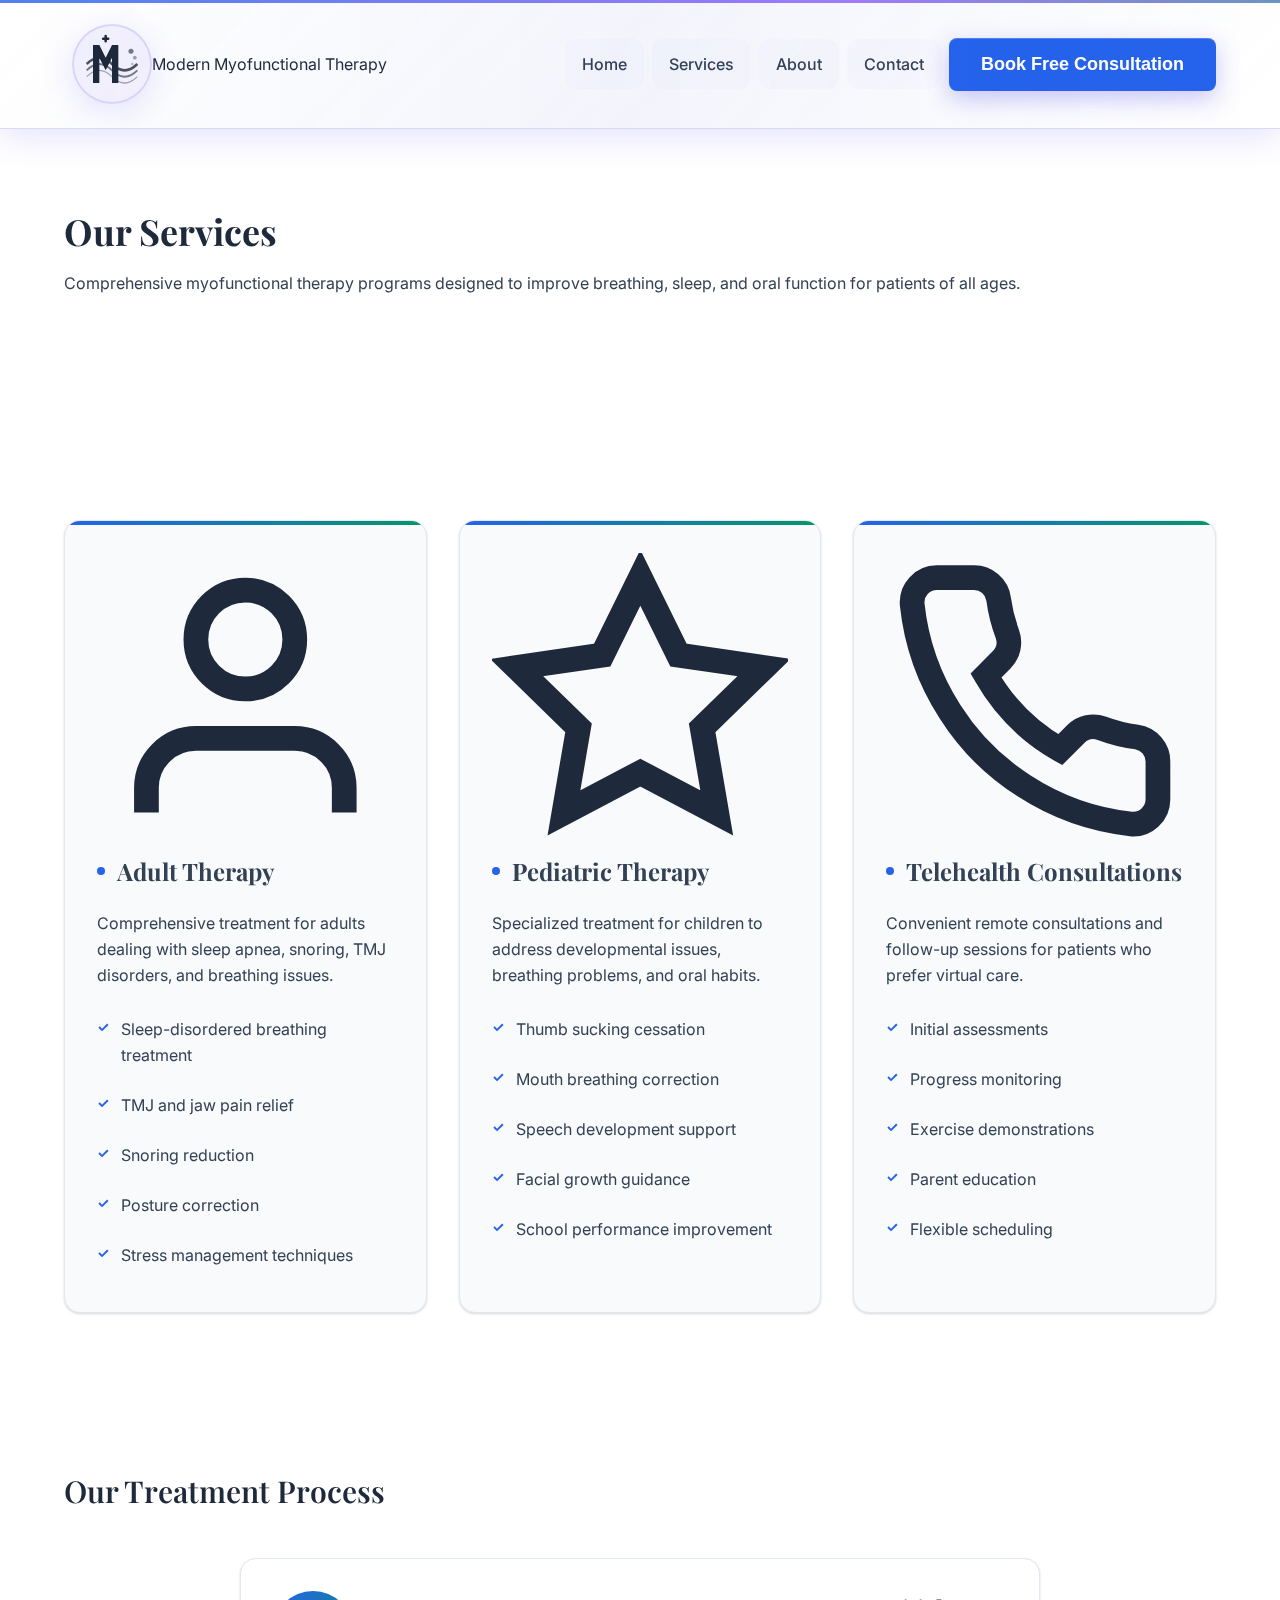
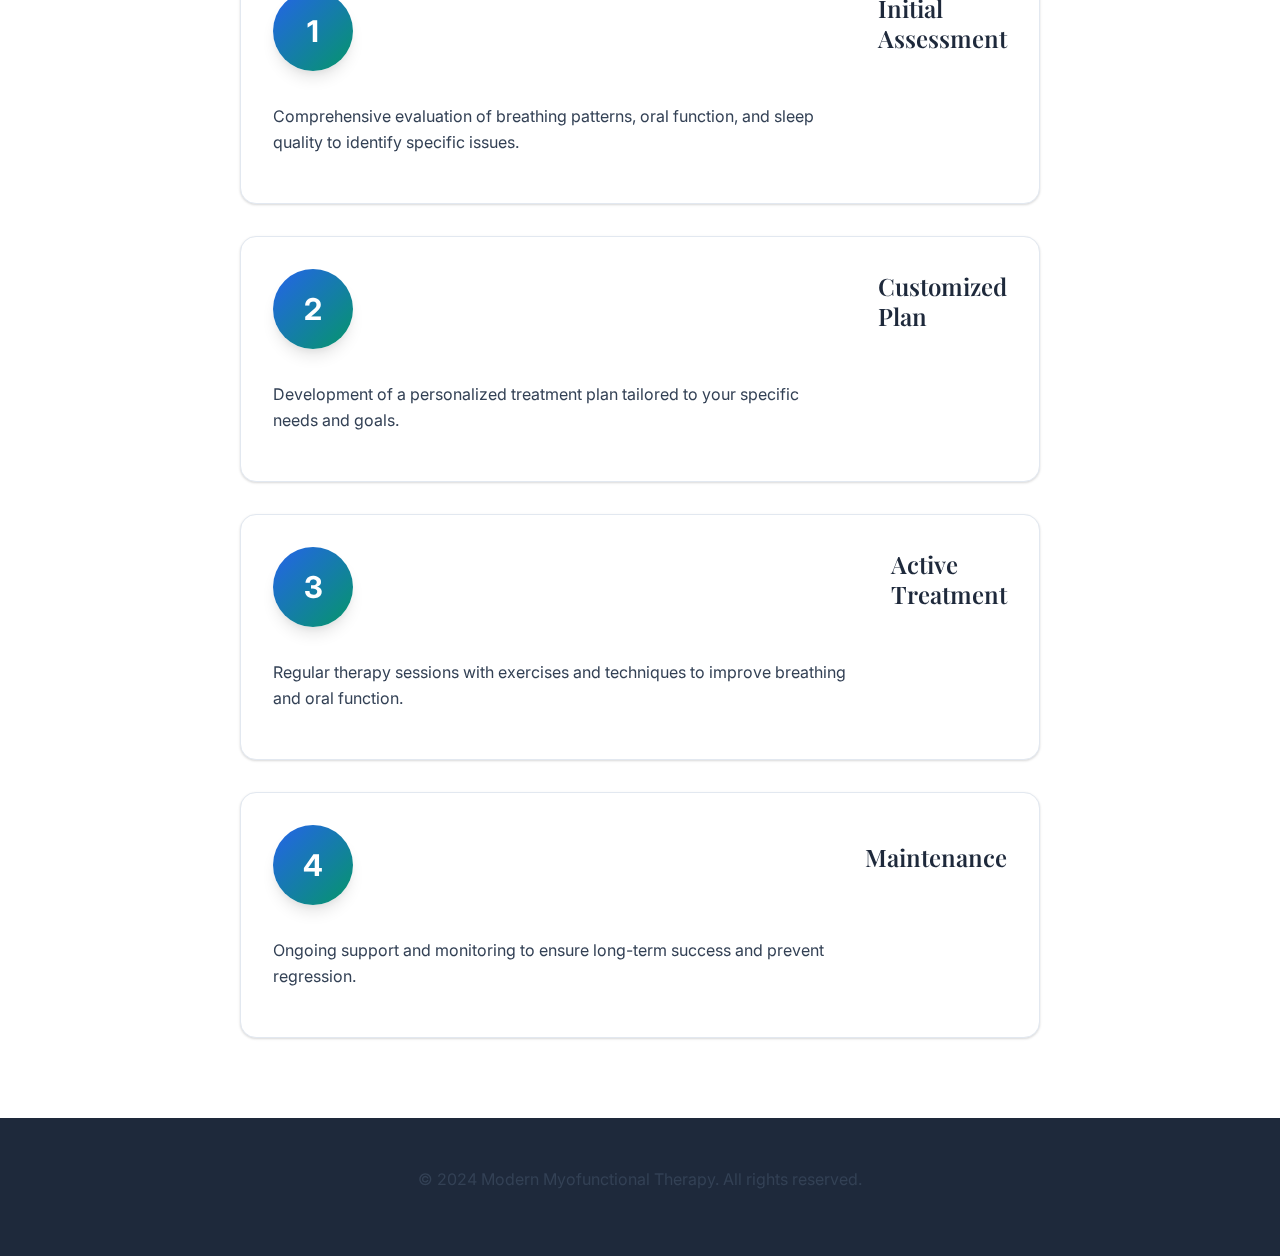
<file: services.html>
<!DOCTYPE html>
<html lang="en" class="scroll-smooth">

<head>
    <meta charset="UTF-8">
    <meta name="viewport" content="width=device-width, initial-scale=1.0">
    <title>Services - Modern Myofunctional Therapy</title>
    <meta name="description"
        content="Comprehensive myofunctional therapy services for adults and children. Improve breathing, sleep, and oral function with our expert treatment programs.">
    <link rel="preconnect" href="https://fonts.googleapis.com">
    <link rel="preconnect" href="https://fonts.gstatic.com" crossorigin>
    <link
        href="https://fonts.googleapis.com/css2?family=Inter:wght@300;400;500;600;700;800&family=Source+Sans+3:wght@300;400;500;600;700&display=swap"
        rel="stylesheet">
    <link rel="stylesheet" href="assets/css/styles.css">

    <!-- Favicon -->
    <link rel="icon" type="image/svg+xml"
        href="data:image/svg+xml,%3Csvg xmlns='http://www.w3.org/2000/svg' viewBox='0 0 100 100'%3E%3Cdefs%3E%3ClinearGradient id='bg' x1='0%25' y1='0%25' x2='100%25' y2='100%25'%3E%3Cstop offset='0%25' style='stop-color:%234f46e5;stop-opacity:1' /%3E%3Cstop offset='50%25' style='stop-color:%238b5cf6;stop-opacity:1' /%3E%3Cstop offset='100%25' style='stop-color:%23ec4899;stop-opacity:1' /%3E%3C/linearGradient%3E%3CradialGradient id='glow' cx='50%25' cy='50%25' r='50%25'%3E%3Cstop offset='0%25' style='stop-color:%23ffffff;stop-opacity:0.3' /%3E%3Cstop offset='100%25' style='stop-color:%23ffffff;stop-opacity:0' /%3E%3C/radialGradient%3E%3C/defs%3E%3Ccircle cx='50' cy='50' r='45' fill='url(%23bg)' stroke='%23ffffff' stroke-width='2' opacity='0.9'/%3E%3Ccircle cx='50' cy='50' r='35' fill='url(%23glow)'/%3E%3Cpath d='M30 50 Q50 30 70 50 Q50 70 30 50' fill='%23ffffff' opacity='0.8'/%3E%3Ccircle cx='50' cy='50' r='8' fill='%23ffffff' opacity='0.9'/%3E%3C/svg%3E">
    <link rel="apple-touch-icon" sizes="180x180"
        href="data:image/svg+xml,%3Csvg xmlns='http://www.w3.org/2000/svg' viewBox='0 0 180 180'%3E%3Cdefs%3E%3ClinearGradient id='bg' x1='0%25' y1='0%25' x2='100%25' y2='100%25'%3E%3Cstop offset='0%25' style='stop-color:%234f46e5;stop-opacity:1' /%3E%3Cstop offset='50%25' style='stop-color:%238b5cf6;stop-opacity:1' /%3E%3Cstop offset='100%25' style='stop-color:%23ec4899;stop-opacity:1' /%3E%3C/linearGradient%3E%3CradialGradient id='glow' cx='50%25' cy='50%25' r='50%25'%3E%3Cstop offset='0%25' style='stop-color:%23ffffff;stop-opacity:0.3' /%3E%3Cstop offset='100%25' style='stop-color:%23ffffff;stop-opacity:0' /%3E%3C/radialGradient%3E%3C/defs%3E%3Ccircle cx='90' cy='90' r='81' fill='url(%23bg)' stroke='%23ffffff' stroke-width='3' opacity='0.9'/%3E%3Ccircle cx='90' cy='90' r='63' fill='url(%23glow)'/%3E%3Cpath d='M54 90 Q90 54 126 90 Q90 126 54 90' fill='%23ffffff' opacity='0.8'/%3E%3Ccircle cx='90' cy='90' r='14' fill='%23ffffff' opacity='0.9'/%3E%3C/svg%3E">
    <link rel="icon" type="image/png" sizes="32x32"
        href="data:image/svg+xml,%3Csvg xmlns='http://www.w3.org/2000/svg' viewBox='0 0 32 32'%3E%3Cdefs%3E%3ClinearGradient id='bg' x1='0%25' y1='0%25' x2='100%25' y2='100%25'%3E%3Cstop offset='0%25' style='stop-color:%234f46e5;stop-opacity:1' /%3E%3Cstop offset='50%25' style='stop-color:%238b5cf6;stop-opacity:1' /%3E%3Cstop offset='100%25' style='stop-color:%23ec4899;stop-opacity:1' /%3E%3C/linearGradient%3E%3CradialGradient id='glow' cx='50%25' cy='50%25' r='50%25'%3E%3Cstop offset='0%25' style='stop-color:%23ffffff;stop-opacity:0.3' /%3E%3Cstop offset='100%25' style='stop-color:%23ffffff;stop-opacity:0' /%3E%3C/radialGradient%3E%3C/defs%3E%3Ccircle cx='16' cy='16' r='14' fill='url(%23bg)' stroke='%23ffffff' stroke-width='1' opacity='0.9'/%3E%3Ccircle cx='16' cy='16' r='11' fill='url(%23glow)'/%3E%3Cpath d='M9 16 Q16 9 23 16 Q16 23 9 16' fill='%23ffffff' opacity='0.8'/%3E%3Ccircle cx='16' cy='16' r='2' fill='%23ffffff' opacity='0.9'/%3E%3C/svg%3E">
    <link rel="icon" type="image/png" sizes="16x16"
        href="data:image/svg+xml,%3Csvg xmlns='http://www.w3.org/2000/svg' viewBox='0 0 16 16'%3E%3Cdefs%3E%3ClinearGradient id='bg' x1='0%25' y1='0%25' x2='100%25' y2='100%25'%3E%3Cstop offset='0%25' style='stop-color:%234f46e5;stop-opacity:1' /%3E%3Cstop offset='50%25' style='stop-color:%238b5cf6;stop-opacity:1' /%3E%3Cstop offset='100%25' style='stop-color:%23ec4899;stop-opacity:1' /%3E%3C/linearGradient%3E%3CradialGradient id='glow' cx='50%25' cy='50%25' r='50%25'%3E%3Cstop offset='0%25' style='stop-color:%23ffffff;stop-opacity:0.3' /%3E%3Cstop offset='100%25' style='stop-color:%23ffffff;stop-opacity:0' /%3E%3C/radialGradient%3E%3C/defs%3E%3Ccircle cx='8' cy='8' r='7' fill='url(%23bg)' stroke='%23ffffff' stroke-width='0.5' opacity='0.9'/%3E%3Ccircle cx='8' cy='8' r='5' fill='url(%23glow)'/%3E%3Cpath d='M4 8 Q8 4 12 8 Q8 12 4 8' fill='%23ffffff' opacity='0.8'/%3E%3Ccircle cx='8' cy='8' r='1' fill='%23ffffff' opacity='0.9'/%3E%3C/svg%3E">
    <meta name="theme-color" content="#4f46e5">
</head>

<body>
    <!-- Header -->
    <header class="header">
        <nav class="nav">
            <div class="nav-brand">
                <div class="logo">
                    <div class="logo-icon">
                        <svg viewBox="0 0 60 60" fill="none" xmlns="http://www.w3.org/2000/svg">
                            <!-- Breathing wave -->
                            <path d="M10 30 Q20 20 30 30 T50 30" stroke="currentColor" stroke-width="2" fill="none"
                                opacity="0.8" />
                            <path d="M10 35 Q20 25 30 35 T50 35" stroke="currentColor" stroke-width="1.5" fill="none"
                                opacity="0.6" />
                            <path d="M10 40 Q20 30 30 40 T50 40" stroke="currentColor" stroke-width="1" fill="none"
                                opacity="0.4" />

                            <!-- M letter with medical cross -->
                            <path
                                d="M15 15 L15 45 L20 45 L20 25 L25 35 L30 25 L30 45 L35 45 L35 15 L30 15 L25 25 L20 15 Z"
                                fill="currentColor" />

                            <!-- Small cross on top -->
                            <path d="M25 8 L25 12 M23 10 L27 10" stroke="currentColor" stroke-width="2"
                                stroke-linecap="round" />

                            <!-- Airflow dots -->
                            <circle cx="45" cy="20" r="2" fill="currentColor" opacity="0.6" />
                            <circle cx="48" cy="25" r="1.5" fill="currentColor" opacity="0.4" />
                            <circle cx="46" cy="30" r="1" fill="currentColor" opacity="0.3" />
                        </svg>
                    </div>
                    <div class="logo-text">
                        <span class="logo-main">Modern</span>
                        <span class="logo-sub">Myofunctional Therapy</span>
                    </div>
                </div>
            </div>
            <div class="nav-links" id="navLinks">
                <a href="index.html" class="nav-link">Home</a>
                <a href="services.html" class="nav-link active">Services</a>
                <a href="about.html" class="nav-link">About</a>
                <a href="contact.html" class="nav-link">Contact</a>
                <button class="btn-primary nav-cta" onclick="openModal()">Book Free Consultation</button>
            </div>
            <div class="mobile-menu-toggle" id="mobileToggle" onclick="toggleMobileMenu()">
                <span></span>
                <span></span>
                <span></span>
            </div>
        </nav>
    </header>

    <!-- Services Hero -->
    <section class="services-hero">
        <div class="container">
            <div class="services-hero-content">
                <h1>Our Services</h1>
                <p>Comprehensive myofunctional therapy programs designed to improve breathing, sleep, and oral function
                    for patients of all ages.</p>
            </div>
        </div>
    </section>

    <!-- Services Grid -->
    <section class="services-section">
        <div class="container">
            <div class="services-grid">
                <div class="service-card">
                    <div class="service-icon">
                        <svg viewBox="0 0 24 24" fill="none" stroke="currentColor" stroke-width="2">
                            <path d="M20 21v-2a4 4 0 0 0-4-4H8a4 4 0 0 0-4 4v2" />
                            <circle cx="12" cy="7" r="4" />
                        </svg>
                    </div>
                    <h3>Adult Therapy</h3>
                    <p>Comprehensive treatment for adults dealing with sleep apnea, snoring, TMJ disorders, and
                        breathing issues.</p>
                    <ul>
                        <li>Sleep-disordered breathing treatment</li>
                        <li>TMJ and jaw pain relief</li>
                        <li>Snoring reduction</li>
                        <li>Posture correction</li>
                        <li>Stress management techniques</li>
                    </ul>
                </div>

                <div class="service-card">
                    <div class="service-icon">
                        <svg viewBox="0 0 24 24" fill="none" stroke="currentColor" stroke-width="2">
                            <path
                                d="M12 2l3.09 6.26L22 9.27l-5 4.87 1.18 6.88L12 17.77l-6.18 3.25L7 14.14 2 9.27l6.91-1.01L12 2z" />
                        </svg>
                    </div>
                    <h3>Pediatric Therapy</h3>
                    <p>Specialized treatment for children to address developmental issues, breathing problems, and oral
                        habits.</p>
                    <ul>
                        <li>Thumb sucking cessation</li>
                        <li>Mouth breathing correction</li>
                        <li>Speech development support</li>
                        <li>Facial growth guidance</li>
                        <li>School performance improvement</li>
                    </ul>
                </div>

                <div class="service-card">
                    <div class="service-icon">
                        <svg viewBox="0 0 24 24" fill="none" stroke="currentColor" stroke-width="2">
                            <path
                                d="M22 16.92v3a2 2 0 0 1-2.18 2 19.79 19.79 0 0 1-8.63-3.07 19.5 19.5 0 0 1-6-6 19.79 19.79 0 0 1-3.07-8.67A2 2 0 0 1 4.11 2h3a2 2 0 0 1 2 1.72 12.84 12.84 0 0 0 .7 2.81 2 2 0 0 1-.45 2.11L8.09 9.91a16 16 0 0 0 6 6l1.27-1.27a2 2 0 0 1 2.11-.45 12.84 12.84 0 0 0 2.81.7A2 2 0 0 1 22 16.92z" />
                        </svg>
                    </div>
                    <h3>Telehealth Consultations</h3>
                    <p>Convenient remote consultations and follow-up sessions for patients who prefer virtual care.</p>
                    <ul>
                        <li>Initial assessments</li>
                        <li>Progress monitoring</li>
                        <li>Exercise demonstrations</li>
                        <li>Parent education</li>
                        <li>Flexible scheduling</li>
                    </ul>
                </div>
            </div>
        </div>
    </section>

    <!-- Process Section -->
    <section class="process-section">
        <div class="container">
            <h2>Our Treatment Process</h2>
            <div class="process-steps">
                <div class="process-step">
                    <div class="step-number">1</div>
                    <h3>Initial Assessment</h3>
                    <p>Comprehensive evaluation of breathing patterns, oral function, and sleep quality to identify
                        specific issues.</p>
                </div>
                <div class="process-step">
                    <div class="step-number">2</div>
                    <h3>Customized Plan</h3>
                    <p>Development of a personalized treatment plan tailored to your specific needs and goals.</p>
                </div>
                <div class="process-step">
                    <div class="step-number">3</div>
                    <h3>Active Treatment</h3>
                    <p>Regular therapy sessions with exercises and techniques to improve breathing and oral function.
                    </p>
                </div>
                <div class="process-step">
                    <div class="step-number">4</div>
                    <h3>Maintenance</h3>
                    <p>Ongoing support and monitoring to ensure long-term success and prevent regression.</p>
                </div>
            </div>
        </div>
    </section>

    <!-- Footer -->
    <footer class="footer">
        <div class="container">
            <p>&copy; 2024 Modern Myofunctional Therapy. All rights reserved.</p>
        </div>
    </footer>

    <script src="script.js"></script>
</body>

</html>
</file>
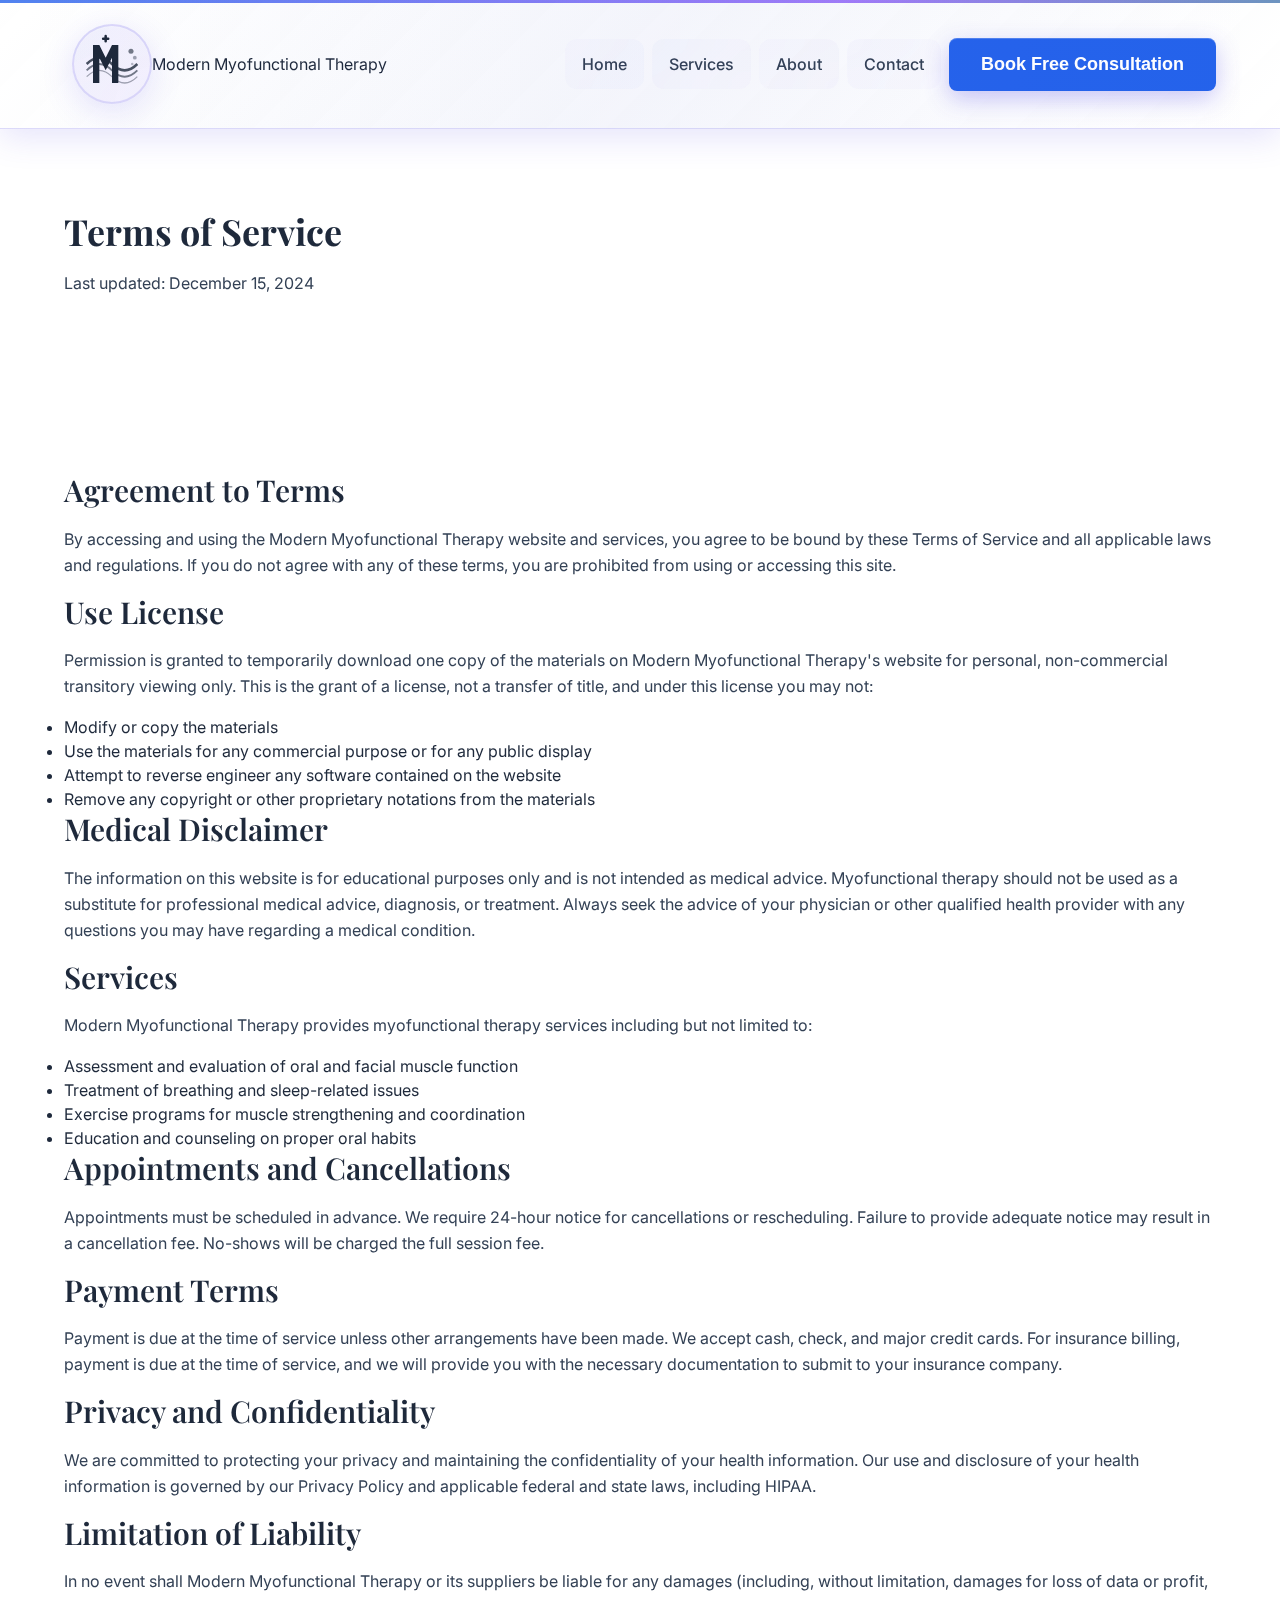
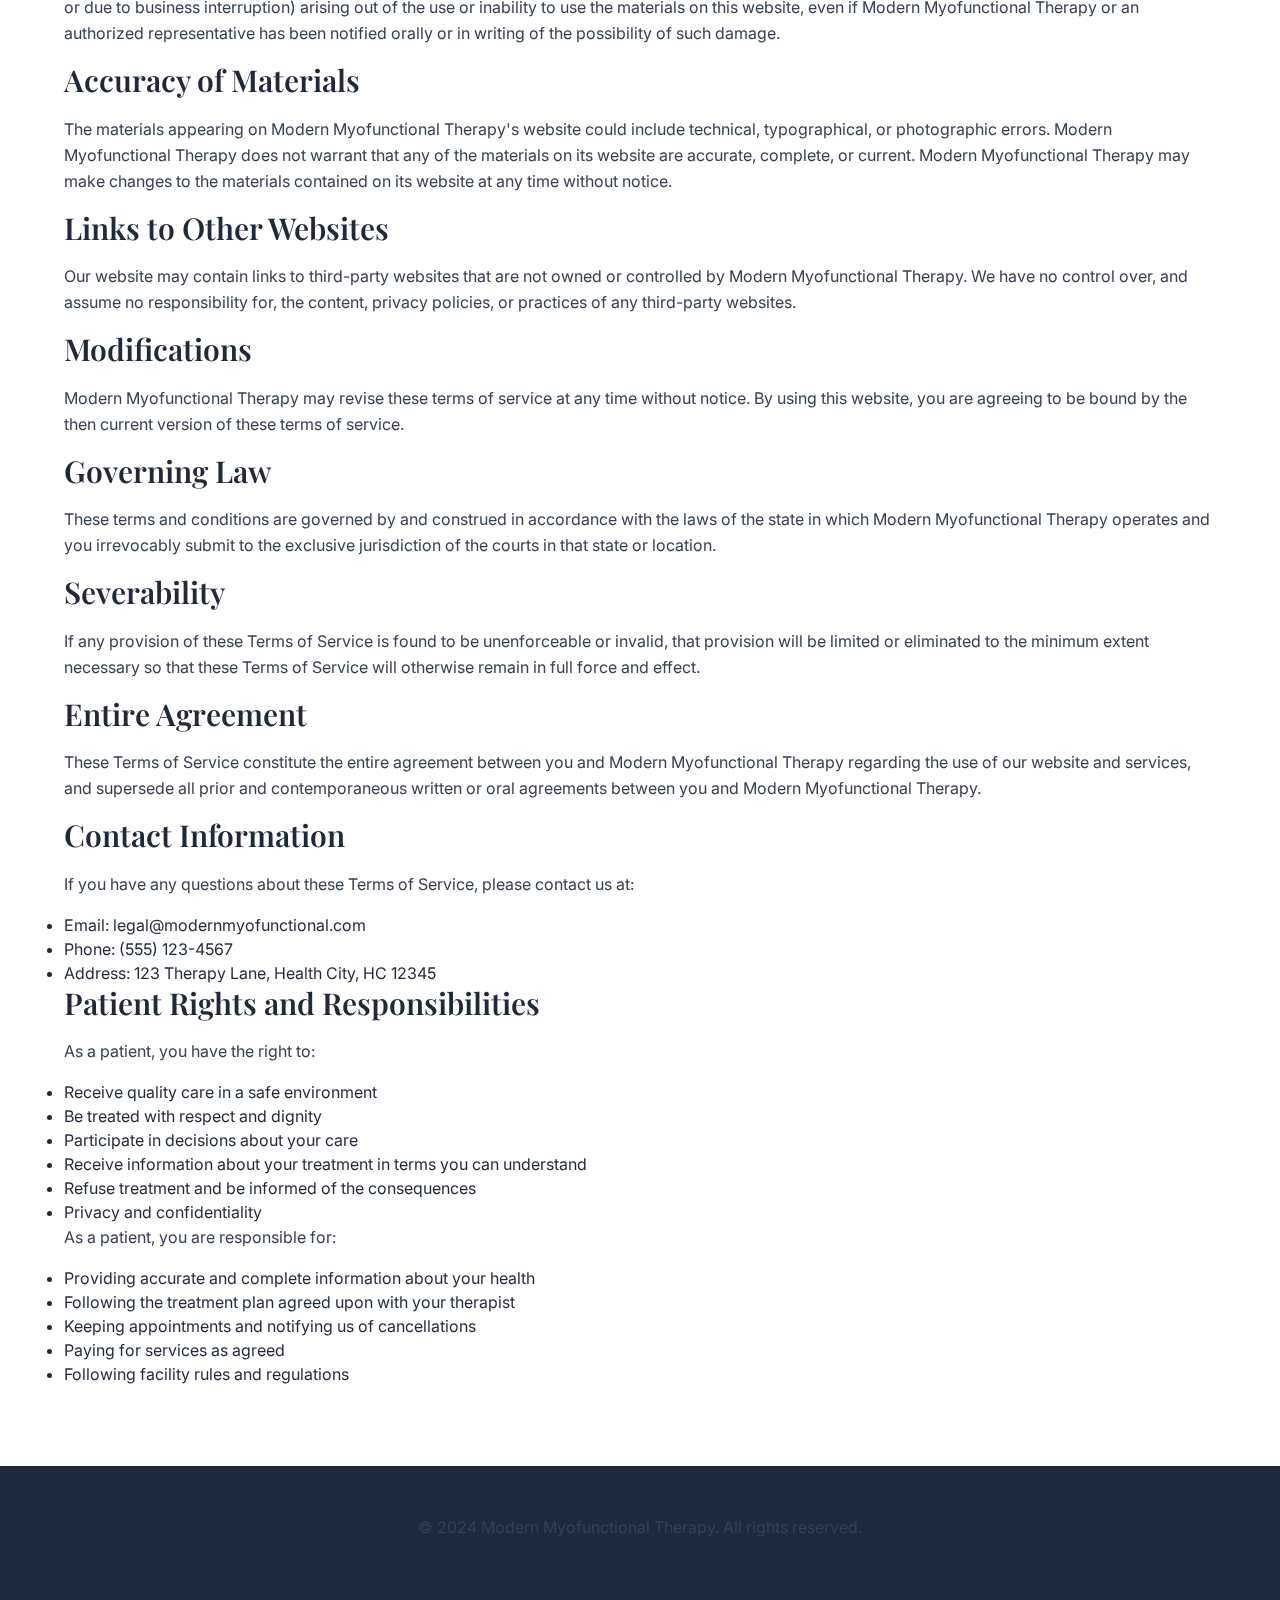
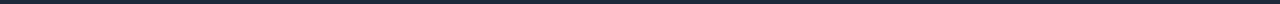
<file: terms.html>
<!DOCTYPE html>
<html lang="en">

<head>
    <meta charset="UTF-8">
    <meta name="viewport" content="width=device-width, initial-scale=1.0">
    <title>Terms of Service - Modern Myofunctional Therapy</title>
    <meta name="description"
        content="Terms of service for Modern Myofunctional Therapy. Please read these terms carefully before using our services.">
    <link rel="stylesheet" href="assets/css/styles.css">

    <!-- Favicon -->
    <link rel="icon" type="image/svg+xml"
        href="data:image/svg+xml,%3Csvg xmlns='http://www.w3.org/2000/svg' viewBox='0 0 100 100'%3E%3Cdefs%3E%3ClinearGradient id='bg' x1='0%25' y1='0%25' x2='100%25' y2='100%25'%3E%3Cstop offset='0%25' style='stop-color:%234f46e5;stop-opacity:1' /%3E%3Cstop offset='50%25' style='stop-color:%238b5cf6;stop-opacity:1' /%3E%3Cstop offset='100%25' style='stop-color:%23ec4899;stop-opacity:1' /%3E%3C/linearGradient%3E%3CradialGradient id='glow' cx='50%25' cy='50%25' r='50%25'%3E%3Cstop offset='0%25' style='stop-color:%23ffffff;stop-opacity:0.3' /%3E%3Cstop offset='100%25' style='stop-color:%23ffffff;stop-opacity:0' /%3E%3C/radialGradient%3E%3C/defs%3E%3Ccircle cx='50' cy='50' r='45' fill='url(%23bg)' stroke='%23ffffff' stroke-width='2' opacity='0.9'/%3E%3Ccircle cx='50' cy='50' r='35' fill='url(%23glow)'/%3E%3Cpath d='M30 50 Q50 30 70 50 Q50 70 30 50' fill='%23ffffff' opacity='0.8'/%3E%3Ccircle cx='50' cy='50' r='8' fill='%23ffffff' opacity='0.9'/%3E%3C/svg%3E">
    <link rel="apple-touch-icon" sizes="180x180"
        href="data:image/svg+xml,%3Csvg xmlns='http://www.w3.org/2000/svg' viewBox='0 0 180 180'%3E%3Cdefs%3E%3ClinearGradient id='bg' x1='0%25' y1='0%25' x2='100%25' y2='100%25'%3E%3Cstop offset='0%25' style='stop-color:%234f46e5;stop-opacity:1' /%3E%3Cstop offset='50%25' style='stop-color:%238b5cf6;stop-opacity:1' /%3E%3Cstop offset='100%25' style='stop-color:%23ec4899;stop-opacity:1' /%3E%3C/linearGradient%3E%3CradialGradient id='glow' cx='50%25' cy='50%25' r='50%25'%3E%3Cstop offset='0%25' style='stop-color:%23ffffff;stop-opacity:0.3' /%3E%3Cstop offset='100%25' style='stop-color:%23ffffff;stop-opacity:0' /%3E%3C/radialGradient%3E%3C/defs%3E%3Ccircle cx='90' cy='90' r='81' fill='url(%23bg)' stroke='%23ffffff' stroke-width='3' opacity='0.9'/%3E%3Ccircle cx='90' cy='90' r='63' fill='url(%23glow)'/%3E%3Cpath d='M54 90 Q90 54 126 90 Q90 126 54 90' fill='%23ffffff' opacity='0.8'/%3E%3Ccircle cx='90' cy='90' r='14' fill='%23ffffff' opacity='0.9'/%3E%3C/svg%3E">
    <link rel="icon" type="image/png" sizes="32x32"
        href="data:image/svg+xml,%3Csvg xmlns='http://www.w3.org/2000/svg' viewBox='0 0 32 32'%3E%3Cdefs%3E%3ClinearGradient id='bg' x1='0%25' y1='0%25' x2='100%25' y2='100%25'%3E%3Cstop offset='0%25' style='stop-color:%234f46e5;stop-opacity:1' /%3E%3Cstop offset='50%25' style='stop-color:%238b5cf6;stop-opacity:1' /%3E%3Cstop offset='100%25' style='stop-color:%23ec4899;stop-opacity:1' /%3E%3C/linearGradient%3E%3CradialGradient id='glow' cx='50%25' cy='50%25' r='50%25'%3E%3Cstop offset='0%25' style='stop-color:%23ffffff;stop-opacity:0.3' /%3E%3Cstop offset='100%25' style='stop-color:%23ffffff;stop-opacity:0' /%3E%3C/radialGradient%3E%3C/defs%3E%3Ccircle cx='16' cy='16' r='14' fill='url(%23bg)' stroke='%23ffffff' stroke-width='1' opacity='0.9'/%3E%3Ccircle cx='16' cy='16' r='11' fill='url(%23glow)'/%3E%3Cpath d='M9 16 Q16 9 23 16 Q16 23 9 16' fill='%23ffffff' opacity='0.8'/%3E%3Ccircle cx='16' cy='16' r='2' fill='%23ffffff' opacity='0.9'/%3E%3C/svg%3E">
    <link rel="icon" type="image/png" sizes="16x16"
        href="data:image/svg+xml,%3Csvg xmlns='http://www.w3.org/2000/svg' viewBox='0 0 16 16'%3E%3Cdefs%3E%3ClinearGradient id='bg' x1='0%25' y1='0%25' x2='100%25' y2='100%25'%3E%3Cstop offset='0%25' style='stop-color:%234f46e5;stop-opacity:1' /%3E%3Cstop offset='50%25' style='stop-color:%238b5cf6;stop-opacity:1' /%3E%3Cstop offset='100%25' style='stop-color:%23ec4899;stop-opacity:1' /%3E%3C/linearGradient%3E%3CradialGradient id='glow' cx='50%25' cy='50%25' r='50%25'%3E%3Cstop offset='0%25' style='stop-color:%23ffffff;stop-opacity:0.3' /%3E%3Cstop offset='100%25' style='stop-color:%23ffffff;stop-opacity:0' /%3E%3C/radialGradient%3E%3C/defs%3E%3Ccircle cx='8' cy='8' r='7' fill='url(%23bg)' stroke='%23ffffff' stroke-width='0.5' opacity='0.9'/%3E%3Ccircle cx='8' cy='8' r='5' fill='url(%23glow)'/%3E%3Cpath d='M4 8 Q8 4 12 8 Q8 12 4 8' fill='%23ffffff' opacity='0.8'/%3E%3Ccircle cx='8' cy='8' r='1' fill='%23ffffff' opacity='0.9'/%3E%3C/svg%3E">
    <meta name="theme-color" content="#4f46e5">
    <link href="https://fonts.googleapis.com/css2?family=Inter:wght@400;500;600;700&display=swap" rel="stylesheet">
</head>

<body>
    <!-- Header -->
    <header class="header">
        <nav class="nav">
            <div class="nav-brand">
                <div class="logo">
                    <div class="logo-icon">
                        <svg viewBox="0 0 60 60" fill="none" xmlns="http://www.w3.org/2000/svg">
                            <!-- Breathing wave -->
                            <path d="M10 30 Q20 20 30 30 T50 30" stroke="currentColor" stroke-width="2" fill="none"
                                opacity="0.8" />
                            <path d="M10 35 Q20 25 30 35 T50 35" stroke="currentColor" stroke-width="1.5" fill="none"
                                opacity="0.6" />
                            <path d="M10 40 Q20 30 30 40 T50 40" stroke="currentColor" stroke-width="1" fill="none"
                                opacity="0.4" />
                            <!-- M letter with medical cross -->
                            <path
                                d="M15 15 L15 45 L20 45 L20 25 L25 35 L30 25 L30 45 L35 45 L35 15 L30 15 L25 25 L20 15 Z"
                                fill="currentColor" />
                            <!-- Small cross on top -->
                            <path d="M25 8 L25 12 M23 10 L27 10" stroke="currentColor" stroke-width="2"
                                stroke-linecap="round" />
                            <!-- Airflow dots -->
                            <circle cx="45" cy="20" r="2" fill="currentColor" opacity="0.6" />
                            <circle cx="48" cy="25" r="1.5" fill="currentColor" opacity="0.4" />
                            <circle cx="46" cy="30" r="1" fill="currentColor" opacity="0.3" />
                        </svg>
                    </div>
                    <div class="logo-text">
                        <span class="logo-main">Modern</span>
                        <span class="logo-sub">Myofunctional Therapy</span>
                    </div>
                </div>
            </div>
            <div class="nav-links" id="navLinks">
                <a href="index.html" class="nav-link">Home</a>
                <a href="services.html" class="nav-link">Services</a>
                <a href="about.html" class="nav-link">About</a>
                <a href="contact.html" class="nav-link">Contact</a>
                <button class="btn-primary nav-cta" onclick="openModal()">Book Free Consultation</button>
            </div>
            <div class="mobile-menu-toggle" id="mobileToggle" onclick="toggleMobileMenu()">
                <span></span>
                <span></span>
                <span></span>
            </div>
        </nav>
    </header>

    <!-- Terms Hero -->
    <section class="terms-hero">
        <div class="container">
            <div class="terms-hero-content">
                <h1>Terms of Service</h1>
                <p>Last updated: December 15, 2024</p>
            </div>
        </div>
    </section>

    <!-- Terms Content -->
    <section class="terms-content">
        <div class="container">
            <div class="terms-text">
                <h2>Agreement to Terms</h2>
                <p>By accessing and using the Modern Myofunctional Therapy website and services, you agree to be bound
                    by these Terms of Service and all applicable laws and regulations. If you do not agree with any of
                    these terms, you are prohibited from using or accessing this site.</p>

                <h2>Use License</h2>
                <p>Permission is granted to temporarily download one copy of the materials on Modern Myofunctional
                    Therapy's website for personal, non-commercial transitory viewing only. This is the grant of a
                    license, not a transfer of title, and under this license you may not:</p>
                <ul>
                    <li>Modify or copy the materials</li>
                    <li>Use the materials for any commercial purpose or for any public display</li>
                    <li>Attempt to reverse engineer any software contained on the website</li>
                    <li>Remove any copyright or other proprietary notations from the materials</li>
                </ul>

                <h2>Medical Disclaimer</h2>
                <p>The information on this website is for educational purposes only and is not intended as medical
                    advice. Myofunctional therapy should not be used as a substitute for professional medical advice,
                    diagnosis, or treatment. Always seek the advice of your physician or other qualified health provider
                    with any questions you may have regarding a medical condition.</p>

                <h2>Services</h2>
                <p>Modern Myofunctional Therapy provides myofunctional therapy services including but not limited to:
                </p>
                <ul>
                    <li>Assessment and evaluation of oral and facial muscle function</li>
                    <li>Treatment of breathing and sleep-related issues</li>
                    <li>Exercise programs for muscle strengthening and coordination</li>
                    <li>Education and counseling on proper oral habits</li>
                </ul>

                <h2>Appointments and Cancellations</h2>
                <p>Appointments must be scheduled in advance. We require 24-hour notice for cancellations or
                    rescheduling. Failure to provide adequate notice may result in a cancellation fee. No-shows will be
                    charged the full session fee.</p>

                <h2>Payment Terms</h2>
                <p>Payment is due at the time of service unless other arrangements have been made. We accept cash,
                    check, and major credit cards. For insurance billing, payment is due at the time of service, and we
                    will provide you with the necessary documentation to submit to your insurance company.</p>

                <h2>Privacy and Confidentiality</h2>
                <p>We are committed to protecting your privacy and maintaining the confidentiality of your health
                    information. Our use and disclosure of your health information is governed by our Privacy Policy and
                    applicable federal and state laws, including HIPAA.</p>

                <h2>Limitation of Liability</h2>
                <p>In no event shall Modern Myofunctional Therapy or its suppliers be liable for any damages (including,
                    without limitation, damages for loss of data or profit, or due to business interruption) arising out
                    of the use or inability to use the materials on this website, even if Modern Myofunctional Therapy
                    or an authorized representative has been notified orally or in writing of the possibility of such
                    damage.</p>

                <h2>Accuracy of Materials</h2>
                <p>The materials appearing on Modern Myofunctional Therapy's website could include technical,
                    typographical, or photographic errors. Modern Myofunctional Therapy does not warrant that any of the
                    materials on its website are accurate, complete, or current. Modern Myofunctional Therapy may make
                    changes to the materials contained on its website at any time without notice.</p>

                <h2>Links to Other Websites</h2>
                <p>Our website may contain links to third-party websites that are not owned or controlled by Modern
                    Myofunctional Therapy. We have no control over, and assume no responsibility for, the content,
                    privacy policies, or practices of any third-party websites.</p>

                <h2>Modifications</h2>
                <p>Modern Myofunctional Therapy may revise these terms of service at any time without notice. By using
                    this website, you are agreeing to be bound by the then current version of these terms of service.
                </p>

                <h2>Governing Law</h2>
                <p>These terms and conditions are governed by and construed in accordance with the laws of the state in
                    which Modern Myofunctional Therapy operates and you irrevocably submit to the exclusive jurisdiction
                    of the courts in that state or location.</p>

                <h2>Severability</h2>
                <p>If any provision of these Terms of Service is found to be unenforceable or invalid, that provision
                    will be limited or eliminated to the minimum extent necessary so that these Terms of Service will
                    otherwise remain in full force and effect.</p>

                <h2>Entire Agreement</h2>
                <p>These Terms of Service constitute the entire agreement between you and Modern Myofunctional Therapy
                    regarding the use of our website and services, and supersede all prior and contemporaneous written
                    or oral agreements between you and Modern Myofunctional Therapy.</p>

                <h2>Contact Information</h2>
                <p>If you have any questions about these Terms of Service, please contact us at:</p>
                <ul>
                    <li>Email: legal@modernmyofunctional.com</li>
                    <li>Phone: (555) 123-4567</li>
                    <li>Address: 123 Therapy Lane, Health City, HC 12345</li>
                </ul>

                <h2>Patient Rights and Responsibilities</h2>
                <p>As a patient, you have the right to:</p>
                <ul>
                    <li>Receive quality care in a safe environment</li>
                    <li>Be treated with respect and dignity</li>
                    <li>Participate in decisions about your care</li>
                    <li>Receive information about your treatment in terms you can understand</li>
                    <li>Refuse treatment and be informed of the consequences</li>
                    <li>Privacy and confidentiality</li>
                </ul>
                <p>As a patient, you are responsible for:</p>
                <ul>
                    <li>Providing accurate and complete information about your health</li>
                    <li>Following the treatment plan agreed upon with your therapist</li>
                    <li>Keeping appointments and notifying us of cancellations</li>
                    <li>Paying for services as agreed</li>
                    <li>Following facility rules and regulations</li>
                </ul>
            </div>
        </div>
    </section>

    <!-- Footer -->
    <footer class="footer">
        <div class="container">
            <p>&copy; 2024 Modern Myofunctional Therapy. All rights reserved.</p>
        </div>
    </footer>

    <script src="script.js"></script>
</body>

</html>
</file>
<file: assets/css/styles.css>
/* Professional Myofunctional Therapy Website */

/* Import Professional Fonts */
@import url('https://fonts.googleapis.com/css2?family=Inter:wght@300;400;500;600;700&display=swap');
@import url('https://fonts.googleapis.com/css2?family=Playfair+Display:wght@400;500;600;700&display=swap');

/* CSS Reset and Base Styles */
* {
    margin: 0;
    padding: 0;
    box-sizing: border-box;
}

:root {
    /* Professional Medical Color Palette */
    --primary: #2563eb;
    --primary-dark: #1d4ed8;
    --primary-light: #3b82f6;
    --on-primary: #ffffff;

    --secondary: #059669;
    --secondary-dark: #047857;
    --secondary-light: #10b981;
    --on-secondary: #ffffff;

    --accent: #7c3aed;
    --accent-dark: #6d28d9;
    --accent-light: #8b5cf6;
    --on-accent: #ffffff;

    --error: #dc2626;
    --warning: #d97706;
    --success: #059669;
    --info: #2563eb;

    --background: #ffffff;
    --surface: #f8fafc;
    --surface-variant: #f1f5f9;
    --surface-container: #e2e8f0;

    --on-background: #1e293b;
    --on-surface: #334155;
    --on-surface-variant: #64748b;

    --outline: #cbd5e1;
    --outline-variant: #e2e8f0;
    --border: #e2e8f0;

    --shadow-sm: 0 1px 2px 0 rgba(0, 0, 0, 0.05);
    --shadow: 0 1px 3px 0 rgba(0, 0, 0, 0.1), 0 1px 2px 0 rgba(0, 0, 0, 0.06);
    --shadow-md: 0 4px 6px -1px rgba(0, 0, 0, 0.1), 0 2px 4px -1px rgba(0, 0, 0, 0.06);
    --shadow-lg: 0 10px 15px -3px rgba(0, 0, 0, 0.1), 0 4px 6px -2px rgba(0, 0, 0, 0.05);
    --shadow-xl: 0 20px 25px -5px rgba(0, 0, 0, 0.1), 0 10px 10px -5px rgba(0, 0, 0, 0.04);

    /* Spacing System */
    --space-1: 0.25rem;
    /* 4px */
    --space-2: 0.5rem;
    /* 8px */
    --space-3: 0.75rem;
    /* 12px */
    --space-4: 1rem;
    /* 16px */
    --space-5: 1.25rem;
    /* 20px */
    --space-6: 1.5rem;
    /* 24px */
    --space-8: 2rem;
    /* 32px */
    --space-10: 2.5rem;
    /* 40px */
    --space-12: 3rem;
    /* 48px */
    --space-16: 4rem;
    /* 64px */
    --space-20: 5rem;
    /* 80px */
    --space-24: 6rem;
    /* 96px */

    /* Typography */
    --font-sans: 'Inter', -apple-system, BlinkMacSystemFont, 'Segoe UI', sans-serif;
    --font-serif: 'Playfair Display', Georgia, serif;

    --text-xs: 0.75rem;
    /* 12px */
    --text-sm: 0.875rem;
    /* 14px */
    --text-base: 1rem;
    /* 16px */
    --text-lg: 1.125rem;
    /* 18px */
    --text-xl: 1.25rem;
    /* 20px */
    --text-2xl: 1.5rem;
    /* 24px */
    --text-3xl: 1.875rem;
    /* 30px */
    --text-4xl: 2.25rem;
    /* 36px */
    --text-5xl: 3rem;
    /* 48px */

    --font-light: 300;
    --font-normal: 400;
    --font-medium: 500;
    --font-semibold: 600;
    --font-bold: 700;

    --leading-tight: 1.25;
    --leading-snug: 1.375;
    --leading-normal: 1.5;
    --leading-relaxed: 1.625;
    --leading-loose: 2;

    /* Border Radius */
    --radius-sm: 0.25rem;
    /* 4px */
    --radius: 0.375rem;
    /* 6px */
    --radius-md: 0.5rem;
    /* 8px */
    --radius-lg: 0.75rem;
    /* 12px */
    --radius-xl: 1rem;
    /* 16px */
    --radius-2xl: 1.5rem;
    /* 24px */
    --radius-full: 9999px;

    /* Transitions */
    --transition-fast: 150ms ease;
    --transition: 200ms ease;
    --transition-slow: 300ms ease;
}

/* Base Styles */
html {
    scroll-behavior: smooth;
}

body {
    font-family: var(--font-sans);
    font-size: var(--text-base);
    line-height: var(--leading-normal);
    color: var(--on-background);
    background-color: var(--background);
    -webkit-font-smoothing: antialiased;
    -moz-osx-font-smoothing: grayscale;
}

/* Typography */
h1,
h2,
h3,
h4,
h5,
h6 {
    font-family: var(--font-serif);
    font-weight: var(--font-semibold);
    line-height: var(--leading-tight);
    color: var(--on-background);
    margin-bottom: var(--space-4);
}

h1 {
    font-size: var(--text-4xl);
    font-weight: var(--font-bold);
}

h2 {
    font-size: var(--text-3xl);
    font-weight: var(--font-semibold);
}

h3 {
    font-size: var(--text-2xl);
    font-weight: var(--font-semibold);
}

h4 {
    font-size: var(--text-xl);
    font-weight: var(--font-medium);
}

p {
    margin-bottom: var(--space-4);
    line-height: var(--leading-relaxed);
    color: var(--on-surface);
}

a {
    color: var(--primary);
    text-decoration: none;
    transition: color var(--transition);
}

a:hover {
    color: var(--primary-dark);
}

/* Container */
.container {
    max-width: 1200px;
    margin: 0 auto;
    padding: 0 var(--space-6);
}

/* Header */
.header {
    background: linear-gradient(135deg,
            rgba(255, 255, 255, 0.95),
            rgba(248, 250, 252, 0.9),
            rgba(255, 255, 255, 0.95));
    backdrop-filter: blur(30px) saturate(180%);
    border-bottom: 1px solid rgba(79, 70, 229, 0.2);
    position: sticky;
    top: 0;
    z-index: 1000;
    box-shadow:
        0 8px 32px rgba(79, 70, 229, 0.15),
        0 0 0 1px rgba(255, 255, 255, 0.1),
        inset 0 1px 0 rgba(255, 255, 255, 0.2);
    transition: all 0.6s cubic-bezier(0.4, 0, 0.2, 1);
    position: relative;
    overflow: hidden;
}

.header::after {
    content: '';
    position: absolute;
    top: 0;
    left: 0;
    right: 0;
    bottom: 0;
    background: linear-gradient(90deg,
            transparent 0%,
            rgba(79, 70, 229, 0.03) 50%,
            transparent 100%);
    animation: shimmer 3s ease-in-out infinite;
    pointer-events: none;
}

@keyframes shimmer {

    0%,
    100% {
        transform: translateX(-100%);
    }

    50% {
        transform: translateX(100%);
    }
}

.header::before {
    content: '';
    position: absolute;
    top: 0;
    left: 0;
    right: 0;
    height: 3px;
    background: linear-gradient(90deg, var(--primary), #8b5cf6, var(--secondary), var(--primary));
    background-size: 200% 100%;
    animation: gradientShift 4s ease-in-out infinite;
    opacity: 0.8;
}

@keyframes gradientShift {

    0%,
    100% {
        background-position: 0% 50%;
    }

    50% {
        background-position: 100% 50%;
    }
}

.nav {
    display: flex;
    align-items: center;
    justify-content: space-between;
    padding: var(--space-4) 0;
    min-height: 80px;
    max-width: 1200px;
    margin: 0 auto;
    padding-left: var(--space-6);
    padding-right: var(--space-6);
    position: relative;
}

.logo {
    display: flex;
    align-items: center;
    font-family: var(--font-sans);
    color: var(--on-background);
    text-decoration: none;
    transition: all var(--transition);
    cursor: pointer;
    padding: var(--space-2);
    border-radius: var(--radius-lg);
}

.logo:hover {
    transform: translateY(-2px);
    background: rgba(79, 70, 229, 0.05);
}

.logo:hover .logo-icon {
    transform: scale(1.05);
    filter: drop-shadow(0 12px 24px rgba(79, 70, 229, 0.4));
    background: linear-gradient(135deg, rgba(79, 70, 229, 0.15), rgba(139, 92, 246, 0.15));
    border-color: rgba(79, 70, 229, 0.3);
    box-shadow: 0 12px 48px rgba(79, 70, 229, 0.25);
}

.logo-icon {
    width: 80px;
    height: 80px;
    transition: all 0.6s cubic-bezier(0.4, 0, 0.2, 1);
    flex-shrink: 0;
    position: relative;
    display: flex;
    align-items: center;
    justify-content: center;
    background: linear-gradient(135deg, rgba(79, 70, 229, 0.08), rgba(139, 92, 246, 0.08));
    border-radius: 50%;
    border: 2px solid rgba(79, 70, 229, 0.15);
    box-shadow:
        0 8px 32px rgba(79, 70, 229, 0.15),
        0 0 0 1px rgba(255, 255, 255, 0.1),
        inset 0 1px 0 rgba(255, 255, 255, 0.2);
    backdrop-filter: blur(20px);
    overflow: hidden;
}

/* CSS-Only Nest Logo */
.nest-logo {
    position: relative;
    width: 60px;
    height: 60px;
    animation: nestFloat 4s ease-in-out infinite;
}

.nest-base {
    position: absolute;
    bottom: 8px;
    left: 50%;
    transform: translateX(-50%);
    width: 50px;
    height: 25px;
    background: linear-gradient(45deg, #8B4513, #A0522D);
    border-radius: 50% 50% 50% 50% / 60% 60% 40% 40%;
    box-shadow: inset 0 2px 4px rgba(0, 0, 0, 0.3);
}

.nest-branch {
    position: absolute;
    background: linear-gradient(45deg, #654321, #8B4513);
    border-radius: 2px;
}

.nest-branch-1 {
    top: 15px;
    left: 5px;
    width: 20px;
    height: 3px;
    transform: rotate(-15deg);
}

.nest-branch-2 {
    top: 18px;
    right: 5px;
    width: 18px;
    height: 3px;
    transform: rotate(15deg);
}

.nest-branch-3 {
    top: 12px;
    left: 50%;
    transform: translateX(-50%);
    width: 15px;
    height: 3px;
    transform: translateX(-50%) rotate(-5deg);
}

.nest-feather {
    position: absolute;
    background: linear-gradient(45deg, #DEB887, #F5DEB3);
    border-radius: 50%;
    opacity: 0.8;
}

.nest-feather-1 {
    top: 8px;
    left: 8px;
    width: 8px;
    height: 4px;
    transform: rotate(-20deg);
}

.nest-feather-2 {
    top: 10px;
    right: 8px;
    width: 6px;
    height: 3px;
    transform: rotate(25deg);
}

.nest-bird {
    position: absolute;
    top: 5px;
    left: 50%;
    transform: translateX(-50%);
    width: 12px;
    height: 8px;
    background: linear-gradient(45deg, #4A90E2, #87CEEB);
    border-radius: 50% 50% 50% 50% / 60% 60% 40% 40%;
    animation: birdBreath 2s ease-in-out infinite;
}

.nest-bird::before {
    content: '';
    position: absolute;
    top: 2px;
    right: -2px;
    width: 4px;
    height: 2px;
    background: #FFD700;
    border-radius: 50%;
}

.nest-egg {
    position: absolute;
    bottom: 12px;
    background: linear-gradient(45deg, #F0E68C, #FFF8DC);
    border-radius: 50%;
    box-shadow: inset 0 1px 2px rgba(0, 0, 0, 0.2);
}

.nest-egg-1 {
    left: 35%;
    width: 8px;
    height: 10px;
}

.nest-egg-2 {
    right: 35%;
    width: 6px;
    height: 8px;
}

@keyframes nestFloat {

    0%,
    100% {
        transform: translateY(0px);
    }

    50% {
        transform: translateY(-2px);
    }
}

@keyframes birdBreath {

    0%,
    100% {
        transform: translateX(-50%) scale(1);
    }

    50% {
        transform: translateX(-50%) scale(1.1);
    }
}

.logo-image {
    width: 100%;
    height: 100%;
    object-fit: contain;
    transition: all 0.6s cubic-bezier(0.4, 0, 0.2, 1);
    border-radius: var(--radius-lg);
    position: relative;
    z-index: 3;
    filter: drop-shadow(0 4px 12px rgba(79, 70, 229, 0.3));
}

.logo:hover .logo-image {
    transform: scale(1.1) rotate(2deg);
    filter: drop-shadow(0 8px 24px rgba(79, 70, 229, 0.4)) brightness(1.1);
}

/* 2025 Logo Effects */
.logo-glow {
    position: absolute;
    top: -20px;
    left: -20px;
    right: -20px;
    bottom: -20px;
    background: conic-gradient(from 0deg,
            rgba(79, 70, 229, 0.3),
            rgba(139, 92, 246, 0.3),
            rgba(236, 72, 153, 0.3),
            rgba(79, 70, 229, 0.3));
    border-radius: 50%;
    opacity: 0;
    transition: all 0.8s cubic-bezier(0.4, 0, 0.2, 1);
    animation: logoRotate 8s linear infinite;
    z-index: 1;
}

.logo:hover .logo-glow {
    opacity: 1;
    transform: scale(1.2);
}

.logo-particles {
    position: absolute;
    top: 0;
    left: 0;
    right: 0;
    bottom: 0;
    border-radius: 50%;
    overflow: hidden;
    z-index: 2;
}

.logo-particles::before,
.logo-particles::after {
    content: '';
    position: absolute;
    width: 4px;
    height: 4px;
    background: radial-gradient(circle, rgba(255, 255, 255, 0.8), transparent);
    border-radius: 50%;
    animation: particleFloat 3s ease-in-out infinite;
}

.logo-particles::before {
    top: 20%;
    left: 30%;
    animation-delay: 0s;
}

.logo-particles::after {
    top: 60%;
    right: 25%;
    animation-delay: 1.5s;
}

.logo:hover .logo-particles::before,
.logo:hover .logo-particles::after {
    animation-duration: 1s;
}

@keyframes logoRotate {
    0% {
        transform: rotate(0deg);
    }

    100% {
        transform: rotate(360deg);
    }
}

@keyframes particleFloat {

    0%,
    100% {
        transform: translateY(0) scale(1);
        opacity: 0.6;
    }

    50% {
        transform: translateY(-20px) scale(1.2);
        opacity: 1;
    }
}

/* Logo text removed - using image only */

.nav-links {
    display: flex;
    align-items: center;
    gap: var(--space-2);
    list-style: none;
}

.nav-link {
    display: flex;
    align-items: center;
    gap: var(--space-2);
    padding: var(--space-3) var(--space-4);
    border-radius: var(--radius-lg);
    font-weight: var(--font-medium);
    color: var(--on-surface);
    transition: all 0.4s cubic-bezier(0.4, 0, 0.2, 1);
    text-decoration: none;
    position: relative;
    overflow: hidden;
    background: linear-gradient(135deg,
            rgba(79, 70, 229, 0.02),
            rgba(139, 92, 246, 0.02));
    border: 1px solid transparent;
    backdrop-filter: blur(10px);
}

.nav-link::before {
    content: '';
    position: absolute;
    top: 0;
    left: -100%;
    width: 100%;
    height: 100%;
    background: linear-gradient(90deg, transparent, rgba(79, 70, 229, 0.1), transparent);
    transition: left 0.6s ease;
}

.nav-link:hover::before {
    left: 100%;
}

.nav-link:hover {
    background: linear-gradient(135deg,
            rgba(79, 70, 229, 0.12),
            rgba(139, 92, 246, 0.08));
    color: var(--primary);
    transform: translateY(-4px) scale(1.02);
    box-shadow:
        0 12px 32px rgba(79, 70, 229, 0.25),
        0 0 0 1px rgba(79, 70, 229, 0.15),
        inset 0 1px 0 rgba(255, 255, 255, 0.2);
    border-color: rgba(79, 70, 229, 0.2);
    backdrop-filter: blur(20px) saturate(180%);
}

.nav-link::after {
    content: '';
    position: absolute;
    top: 0;
    left: 0;
    right: 0;
    bottom: 0;
    background: linear-gradient(135deg,
            rgba(79, 70, 229, 0.1),
            rgba(139, 92, 246, 0.1));
    border-radius: var(--radius-lg);
    opacity: 0;
    transition: all 0.4s cubic-bezier(0.4, 0, 0.2, 1);
    z-index: -1;
}

.nav-link:hover::after {
    opacity: 1;
    transform: scale(1.05);
}

.nav-icon {
    width: 16px;
    height: 16px;
}

.nav-cta {
    background: linear-gradient(135deg,
            var(--primary),
            var(--secondary),
            #8b5cf6);
    color: var(--on-primary);
    padding: var(--space-3) var(--space-6);
    border-radius: var(--radius-lg);
    font-weight: var(--font-semibold);
    font-size: var(--text-sm);
    transition: all 0.5s cubic-bezier(0.4, 0, 0.2, 1);
    border: none;
    cursor: pointer;
    display: flex;
    align-items: center;
    gap: var(--space-2);
    position: relative;
    overflow: hidden;
    box-shadow:
        0 8px 24px rgba(79, 70, 229, 0.3),
        0 0 0 1px rgba(255, 255, 255, 0.1),
        inset 0 1px 0 rgba(255, 255, 255, 0.2);
    backdrop-filter: blur(20px);
    background-size: 200% 200%;
    animation: gradientShift 4s ease infinite;
}

.nav-cta::before {
    content: '';
    position: absolute;
    top: 0;
    left: -100%;
    width: 100%;
    height: 100%;
    background: linear-gradient(90deg, transparent, rgba(255, 255, 255, 0.2), transparent);
    transition: left 0.6s ease;
}

.nav-cta:hover::before {
    left: 100%;
}

.nav-cta:hover {
    transform: translateY(-6px) scale(1.05);
    box-shadow:
        0 16px 48px rgba(79, 70, 229, 0.4),
        0 0 0 1px rgba(255, 255, 255, 0.2),
        inset 0 1px 0 rgba(255, 255, 255, 0.3);
    color: var(--on-primary);
    background: linear-gradient(135deg,
            #6366f1,
            var(--secondary),
            #ec4899);
    animation-duration: 2s;
}

.nav-cta::after {
    content: '';
    position: absolute;
    top: 0;
    left: 0;
    right: 0;
    bottom: 0;
    background: linear-gradient(135deg,
            rgba(255, 255, 255, 0.2),
            transparent);
    border-radius: var(--radius-lg);
    opacity: 0;
    transition: all 0.4s cubic-bezier(0.4, 0, 0.2, 1);
}

.nav-cta:hover::after {
    opacity: 1;
}

.nav-cta .btn-icon {
    width: 16px;
    height: 16px;
}

.mobile-menu-toggle {
    display: none;
    flex-direction: column;
    gap: 4px;
    cursor: pointer;
    padding: var(--space-3);
    z-index: 1001;
    border-radius: var(--radius-lg);
    background: linear-gradient(135deg,
            rgba(79, 70, 229, 0.05),
            rgba(139, 92, 246, 0.05));
    border: 1px solid rgba(79, 70, 229, 0.1);
    backdrop-filter: blur(10px);
    transition: all 0.4s cubic-bezier(0.4, 0, 0.2, 1);
    position: relative;
    overflow: hidden;
}

.mobile-menu-toggle:hover {
    background: linear-gradient(135deg,
            rgba(79, 70, 229, 0.1),
            rgba(139, 92, 246, 0.1));
    transform: scale(1.05);
    box-shadow: 0 8px 24px rgba(79, 70, 229, 0.2);
}

.mobile-menu-toggle::before {
    content: '';
    position: absolute;
    top: 0;
    left: -100%;
    width: 100%;
    height: 100%;
    background: linear-gradient(90deg,
            transparent,
            rgba(255, 255, 255, 0.2),
            transparent);
    transition: left 0.6s ease;
}

.mobile-menu-toggle:hover::before {
    left: 100%;
}

.mobile-menu-toggle span {
    width: 24px;
    height: 2px;
    background: linear-gradient(90deg,
            var(--on-surface),
            var(--primary));
    transition: all 0.4s cubic-bezier(0.4, 0, 0.2, 1);
    border-radius: 1px;
    position: relative;
    z-index: 2;
}

.mobile-menu-toggle.active span:nth-child(1) {
    transform: rotate(45deg) translate(5px, 5px);
    background: linear-gradient(90deg, var(--primary), var(--secondary));
}

.mobile-menu-toggle.active span:nth-child(2) {
    opacity: 0;
    transform: scale(0);
}

.mobile-menu-toggle.active span:nth-child(3) {
    transform: rotate(-45deg) translate(7px, -6px);
    background: linear-gradient(90deg, var(--primary), var(--secondary));
}

/* Animations */
@keyframes slideDown {
    from {
        opacity: 0;
        transform: translateY(-10px);
    }

    to {
        opacity: 1;
        transform: translateY(0);
    }
}

/* Hero Section */
.hero {
    padding: var(--space-24) 0;
    background: linear-gradient(135deg, var(--surface) 0%, var(--background) 100%);
}

.hero-content {
    max-width: 800px;
    text-align: center;
    margin: 0 auto;
}

.hero-title {
    font-size: var(--text-5xl);
    font-weight: var(--font-bold);
    margin-bottom: var(--space-6);
    color: var(--on-background);
}

.hero-subtitle {
    font-size: var(--text-xl);
    color: var(--on-surface);
    margin-bottom: var(--space-8);
    line-height: var(--leading-relaxed);
}

.hero-buttons {
    display: flex;
    gap: var(--space-4);
    justify-content: center;
    flex-wrap: wrap;
}

/* Buttons */
.btn-primary {
    background: var(--primary);
    color: var(--on-primary);
    padding: var(--space-4) var(--space-8);
    border: none;
    border-radius: var(--radius-md);
    font-size: var(--text-lg);
    font-weight: var(--font-semibold);
    cursor: pointer;
    transition: background-color var(--transition);
    text-decoration: none;
    display: inline-flex;
    align-items: center;
    gap: var(--space-2);
}

.btn-primary:hover {
    background: var(--primary-dark);
}

.btn-secondary {
    background: transparent;
    color: var(--primary);
    padding: var(--space-4) var(--space-8);
    border: 2px solid var(--primary);
    border-radius: var(--radius-md);
    font-size: var(--text-lg);
    font-weight: var(--font-semibold);
    cursor: pointer;
    transition: all var(--transition);
    text-decoration: none;
    display: inline-flex;
    align-items: center;
    gap: var(--space-2);
}

.btn-secondary:hover {
    background: var(--primary);
    color: var(--on-primary);
}

.btn-large {
    padding: var(--space-5) var(--space-10);
    font-size: var(--text-xl);
}

/* Sections */
section {
    padding: var(--space-20) 0;
}

.section-title {
    text-align: center;
    margin-bottom: var(--space-12);
    font-size: var(--text-4xl);
    font-weight: var(--font-bold);
    color: var(--on-background);
}

/* Modern Quick Benefits */
.quick-benefits {
    background: var(--background);
    padding: var(--space-20) 0;
    position: relative;
}

.quick-benefits::before {
    content: '';
    position: absolute;
    top: 0;
    left: 0;
    right: 0;
    bottom: 0;
    background: linear-gradient(135deg, var(--surface) 0%, transparent 50%, var(--surface) 100%);
    opacity: 0.3;
    z-index: 0;
}

.modern-benefits-grid {
    display: grid;
    grid-template-columns: repeat(auto-fit, minmax(280px, 1fr));
    gap: var(--space-8);
    position: relative;
    z-index: 1;
}

.benefit-card {
    background: var(--background);
    border-radius: var(--radius-xl);
    box-shadow: var(--shadow-lg);
    border: 1px solid var(--border);
    overflow: hidden;
    transition: all var(--transition-slow);
    position: relative;
}

.benefit-card::before {
    content: '';
    position: absolute;
    top: 0;
    left: 0;
    right: 0;
    height: 4px;
    background: linear-gradient(90deg, var(--primary), var(--secondary));
    opacity: 0;
    transition: opacity var(--transition);
}

.benefit-card:hover {
    transform: translateY(-8px);
    box-shadow: var(--shadow-xl);
    border-color: var(--primary);
}

.benefit-card:hover::before {
    opacity: 1;
}

.benefit-visual {
    position: relative;
    padding: var(--space-8) var(--space-6) var(--space-4);
    display: flex;
    justify-content: center;
    align-items: center;
}

.benefit-icon-modern {
    width: 80px;
    height: 80px;
    background: linear-gradient(135deg, var(--primary), var(--secondary));
    border-radius: var(--radius-xl);
    display: flex;
    align-items: center;
    justify-content: center;
    color: var(--on-primary);
    box-shadow: var(--shadow-lg);
    transition: all var(--transition);
    position: relative;
    z-index: 2;
}

.benefit-icon-modern svg {
    width: 40px;
    height: 40px;
}

.benefit-accent {
    position: absolute;
    top: 50%;
    left: 50%;
    transform: translate(-50%, -50%);
    width: 120px;
    height: 120px;
    background: radial-gradient(circle, var(--primary) 0%, transparent 70%);
    opacity: 0.1;
    border-radius: 50%;
    transition: all var(--transition);
}

.benefit-card:hover .benefit-accent {
    opacity: 0.2;
    transform: translate(-50%, -50%) scale(1.1);
}

.benefit-content {
    padding: 0 var(--space-6) var(--space-8);
    text-align: center;
}

.benefit-content h3 {
    font-size: var(--text-xl);
    font-weight: var(--font-bold);
    color: var(--on-background);
    margin-bottom: var(--space-3);
}

.benefit-content p {
    font-size: var(--text-sm);
    line-height: var(--leading-relaxed);
    color: var(--on-surface);
    margin: 0;
}

/* Social Proof */
.social-proof {
    background: var(--background);
    border-top: 1px solid var(--border);
    border-bottom: 1px solid var(--border);
}

.social-proof-content {
    display: flex;
    align-items: center;
    justify-content: space-between;
    gap: var(--space-8);
}

.testimonial-quote {
    flex: 1;
    max-width: 600px;
}

.testimonial-quote p {
    font-size: var(--text-xl);
    font-style: italic;
    color: var(--on-surface);
    margin: 0;
    line-height: var(--leading-relaxed);
}

.partner-logos {
    display: flex;
    gap: var(--space-6);
    flex-wrap: wrap;
    align-items: center;
}

.logo-item {
    padding: var(--space-3) var(--space-4);
    background: var(--surface);
    border: 1px solid var(--border);
    border-radius: var(--radius-md);
    color: var(--on-surface-variant);
    font-size: var(--text-sm);
    font-weight: var(--font-medium);
    transition: all var(--transition);
}

.logo-item:hover {
    background: var(--primary);
    color: var(--on-primary);
    border-color: var(--primary);
}

/* What Is Section */
.what-is {
    background: var(--surface);
}

.omd-definition {
    background: var(--background);
    padding: var(--space-6);
    border-radius: var(--radius-lg);
    margin-top: var(--space-6);
    border-left: 4px solid var(--primary);
    box-shadow: var(--shadow-sm);
}

.omd-definition h3 {
    font-size: var(--text-xl);
    font-weight: var(--font-bold);
    color: var(--on-background);
    margin-bottom: var(--space-3);
}

.omd-definition p {
    font-size: var(--text-base);
    line-height: var(--leading-relaxed);
    color: var(--on-surface);
    margin: 0;
}

.what-is-content {
    max-width: 800px;
    margin: 0 auto;
}

.explanation {
    margin-bottom: var(--space-8);
}

.explanation p {
    font-size: var(--text-lg);
    line-height: var(--leading-relaxed);
    color: var(--on-surface);
}

.who-it-helps h3 {
    font-size: var(--text-2xl);
    color: var(--on-background);
    margin-bottom: var(--space-4);
}

.help-list {
    list-style: none;
    margin-bottom: var(--space-8);
}

.help-list li {
    padding: var(--space-2) 0;
    color: var(--on-surface);
    font-size: var(--text-lg);
    position: relative;
    padding-left: var(--space-6);
}

.help-list li::before {
    content: '✓';
    position: absolute;
    left: 0;
    top: var(--space-2);
    color: var(--primary);
    font-weight: var(--font-bold);
    font-size: var(--text-xl);
}

.disclaimer {
    padding: var(--space-4);
    background: var(--surface-container);
    border-left: 4px solid var(--primary);
    border-radius: var(--radius-md);
}

.disclaimer p {
    margin: 0;
    color: var(--on-surface);
    font-size: var(--text-base);
}

/* Problems We Help */
.problems {
    background: var(--surface);
}

.problems-grid {
    display: grid;
    grid-template-columns: repeat(auto-fit, minmax(250px, 1fr));
    gap: var(--space-6);
    align-items: stretch;
}

.problem-card {
    text-align: center;
    padding: var(--space-6);
    background: var(--background);
    border-radius: var(--radius-lg);
    box-shadow: var(--shadow);
    transition: transform var(--transition);
    display: flex;
    flex-direction: column;
    justify-content: space-between;
}

.problem-card:hover {
    transform: translateY(-4px);
    box-shadow: var(--shadow-lg);
}

.problem-icon {
    width: 48px;
    height: 48px;
    background: var(--primary);
    border-radius: var(--radius-lg);
    display: flex;
    align-items: center;
    justify-content: center;
    margin: 0 auto var(--space-4);
    color: var(--on-primary);
    flex-shrink: 0;
}

.problem-icon svg {
    width: 24px;
    height: 24px;
}

.problem-card h3 {
    font-size: var(--text-xl);
    font-weight: var(--font-bold);
    margin-bottom: var(--space-2);
    color: var(--on-background);
}

.problem-card p {
    font-size: var(--text-base);
    line-height: var(--leading-relaxed);
    color: var(--on-surface);
    margin: 0;
}

/* Statistics Section */
.stats {
    background: var(--surface);
    padding: var(--space-16) 0;
}

.stats-grid {
    display: grid;
    grid-template-columns: repeat(auto-fit, minmax(200px, 1fr));
    gap: var(--space-6);
    align-items: center;
}

.stat-item {
    text-align: center;
    padding: var(--space-6);
    background: var(--background);
    border-radius: var(--radius-lg);
    box-shadow: var(--shadow);
    transition: transform var(--transition);
    display: flex;
    flex-direction: column;
    align-items: center;
    gap: var(--space-3);
}

.stat-item:hover {
    transform: translateY(-4px);
    box-shadow: var(--shadow-lg);
}

.stat-icon {
    width: 48px;
    height: 48px;
    background: var(--primary);
    border-radius: var(--radius-lg);
    display: flex;
    align-items: center;
    justify-content: center;
    color: var(--on-primary);
    flex-shrink: 0;
}

.stat-icon svg {
    width: 24px;
    height: 24px;
}

.stat-number {
    font-size: var(--text-3xl);
    font-weight: var(--font-bold);
    color: var(--primary);
    line-height: 1;
    margin: 0;
}

.stat-label {
    font-size: var(--text-base);
    font-weight: var(--font-medium);
    color: var(--on-surface);
    text-align: center;
    margin: 0;
}

/* Services Section */
.services {
    background: var(--background);
    padding: var(--space-16) 0;
}

.services-grid {
    display: grid;
    grid-template-columns: repeat(auto-fit, minmax(300px, 1fr));
    gap: var(--space-8);
    margin-top: var(--space-12);
}

.service-card {
    background: var(--surface);
    border-radius: var(--radius-xl);
    padding: var(--space-8);
    box-shadow: var(--shadow);
    transition: all var(--transition);
    border: 1px solid var(--border);
    position: relative;
    overflow: hidden;
}

.service-card::before {
    content: '';
    position: absolute;
    top: 0;
    left: 0;
    right: 0;
    height: 4px;
    background: linear-gradient(90deg, var(--primary), var(--secondary));
    border-radius: var(--radius-xl) var(--radius-xl) 0 0;
}

.service-card:hover {
    transform: translateY(-8px);
    box-shadow: var(--shadow-xl);
    border-color: var(--primary);
}

.service-card h3 {
    font-size: var(--text-2xl);
    font-weight: var(--font-bold);
    color: var(--on-surface);
    margin-bottom: var(--space-6);
    display: flex;
    align-items: center;
    gap: var(--space-3);
}

.service-card h3::before {
    content: '';
    width: 8px;
    height: 8px;
    background: var(--primary);
    border-radius: 50%;
    flex-shrink: 0;
}

.service-card ul {
    list-style: none;
    padding: 0;
    margin: 0;
}

.service-card li {
    padding: var(--space-3) 0;
    color: var(--on-surface);
    font-size: var(--text-base);
    line-height: var(--leading-relaxed);
    position: relative;
    padding-left: var(--space-6);
    border-bottom: 1px solid var(--border-light);
}

.service-card li:last-child {
    border-bottom: none;
}

.service-card li::before {
    content: '✓';
    position: absolute;
    left: 0;
    top: var(--space-3);
    color: var(--primary);
    font-weight: var(--font-bold);
    font-size: var(--text-sm);
}

/* Who We Help */
.who-we-help {
    background: var(--background);
}

.help-grid {
    display: grid;
    grid-template-columns: repeat(auto-fit, minmax(250px, 1fr));
    gap: var(--space-6);
    align-items: stretch;
}

.help-card {
    text-align: center;
    padding: var(--space-6);
    background: var(--surface);
    border-radius: var(--radius-lg);
    box-shadow: var(--shadow);
    transition: transform var(--transition);
    display: flex;
    flex-direction: column;
    justify-content: space-between;
}

.help-card:hover {
    transform: translateY(-4px);
    box-shadow: var(--shadow-lg);
}

.help-icon {
    width: 48px;
    height: 48px;
    background: var(--primary);
    border-radius: var(--radius-lg);
    display: flex;
    align-items: center;
    justify-content: center;
    margin: 0 auto var(--space-4);
    color: var(--on-primary);
    flex-shrink: 0;
}

.help-icon svg {
    width: 24px;
    height: 24px;
}

.help-card h3 {
    font-size: var(--text-xl);
    font-weight: var(--font-bold);
    margin-bottom: var(--space-2);
    color: var(--on-background);
}

.help-card p {
    font-size: var(--text-base);
    line-height: var(--leading-relaxed);
    color: var(--on-surface);
    margin: 0;
}

/* How It Works */
.how-it-works {
    background: var(--surface);
}

.process-steps {
    max-width: 800px;
    margin: 0 auto;
}

.step {
    display: flex;
    align-items: flex-start;
    gap: var(--space-6);
    margin-bottom: var(--space-8);
    padding: var(--space-6);
    background: var(--background);
    border-radius: var(--radius-lg);
    box-shadow: var(--shadow);
}

.step-number {
    width: 60px;
    height: 60px;
    background: var(--primary);
    border-radius: var(--radius-full);
    display: flex;
    align-items: center;
    justify-content: center;
    color: var(--on-primary);
    font-size: var(--text-2xl);
    font-weight: var(--font-bold);
    flex-shrink: 0;
}

.step-content h3 {
    font-size: var(--text-2xl);
    font-weight: var(--font-semibold);
    color: var(--on-background);
    margin: 0 0 var(--space-2) 0;
}

.step-content p {
    font-size: var(--text-lg);
    line-height: var(--leading-relaxed);
    color: var(--on-surface);
    margin: 0;
}

.session-expectations {
    margin-top: var(--space-12);
    padding: var(--space-6);
    background: var(--surface-container);
    border-left: 4px solid var(--primary);
    border-radius: var(--radius-md);
    text-align: center;
}

.session-expectations h3 {
    font-size: var(--text-2xl);
    color: var(--on-background);
    margin: 0 0 var(--space-2) 0;
}

.session-expectations p {
    font-size: var(--text-lg);
    color: var(--on-surface);
    margin: 0;
    font-style: italic;
}

/* Programs */
.programs {
    background: var(--background);
}

.programs-grid {
    display: grid;
    grid-template-columns: repeat(auto-fit, minmax(280px, 1fr));
    gap: var(--space-6);
    margin-bottom: var(--space-12);
    align-items: stretch;
}

.program-card {
    padding: var(--space-8);
    background: var(--background);
    border-radius: var(--radius-xl);
    box-shadow: var(--shadow);
    border: 1px solid var(--border);
    transition: all var(--transition-slow);
    position: relative;
    overflow: hidden;
}

.program-card.featured {
    border: 2px solid var(--primary);
    box-shadow: var(--shadow-lg);
}

.program-card.featured::before {
    content: 'MOST POPULAR';
    position: absolute;
    top: var(--space-3);
    right: var(--space-3);
    background: var(--secondary);
    color: var(--on-secondary);
    padding: var(--space-1) var(--space-3);
    border-radius: var(--radius-full);
    font-size: var(--text-xs);
    font-weight: var(--font-bold);
    text-transform: uppercase;
    letter-spacing: 0.5px;
    z-index: 10;
    box-shadow: var(--shadow-md);
}

.program-card:hover {
    transform: translateY(-8px);
    box-shadow: var(--shadow-xl);
    border-color: var(--primary);
}

.program-card.featured:hover {
    transform: translateY(-4px);
}

.program-header {
    display: flex;
    justify-content: space-between;
    align-items: flex-start;
    margin-bottom: var(--space-4);
    position: relative;
}

.program-header h3 {
    font-size: var(--text-2xl);
    font-weight: var(--font-bold);
    color: var(--on-background);
    margin: 0;
    display: flex;
    align-items: center;
    gap: var(--space-2);
}

.program-header h3::before {
    content: '';
    width: 8px;
    height: 8px;
    background: var(--primary);
    border-radius: 50%;
    flex-shrink: 0;
}

.program-duration {
    background: var(--primary);
    color: var(--on-primary);
    padding: var(--space-2) var(--space-4);
    border-radius: var(--radius-lg);
    font-size: var(--text-sm);
    font-weight: var(--font-semibold);
    display: flex;
    align-items: center;
    gap: var(--space-1);
    box-shadow: var(--shadow-sm);
    transition: all var(--transition);
}

.program-duration::before {
    content: '';
    width: 12px;
    height: 12px;
    background: currentColor;
    border-radius: 50%;
    opacity: 0.8;
}

.program-card p {
    font-size: var(--text-lg);
    line-height: var(--leading-relaxed);
    color: var(--on-surface);
    margin: 0;
}

.milestones {
    margin-top: var(--space-12);
    text-align: center;
}

.milestones h3 {
    font-size: var(--text-2xl);
    color: var(--on-background);
    margin-bottom: var(--space-6);
}

.milestone-timeline {
    display: grid;
    grid-template-columns: repeat(auto-fit, minmax(250px, 1fr));
    gap: var(--space-6);
    margin-bottom: var(--space-4);
}

.milestone {
    padding: var(--space-4);
    background: var(--surface);
    border-radius: var(--radius-md);
    border: 1px solid var(--border);
    transition: all var(--transition);
}

.milestone:hover {
    background: var(--surface-variant);
    border-color: var(--primary);
}

.milestone-period {
    font-size: var(--text-xl);
    font-weight: var(--font-bold);
    color: var(--primary);
    margin-bottom: var(--space-2);
}

.milestone-description {
    font-size: var(--text-base);
    color: var(--on-surface);
    line-height: var(--leading-relaxed);
}

.timeline-note {
    font-size: var(--text-base);
    color: var(--on-surface-variant);
    font-style: italic;
    margin: 0;
}

/* About Section */
.about {
    background: var(--surface);
}

.about-content {
    display: grid;
    grid-template-columns: 1fr 1fr;
    gap: var(--space-12);
    align-items: center;
}

.about-text h2 {
    text-align: left;
    margin-bottom: var(--space-6);
}

.about-description {
    font-size: var(--text-lg);
    line-height: var(--leading-relaxed);
    color: var(--on-surface);
    margin-bottom: var(--space-8);
}

.about-features {
    display: grid;
    gap: var(--space-6);
}

.about-feature {
    display: flex;
    align-items: flex-start;
    gap: var(--space-4);
}

.feature-icon {
    width: 48px;
    height: 48px;
    background: var(--primary);
    border-radius: var(--radius-md);
    display: flex;
    align-items: center;
    justify-content: center;
    color: var(--on-primary);
    flex-shrink: 0;
}

.feature-icon svg {
    width: 24px;
    height: 24px;
}

.feature-content h3 {
    font-size: var(--text-xl);
    font-weight: var(--font-semibold);
    color: var(--on-background);
    margin: 0 0 var(--space-2) 0;
}

.feature-content p {
    font-size: var(--text-base);
    line-height: var(--leading-relaxed);
    color: var(--on-surface);
    margin: 0;
}

.about-image {
    display: flex;
    justify-content: center;
    align-items: center;
}

.professional-photo {
    position: relative;
    width: 100%;
    max-width: 350px;
    height: 450px;
    border-radius: 20px;
    overflow: hidden;
    box-shadow:
        0 25px 50px rgba(0, 0, 0, 0.15),
        0 0 0 1px rgba(255, 255, 255, 0.1);
    background: linear-gradient(135deg, var(--primary), var(--secondary));
    padding: 4px;
    transition: all 0.4s cubic-bezier(0.4, 0, 0.2, 1);
}

.professional-photo::before {
    content: '';
    position: absolute;
    top: 0;
    left: 0;
    right: 0;
    bottom: 0;
    background: linear-gradient(135deg,
            rgba(99, 102, 241, 0.1) 0%,
            rgba(168, 85, 247, 0.1) 50%,
            rgba(236, 72, 153, 0.1) 100%);
    border-radius: 16px;
    z-index: 1;
}

.about-photo {
    width: 100%;
    height: 100%;
    object-fit: cover;
    object-position: center top;
    border-radius: 16px;
    transition: all 0.4s cubic-bezier(0.4, 0, 0.2, 1);
    position: relative;
    z-index: 2;
}

.professional-photo:hover {
    transform: translateY(-8px) scale(1.02);
    box-shadow:
        0 35px 70px rgba(0, 0, 0, 0.2),
        0 0 0 1px rgba(255, 255, 255, 0.2);
}

.professional-photo:hover .about-photo {
    transform: scale(1.05);
}

.photo-overlay {
    position: absolute;
    bottom: 0;
    left: 0;
    right: 0;
    background: linear-gradient(180deg,
            transparent 0%,
            rgba(0, 0, 0, 0.3) 30%,
            rgba(0, 0, 0, 0.8) 100%);
    padding: var(--space-8) var(--space-6) var(--space-6);
    color: white;
    z-index: 3;
    border-radius: 0 0 16px 16px;
}

.credentials-badge {
    text-align: center;
    background: rgba(255, 255, 255, 0.15);
    backdrop-filter: blur(20px);
    border-radius: 12px;
    padding: var(--space-5);
    border: 1px solid rgba(255, 255, 255, 0.3);
    box-shadow: 0 8px 32px rgba(0, 0, 0, 0.1);
    position: relative;
    overflow: hidden;
}

.credentials-badge::before {
    content: '';
    position: absolute;
    top: 0;
    left: -100%;
    width: 100%;
    height: 100%;
    background: linear-gradient(90deg, transparent, rgba(255, 255, 255, 0.1), transparent);
    transition: left 0.6s ease;
}

.credentials-badge:hover::before {
    left: 100%;
}

.credential-title {
    display: block;
    font-size: var(--text-xl);
    font-weight: var(--font-bold);
    margin-bottom: var(--space-2);
    color: white;
    text-shadow: 0 2px 4px rgba(0, 0, 0, 0.3);
    letter-spacing: 0.5px;
}

.credential-subtitle {
    display: block;
    font-size: var(--text-sm);
    font-weight: var(--font-medium);
    opacity: 0.95;
    color: white;
    text-shadow: 0 1px 2px rgba(0, 0, 0, 0.3);
    letter-spacing: 0.3px;
}

/* Clean About Section Styles */
.about-main {
    margin-bottom: var(--space-8);
}

.about-highlights {
    display: flex;
    flex-direction: column;
    gap: var(--space-6);
    margin-bottom: var(--space-8);
}

.highlight-item {
    padding: var(--space-6);
    background: var(--background);
    border-radius: var(--radius-lg);
    border-left: 4px solid var(--primary);
    transition: transform var(--transition);
}

.highlight-item:hover {
    transform: translateY(-2px);
    box-shadow: var(--shadow-lg);
}

.highlight-item h4 {
    font-size: var(--text-lg);
    font-weight: var(--font-bold);
    color: var(--on-surface);
    margin-bottom: var(--space-3);
    display: flex;
    align-items: center;
    gap: var(--space-3);
}

.highlight-item h4::before {
    content: '';
    width: 6px;
    height: 6px;
    background: var(--primary);
    border-radius: 50%;
    flex-shrink: 0;
}

.highlight-item p {
    font-size: var(--text-base);
    line-height: var(--leading-relaxed);
    color: var(--on-surface);
    margin: 0;
}

.about-cta {
    background: linear-gradient(135deg, var(--primary), var(--secondary));
    padding: var(--space-8);
    border-radius: var(--radius-xl);
    text-align: center;
    color: var(--on-primary);
    margin-top: var(--space-6);
}

.about-cta p {
    font-size: var(--text-lg);
    font-weight: var(--font-medium);
    margin-bottom: var(--space-6);
}

.about-cta .btn-primary {
    background: var(--on-primary);
    color: var(--primary);
    border: 2px solid var(--on-primary);
}

.about-cta .btn-primary:hover {
    background: transparent;
    color: var(--on-primary);
    border-color: var(--on-primary);
}

/* Testimonials Section */
.testimonials {
    background: var(--surface);
    padding: var(--space-16) 0;
}

.testimonials-container {
    max-width: 800px;
    margin: 0 auto;
    position: relative;
}

.testimonial-slider {
    position: relative;
    height: 200px;
    overflow: hidden;
    border-radius: var(--radius-xl);
    background: var(--background);
    box-shadow: var(--shadow-lg);
}

.testimonial {
    position: absolute;
    top: 0;
    left: 0;
    right: 0;
    bottom: 0;
    padding: var(--space-8);
    display: flex;
    flex-direction: column;
    justify-content: center;
    align-items: center;
    text-align: center;
    opacity: 0;
    transform: translateX(100%);
    transition: all 0.5s ease-in-out;
}

.testimonial.active {
    opacity: 1;
    transform: translateX(0);
}

.testimonial p {
    font-size: var(--text-lg);
    line-height: var(--leading-relaxed);
    color: var(--on-surface);
    margin-bottom: var(--space-6);
    font-style: italic;
    max-width: 600px;
}

.testimonial-author {
    display: flex;
    flex-direction: column;
    align-items: center;
    gap: var(--space-2);
}

.testimonial-author strong {
    font-size: var(--text-lg);
    font-weight: var(--font-bold);
    color: var(--on-surface);
}

.stars {
    color: #fbbf24;
    font-size: var(--text-lg);
    letter-spacing: 2px;
}

.testimonial-dots {
    display: flex;
    justify-content: center;
    gap: var(--space-3);
    margin-top: var(--space-8);
}

.dot {
    width: 12px;
    height: 12px;
    border-radius: 50%;
    background: var(--border);
    cursor: pointer;
    transition: all var(--transition);
}

.dot.active {
    background: var(--primary);
    transform: scale(1.2);
}

.dot:hover {
    background: var(--primary);
    transform: scale(1.1);
}

/* Modal Styles */
.modal {
    display: none;
    position: fixed;
    z-index: 1000;
    left: 0;
    top: 0;
    width: 100%;
    height: 100%;
    background-color: rgba(0, 0, 0, 0.5);
    backdrop-filter: blur(5px);
    opacity: 0;
    visibility: hidden;
    transition: all 0.3s ease;
}

.modal.active {
    display: flex;
    opacity: 1;
    visibility: visible;
}

.modal-content {
    background: var(--background);
    margin: auto;
    padding: 0;
    border-radius: var(--radius-xl);
    width: 90%;
    max-width: 500px;
    max-height: 90vh;
    overflow-y: auto;
    box-shadow: var(--shadow-xl);
    transform: scale(0.9) translateY(-20px);
    transition: transform 0.3s ease;
}

.modal.active .modal-content {
    transform: scale(1) translateY(0);
}

.modal-header {
    background: linear-gradient(135deg, var(--primary), var(--secondary));
    color: var(--on-primary);
    padding: var(--space-8);
    border-radius: var(--radius-xl) var(--radius-xl) 0 0;
    position: relative;
    text-align: center;
}

.modal-header h2 {
    font-size: var(--text-2xl);
    font-weight: var(--font-bold);
    margin-bottom: var(--space-2);
    color: var(--on-primary);
}

.modal-header p {
    font-size: var(--text-base);
    opacity: 0.9;
    margin: 0;
    color: var(--on-primary);
}

.modal-close {
    position: absolute;
    top: var(--space-4);
    right: var(--space-4);
    background: rgba(255, 255, 255, 0.2);
    border: none;
    border-radius: 50%;
    width: 40px;
    height: 40px;
    display: flex;
    align-items: center;
    justify-content: center;
    cursor: pointer;
    color: var(--on-primary);
    transition: all var(--transition);
}

.modal-close:hover {
    background: rgba(255, 255, 255, 0.3);
    transform: scale(1.1);
}

.modal-close svg {
    width: 20px;
    height: 20px;
}

.modal-form {
    padding: var(--space-8);
}

.form-group {
    margin-bottom: var(--space-6);
}

.form-group label {
    display: block;
    font-size: var(--text-sm);
    font-weight: var(--font-medium);
    color: var(--on-surface);
    margin-bottom: var(--space-2);
}

.form-group input,
.form-group select,
.form-group textarea {
    width: 100%;
    padding: var(--space-4);
    border: 2px solid var(--border);
    border-radius: var(--radius-lg);
    font-size: var(--text-base);
    background: var(--background);
    color: var(--on-surface);
    transition: all var(--transition);
}

.form-group input:focus,
.form-group select:focus,
.form-group textarea:focus {
    outline: none;
    border-color: var(--primary);
    box-shadow: 0 0 0 3px rgba(99, 102, 241, 0.1);
}

.form-group textarea {
    resize: vertical;
    min-height: 100px;
}

.modal-submit {
    width: 100%;
    padding: var(--space-4);
    font-size: var(--text-lg);
    font-weight: var(--font-bold);
    display: flex;
    align-items: center;
    justify-content: center;
    gap: var(--space-3);
}

.modal-submit .btn-icon {
    width: 20px;
    height: 20px;
}

/* Contact Section */
.contact {
    background: var(--background);
}

.contact-content {
    display: grid;
    grid-template-columns: 1fr 1fr;
    gap: var(--space-12);
    align-items: start;
}

.contact-info h2 {
    text-align: left;
    margin-bottom: var(--space-6);
}

.contact-methods {
    display: grid;
    gap: var(--space-6);
    margin-bottom: var(--space-8);
}

.contact-method {
    display: flex;
    align-items: center;
    gap: var(--space-4);
    padding: var(--space-4);
    background: var(--surface);
    border-radius: var(--radius-md);
    transition: all var(--transition);
}

.contact-method:hover {
    background: var(--surface-variant);
    transform: translateX(4px);
}

.method-icon {
    width: 48px;
    height: 48px;
    background: var(--primary);
    border-radius: var(--radius-md);
    display: flex;
    align-items: center;
    justify-content: center;
    color: var(--on-primary);
    flex-shrink: 0;
}

.method-icon svg {
    width: 24px;
    height: 24px;
}

.method-content h3 {
    font-size: var(--text-lg);
    font-weight: var(--font-semibold);
    color: var(--on-background);
    margin: 0 0 var(--space-1) 0;
}

.method-content p {
    font-size: var(--text-base);
    color: var(--on-surface);
    margin: 0;
}

.consultation-cta {
    text-align: center;
    padding: var(--space-8);
    background: var(--surface);
    border-radius: var(--radius-lg);
    border: 2px solid var(--primary);
}

.consultation-cta h3 {
    font-size: var(--text-2xl);
    font-weight: var(--font-bold);
    color: var(--on-background);
    margin: 0 0 var(--space-4) 0;
}

.consultation-cta p {
    font-size: var(--text-lg);
    color: var(--on-surface);
    margin: 0 0 var(--space-6) 0;
}

.cta-note {
    font-size: var(--text-sm);
    color: var(--on-surface-variant);
    margin: var(--space-4) 0 0 0;
}

/* Modern Contact Form */
.modern-contact-form {
    background: var(--background);
    border-radius: var(--radius-xl);
    box-shadow: var(--shadow-lg);
    border: 1px solid var(--border);
    overflow: hidden;
    position: relative;
}

.modern-contact-form::before {
    content: '';
    position: absolute;
    top: 0;
    left: 0;
    right: 0;
    height: 4px;
    background: linear-gradient(90deg, var(--primary), var(--secondary));
    z-index: 1;
}

.modern-contact-form .form-header {
    padding: var(--space-8) var(--space-8) var(--space-6);
    text-align: center;
    background: linear-gradient(135deg, var(--surface) 0%, var(--background) 100%);
}

.modern-contact-form .form-badge {
    display: inline-flex;
    align-items: center;
    gap: var(--space-2);
    background: linear-gradient(135deg, var(--primary), var(--secondary));
    color: var(--on-primary);
    padding: var(--space-2) var(--space-4);
    border-radius: var(--radius-full);
    font-size: var(--text-sm);
    font-weight: var(--font-semibold);
    margin-bottom: var(--space-4);
    box-shadow: var(--shadow-md);
}

.modern-contact-form .form-badge svg {
    width: 16px;
    height: 16px;
}

.modern-contact-form .form-header h3 {
    font-size: var(--text-3xl);
    font-weight: var(--font-bold);
    color: var(--on-background);
    margin: 0 0 var(--space-3) 0;
}

.modern-contact-form .form-header p {
    font-size: var(--text-lg);
    color: var(--on-surface);
    line-height: var(--leading-relaxed);
    margin: 0;
    max-width: 600px;
    margin-left: auto;
    margin-right: auto;
}

.clean-form {
    padding: 0 var(--space-8) var(--space-8);
}

.form-grid {
    display: grid;
    grid-template-columns: 1fr 1fr;
    gap: var(--space-6);
    margin-bottom: var(--space-8);
}

.form-group.full-width {
    grid-column: 1 / -1;
}

.form-group {
    display: flex;
    flex-direction: column;
    gap: var(--space-2);
}

.form-group label {
    font-size: var(--text-sm);
    font-weight: var(--font-semibold);
    color: var(--on-surface);
    margin-bottom: var(--space-1);
}

.input-container,
.select-container,
.textarea-container {
    position: relative;
    display: flex;
    align-items: center;
}

.input-container .input-icon,
.select-container .input-icon,
.textarea-container .input-icon {
    position: absolute;
    left: var(--space-4);
    width: 20px;
    height: 20px;
    color: var(--on-surface-variant);
    z-index: 2;
    pointer-events: none;
}

.clean-form input,
.clean-form select,
.clean-form textarea {
    width: 100%;
    padding: var(--space-4) var(--space-4) var(--space-4) 50px;
    background: var(--background);
    border: 2px solid var(--border);
    border-radius: var(--radius-lg);
    color: var(--on-background);
    font-size: var(--text-base);
    transition: all var(--transition);
    font-family: inherit;
}

.clean-form input:focus,
.clean-form select:focus,
.clean-form textarea:focus {
    outline: none;
    border-color: var(--primary);
    box-shadow: 0 0 0 3px rgba(37, 99, 235, 0.1);
    transform: translateY(-1px);
}

.clean-form input::placeholder,
.clean-form textarea::placeholder {
    color: var(--on-surface-variant);
    font-weight: var(--font-normal);
}

.clean-form select {
    appearance: none;
    background-image: url("data:image/svg+xml,%3csvg xmlns='http://www.w3.org/2000/svg' fill='none' viewBox='0 0 20 20'%3e%3cpath stroke='%236b7280' stroke-linecap='round' stroke-linejoin='round' stroke-width='1.5' d='m6 8 4 4 4-4'/%3e%3c/svg%3e");
    background-position: right var(--space-3) center;
    background-repeat: no-repeat;
    background-size: 1.5em 1.5em;
    padding-right: var(--space-10);
}

.clean-form textarea {
    min-height: 120px;
    resize: vertical;
    font-family: inherit;
}

.form-footer {
    text-align: center;
    padding-top: var(--space-6);
    border-top: 1px solid var(--border);
}

.modern-submit-btn {
    background: linear-gradient(135deg, var(--primary), var(--secondary));
    color: var(--on-primary);
    padding: var(--space-4) var(--space-8);
    border: none;
    border-radius: var(--radius-lg);
    font-size: var(--text-lg);
    font-weight: var(--font-bold);
    cursor: pointer;
    transition: all var(--transition);
    display: inline-flex;
    align-items: center;
    gap: var(--space-2);
    box-shadow: var(--shadow-md);
    position: relative;
    overflow: hidden;
}

.modern-submit-btn::before {
    content: '';
    position: absolute;
    top: 0;
    left: -100%;
    width: 100%;
    height: 100%;
    background: linear-gradient(90deg, transparent, rgba(255, 255, 255, 0.2), transparent);
    transition: left 0.6s ease;
}

.modern-submit-btn:hover {
    transform: translateY(-2px);
    box-shadow: var(--shadow-lg);
}

.modern-submit-btn:hover::before {
    left: 100%;
}

.modern-submit-btn svg {
    width: 20px;
    height: 20px;
}

.form-note {
    font-size: var(--text-sm);
    color: var(--on-surface-variant);
    margin-top: var(--space-4);
    margin-bottom: 0;
    font-style: italic;
}

/* Modal */
.modal {
    position: fixed;
    top: 0;
    left: 0;
    width: 100%;
    height: 100%;
    background: rgba(0, 0, 0, 0.5);
    display: none;
    align-items: center;
    justify-content: center;
    z-index: 9999;
}

.modal.active {
    display: flex !important;
}

.modal-content {
    background: var(--background);
    padding: var(--space-8);
    border-radius: var(--radius-lg);
    max-width: 500px;
    width: 90%;
    position: relative;
    color: var(--on-background);
    box-shadow: var(--shadow-xl);
}

.modal-header h2 {
    margin: 0 0 var(--space-2) 0;
    color: var(--on-background);
    font-size: var(--text-3xl);
}

.modal-header p {
    margin: 0 0 var(--space-6) 0;
    color: var(--on-surface);
    font-size: var(--text-base);
}

.close {
    position: absolute;
    top: var(--space-4);
    right: var(--space-4);
    background: none;
    border: none;
    font-size: var(--text-2xl);
    cursor: pointer;
    color: var(--on-surface-variant);
    transition: color var(--transition);
}

.close:hover {
    color: var(--error);
}

.modal-form {
    display: grid;
    gap: var(--space-4);
}

.modal-form .form-group {
    margin-bottom: var(--space-4);
}

.modal-form .input-wrapper {
    position: relative;
    display: flex;
    align-items: center;
}

.modal-form .input-icon {
    position: absolute;
    left: var(--space-3);
    width: 20px;
    height: 20px;
    color: var(--on-surface-variant);
    z-index: 1;
}

.modal-form input,
.modal-form textarea {
    width: 100%;
    padding: var(--space-3) var(--space-3) var(--space-3) 40px;
    border: 2px solid var(--border);
    border-radius: var(--radius-md);
    font-size: var(--text-base);
    transition: border-color var(--transition);
}

.modal-form input:focus,
.modal-form textarea:focus {
    outline: none;
    border-color: var(--primary);
}

.modal-form textarea {
    min-height: 100px;
    resize: vertical;
}

.modal-submit {
    width: 100%;
    padding: var(--space-4);
    background: var(--primary);
    color: var(--on-primary);
    border: none;
    border-radius: var(--radius-md);
    font-size: var(--text-lg);
    font-weight: var(--font-semibold);
    cursor: pointer;
    transition: background-color var(--transition);
}

.modal-submit:hover {
    background: var(--primary-dark);
}

/* Self-Check Modal */
.self-check-content {
    max-width: 700px;
    max-height: 90vh;
    overflow-y: auto;
}

.self-check-form {
    padding: var(--space-6) 0;
}

.question-group {
    margin-bottom: var(--space-8);
    padding: var(--space-6);
    background: var(--surface);
    border-radius: var(--radius-md);
    border: 1px solid var(--border);
}

.question-group h3 {
    font-size: var(--text-xl);
    color: var(--on-background);
    margin: 0 0 var(--space-4) 0;
    display: flex;
    align-items: center;
    gap: var(--space-2);
}

.question-group h3::before {
    content: '';
    width: 4px;
    height: 24px;
    background: var(--primary);
    border-radius: 2px;
}

.checkbox-group {
    display: flex;
    flex-direction: column;
    gap: var(--space-3);
}

.checkbox-label {
    display: flex;
    align-items: center;
    gap: var(--space-3);
    cursor: pointer;
    padding: var(--space-2);
    border-radius: var(--radius-md);
    transition: all var(--transition);
    font-size: var(--text-base);
    color: var(--on-surface);
}

.checkbox-label:hover {
    background: var(--surface-variant);
    color: var(--on-background);
}

.checkbox-label input[type="checkbox"] {
    display: none;
}

.checkmark {
    width: 20px;
    height: 20px;
    border: 2px solid var(--border);
    border-radius: var(--radius-sm);
    position: relative;
    transition: all var(--transition);
    flex-shrink: 0;
}

.checkbox-label input[type="checkbox"]:checked+.checkmark {
    background: var(--primary);
    border-color: var(--primary);
}

.checkbox-label input[type="checkbox"]:checked+.checkmark::after {
    content: '';
    position: absolute;
    left: 5px;
    top: 2px;
    width: 4px;
    height: 8px;
    border: solid white;
    border-width: 0 2px 2px 0;
    transform: rotate(45deg);
}

.checkbox-label input[type="checkbox"]:checked~span {
    color: var(--on-background);
    font-weight: var(--font-medium);
}

.assessment-actions {
    display: flex;
    gap: var(--space-4);
    justify-content: center;
    margin-top: var(--space-8);
    padding-top: var(--space-6);
    border-top: 1px solid var(--border);
}

.results-section {
    margin-top: var(--space-8);
    padding: var(--space-8);
    background: var(--surface-container);
    border-radius: var(--radius-lg);
    border: 1px solid var(--primary);
    text-align: center;
}

.results-content h3 {
    font-size: var(--text-2xl);
    color: var(--on-background);
    margin: 0 0 var(--space-6) 0;
}

.score-display {
    margin-bottom: var(--space-6);
}

.score-circle {
    width: 100px;
    height: 100px;
    background: var(--primary);
    border-radius: var(--radius-full);
    display: flex;
    flex-direction: column;
    align-items: center;
    justify-content: center;
    margin: 0 auto;
    color: var(--on-primary);
    box-shadow: var(--shadow-lg);
}

#scoreNumber {
    font-size: 2.5rem;
    font-weight: var(--font-bold);
    line-height: 1;
}

.score-label {
    font-size: var(--text-sm);
    opacity: 0.9;
}

.recommendation {
    margin-bottom: var(--space-6);
}

.recommendation h4 {
    font-size: var(--text-xl);
    color: var(--on-background);
    margin: 0 0 var(--space-2) 0;
}

.recommendation p {
    font-size: var(--text-base);
    color: var(--on-surface);
    line-height: var(--leading-relaxed);
    margin: 0;
}

.next-steps {
    display: flex;
    gap: var(--space-4);
    justify-content: center;
    flex-wrap: wrap;
}

.modal-close {
    position: absolute;
    top: var(--space-4);
    right: var(--space-4);
    background: var(--surface);
    border: 1px solid var(--border);
    color: var(--on-surface);
    cursor: pointer;
    padding: var(--space-2);
    border-radius: var(--radius-full);
    transition: all var(--transition);
    width: 32px;
    height: 32px;
    display: flex;
    align-items: center;
    justify-content: center;
}

.modal-close:hover {
    background: var(--error);
    border-color: var(--error);
    color: var(--on-primary);
}

.modal-close svg {
    width: 16px;
    height: 16px;
}

/* Conditions Page Specific Styles */
.conditions-hero {
    background: linear-gradient(135deg, var(--surface) 0%, var(--background) 50%, var(--surface) 100%);
    padding: var(--space-24) 0;
    position: relative;
    overflow: hidden;
}

.conditions-hero::before {
    content: '';
    position: absolute;
    top: 0;
    left: 0;
    right: 0;
    bottom: 0;
    background: url('data:image/svg+xml,<svg xmlns="http://www.w3.org/2000/svg" viewBox="0 0 100 100"><defs><pattern id="grain" width="100" height="100" patternUnits="userSpaceOnUse"><circle cx="25" cy="25" r="1" fill="%23e2e8f0" opacity="0.3"/><circle cx="75" cy="75" r="1" fill="%23e2e8f0" opacity="0.2"/><circle cx="50" cy="10" r="0.5" fill="%23e2e8f0" opacity="0.4"/><circle cx="10" cy="90" r="0.5" fill="%23e2e8f0" opacity="0.3"/></pattern></defs><rect width="100" height="100" fill="url(%23grain)"/></svg>');
    opacity: 0.5;
    z-index: 0;
}

.conditions-hero-content {
    position: relative;
    z-index: 1;
    text-align: center;
    max-width: 800px;
    margin: 0 auto;
}

.hero-badge {
    display: inline-flex;
    align-items: center;
    gap: var(--space-2);
    background: linear-gradient(135deg, var(--primary), var(--secondary));
    color: var(--on-primary);
    padding: var(--space-2) var(--space-4);
    border-radius: var(--radius-full);
    font-size: var(--text-sm);
    font-weight: var(--font-semibold);
    margin-bottom: var(--space-6);
    box-shadow: var(--shadow-md);
}

.hero-badge svg {
    width: 16px;
    height: 16px;
}

.conditions-hero h1 {
    font-size: var(--text-5xl);
    font-weight: var(--font-bold);
    margin-bottom: var(--space-6);
    background: linear-gradient(135deg, var(--on-background), var(--primary));
    -webkit-background-clip: text;
    -webkit-text-fill-color: transparent;
    background-clip: text;
}

.conditions-hero p {
    font-size: var(--text-xl);
    line-height: var(--leading-relaxed);
    color: var(--on-surface);
    margin-bottom: var(--space-8);
}

.hero-stats {
    display: grid;
    grid-template-columns: repeat(auto-fit, minmax(150px, 1fr));
    gap: var(--space-6);
    margin-top: var(--space-8);
}

.hero-stats .stat-item {
    text-align: center;
    padding: var(--space-4);
    background: var(--background);
    border-radius: var(--radius-lg);
    box-shadow: var(--shadow);
    border: 1px solid var(--border);
}

.hero-stats .stat-number {
    display: block;
    font-size: var(--text-3xl);
    font-weight: var(--font-bold);
    color: var(--primary);
    line-height: 1;
    margin-bottom: var(--space-2);
}

.hero-stats .stat-label {
    font-size: var(--text-sm);
    font-weight: var(--font-medium);
    color: var(--on-surface);
}

/* Section Headers */
.section-header {
    text-align: center;
    margin-bottom: var(--space-12);
    max-width: 600px;
    margin-left: auto;
    margin-right: auto;
}

.section-header h2 {
    font-size: var(--text-4xl);
    font-weight: var(--font-bold);
    margin-bottom: var(--space-4);
    background: linear-gradient(135deg, var(--on-background), var(--primary));
    -webkit-background-clip: text;
    -webkit-text-fill-color: transparent;
    background-clip: text;
}

.section-header p {
    font-size: var(--text-lg);
    color: var(--on-surface);
    line-height: var(--leading-relaxed);
}

/* Modern Conditions Grid */
.conditions-content {
    background: var(--background);
    padding: var(--space-20) 0;
}

.conditions-grid {
    display: grid;
    grid-template-columns: repeat(auto-fit, minmax(350px, 1fr));
    gap: var(--space-8);
    margin-top: var(--space-12);
}

.condition-card {
    background: var(--background);
    border-radius: var(--radius-xl);
    box-shadow: var(--shadow-lg);
    border: 1px solid var(--border);
    overflow: hidden;
    transition: all var(--transition-slow);
    position: relative;
}

.condition-card::before {
    content: '';
    position: absolute;
    top: 0;
    left: 0;
    right: 0;
    height: 4px;
    background: linear-gradient(90deg, var(--primary), var(--secondary), var(--accent));
    opacity: 0;
    transition: opacity var(--transition);
}

.condition-card:hover {
    transform: translateY(-8px);
    box-shadow: var(--shadow-xl);
    border-color: var(--primary);
}

.condition-card:hover::before {
    opacity: 1;
}

.card-header {
    display: flex;
    justify-content: space-between;
    align-items: flex-start;
    padding: var(--space-6) var(--space-6) 0;
}

.condition-icon {
    width: 64px;
    height: 64px;
    background: linear-gradient(135deg, var(--primary), var(--secondary));
    border-radius: var(--radius-xl);
    display: flex;
    align-items: center;
    justify-content: center;
    color: var(--on-primary);
    box-shadow: var(--shadow-md);
}

.condition-icon svg {
    width: 32px;
    height: 32px;
}

.card-badge {
    padding: var(--space-1) var(--space-3);
    border-radius: var(--radius-full);
    font-size: var(--text-xs);
    font-weight: var(--font-semibold);
    text-transform: uppercase;
    letter-spacing: 0.5px;
}

.card-badge.common {
    background: var(--secondary);
    color: var(--on-secondary);
}

.card-badge.serious {
    background: var(--error);
    color: var(--on-primary);
}

.card-badge.moderate {
    background: var(--warning);
    color: var(--on-primary);
}

.card-badge.pediatric {
    background: var(--accent);
    color: var(--on-accent);
}

.card-badge.developmental {
    background: var(--info);
    color: var(--on-primary);
}

.card-badge.wellness {
    background: var(--success);
    color: var(--on-primary);
}

.card-content {
    padding: var(--space-6);
}

.card-content h3 {
    font-size: var(--text-2xl);
    font-weight: var(--font-bold);
    color: var(--on-background);
    margin-bottom: var(--space-3);
}

.card-content p {
    font-size: var(--text-base);
    line-height: var(--leading-relaxed);
    color: var(--on-surface);
    margin-bottom: var(--space-4);
}

.treatment-list {
    display: flex;
    flex-direction: column;
    gap: var(--space-3);
}

.treatment-item {
    display: flex;
    align-items: center;
    gap: var(--space-3);
    padding: var(--space-2) 0;
}

.treatment-item svg {
    width: 16px;
    height: 16px;
    color: var(--primary);
    flex-shrink: 0;
}

.treatment-item span {
    font-size: var(--text-sm);
    color: var(--on-surface);
    font-weight: var(--font-medium);
}

/* Modern Treatment Process */
.treatment-process {
    background: var(--surface);
    padding: var(--space-20) 0;
}

.process-steps {
    display: grid;
    gap: var(--space-8);
    margin-top: var(--space-12);
}

.process-step {
    display: grid;
    grid-template-columns: auto 1fr;
    gap: var(--space-8);
    align-items: center;
    padding: var(--space-8);
    background: var(--background);
    border-radius: var(--radius-xl);
    box-shadow: var(--shadow);
    border: 1px solid var(--border);
    transition: all var(--transition);
    position: relative;
}

.process-step::before {
    content: '';
    position: absolute;
    left: 0;
    top: 0;
    bottom: 0;
    width: 4px;
    background: linear-gradient(180deg, var(--primary), var(--secondary));
    border-radius: var(--radius-xl) 0 0 var(--radius-xl);
    opacity: 0;
    transition: opacity var(--transition);
}

.process-step:hover {
    transform: translateX(8px);
    box-shadow: var(--shadow-lg);
}

.process-step:hover::before {
    opacity: 1;
}

.step-visual {
    display: flex;
    flex-direction: column;
    align-items: center;
    gap: var(--space-4);
    position: relative;
}

.step-number {
    width: 80px;
    height: 80px;
    background: linear-gradient(135deg, var(--primary), var(--secondary));
    border-radius: var(--radius-full);
    display: flex;
    align-items: center;
    justify-content: center;
    color: var(--on-primary);
    font-size: var(--text-3xl);
    font-weight: var(--font-bold);
    box-shadow: var(--shadow-lg);
    position: relative;
    z-index: 2;
}

.step-icon {
    width: 48px;
    height: 48px;
    background: var(--surface);
    border-radius: var(--radius-lg);
    display: flex;
    align-items: center;
    justify-content: center;
    color: var(--primary);
    border: 2px solid var(--primary);
    box-shadow: var(--shadow);
}

.step-icon svg {
    width: 24px;
    height: 24px;
}

.step-content h3 {
    font-size: var(--text-2xl);
    font-weight: var(--font-bold);
    color: var(--on-background);
    margin-bottom: var(--space-3);
}

.step-content p {
    font-size: var(--text-lg);
    line-height: var(--leading-relaxed);
    color: var(--on-surface);
    margin-bottom: var(--space-4);
}

.step-details {
    display: flex;
    flex-direction: column;
    gap: var(--space-2);
}

.detail-item {
    font-size: var(--text-sm);
    color: var(--on-surface);
    font-weight: var(--font-medium);
}

/* Enhanced CTA Section */
.cta-section {
    background: linear-gradient(135deg, var(--primary) 0%, var(--secondary) 100%);
    padding: var(--space-24) 0;
    position: relative;
    overflow: hidden;
}

.cta-section::before {
    content: '';
    position: absolute;
    top: 0;
    left: 0;
    right: 0;
    bottom: 0;
    background: url('data:image/svg+xml,<svg xmlns="http://www.w3.org/2000/svg" viewBox="0 0 100 100"><defs><pattern id="dots" width="20" height="20" patternUnits="userSpaceOnUse"><circle cx="10" cy="10" r="1" fill="white" opacity="0.1"/></pattern></defs><rect width="100" height="100" fill="url(%23dots)"/></svg>');
    opacity: 0.3;
}

.cta-content {
    position: relative;
    z-index: 1;
    text-align: center;
    max-width: 800px;
    margin: 0 auto;
    color: var(--on-primary);
}

.cta-badge {
    display: inline-flex;
    align-items: center;
    gap: var(--space-2);
    background: rgba(255, 255, 255, 0.2);
    backdrop-filter: blur(20px);
    color: var(--on-primary);
    padding: var(--space-2) var(--space-4);
    border-radius: var(--radius-full);
    font-size: var(--text-sm);
    font-weight: var(--font-semibold);
    margin-bottom: var(--space-6);
    border: 1px solid rgba(255, 255, 255, 0.3);
}

.cta-badge svg {
    width: 16px;
    height: 16px;
}

.cta-content h2 {
    font-size: var(--text-4xl);
    font-weight: var(--font-bold);
    margin-bottom: var(--space-6);
    color: var(--on-primary);
}

.cta-content>p {
    font-size: var(--text-xl);
    line-height: var(--leading-relaxed);
    margin-bottom: var(--space-8);
    opacity: 0.95;
}

.cta-benefits {
    display: flex;
    justify-content: center;
    gap: var(--space-6);
    margin-bottom: var(--space-8);
    flex-wrap: wrap;
}

.benefit-highlight {
    display: flex;
    align-items: center;
    gap: var(--space-2);
    background: rgba(255, 255, 255, 0.1);
    backdrop-filter: blur(20px);
    padding: var(--space-2) var(--space-4);
    border-radius: var(--radius-full);
    font-size: var(--text-sm);
    font-weight: var(--font-medium);
    border: 1px solid rgba(255, 255, 255, 0.2);
}

.benefit-highlight svg {
    width: 16px;
    height: 16px;
    color: var(--on-primary);
}

.cta-actions {
    display: flex;
    gap: var(--space-4);
    justify-content: center;
    margin-bottom: var(--space-6);
    flex-wrap: wrap;
}

.cta-actions .btn-primary {
    background: var(--on-primary);
    color: var(--primary);
    border: 2px solid var(--on-primary);
}

.cta-actions .btn-primary:hover {
    background: transparent;
    color: var(--on-primary);
    border-color: var(--on-primary);
}

.cta-actions .btn-secondary {
    background: transparent;
    color: var(--on-primary);
    border: 2px solid var(--on-primary);
}

.cta-actions .btn-secondary:hover {
    background: var(--on-primary);
    color: var(--primary);
}

.cta-note {
    background: rgba(255, 255, 255, 0.1);
    backdrop-filter: blur(20px);
    padding: var(--space-4) var(--space-6);
    border-radius: var(--radius-lg);
    border: 1px solid rgba(255, 255, 255, 0.2);
}

.cta-note p {
    margin: 0;
    font-size: var(--text-sm);
    opacity: 0.9;
}

/* Modern Why Choose Us Section */
.why-choose-us {
    background: linear-gradient(135deg, var(--surface) 0%, var(--background) 100%);
    padding: var(--space-24) 0;
    position: relative;
    overflow: hidden;
}

.why-choose-us::before {
    content: '';
    position: absolute;
    top: 0;
    left: 0;
    right: 0;
    bottom: 0;
    background: url('data:image/svg+xml,<svg xmlns="http://www.w3.org/2000/svg" viewBox="0 0 100 100"><defs><pattern id="grid" width="20" height="20" patternUnits="userSpaceOnUse"><path d="M 20 0 L 0 0 0 20" fill="none" stroke="%23e2e8f0" stroke-width="0.5" opacity="0.3"/></pattern></defs><rect width="100" height="100" fill="url(%23grid)"/></svg>');
    opacity: 0.5;
    z-index: 0;
}

.section-badge {
    display: inline-flex;
    align-items: center;
    gap: var(--space-2);
    background: linear-gradient(135deg, var(--primary), var(--secondary));
    color: var(--on-primary);
    padding: var(--space-2) var(--space-4);
    border-radius: var(--radius-full);
    font-size: var(--text-sm);
    font-weight: var(--font-semibold);
    margin-bottom: var(--space-6);
    box-shadow: var(--shadow-md);
}

.section-badge svg {
    width: 16px;
    height: 16px;
}

.modern-features-grid {
    display: grid;
    grid-template-columns: repeat(auto-fit, minmax(400px, 1fr));
    gap: var(--space-8);
    margin: var(--space-16) 0;
    position: relative;
    z-index: 1;
}

.feature-showcase {
    position: relative;
}

.feature-main {
    display: grid;
    grid-template-columns: auto 1fr;
    gap: var(--space-6);
    align-items: center;
    padding: var(--space-8);
    background: var(--background);
    border-radius: var(--radius-xl);
    box-shadow: var(--shadow-lg);
    border: 1px solid var(--border);
    transition: all var(--transition-slow);
    position: relative;
    overflow: hidden;
}

.feature-main::before {
    content: '';
    position: absolute;
    top: 0;
    left: 0;
    right: 0;
    height: 4px;
    background: linear-gradient(90deg, var(--primary), var(--secondary));
    opacity: 0;
    transition: opacity var(--transition);
}

.feature-main:hover {
    transform: translateY(-8px);
    box-shadow: var(--shadow-xl);
    border-color: var(--primary);
}

.feature-main:hover::before {
    opacity: 1;
}

.feature-visual {
    display: flex;
    flex-direction: column;
    align-items: center;
    gap: var(--space-4);
    position: relative;
}

.feature-icon-large {
    width: 80px;
    height: 80px;
    background: linear-gradient(135deg, var(--primary), var(--secondary));
    border-radius: var(--radius-xl);
    display: flex;
    align-items: center;
    justify-content: center;
    color: var(--on-primary);
    box-shadow: var(--shadow-lg);
    transition: all var(--transition);
}

.feature-icon-large svg {
    width: 40px;
    height: 40px;
}

.feature-number {
    position: absolute;
    top: -10px;
    right: -10px;
    width: 40px;
    height: 40px;
    background: var(--accent);
    color: var(--on-accent);
    border-radius: var(--radius-full);
    display: flex;
    align-items: center;
    justify-content: center;
    font-size: var(--text-lg);
    font-weight: var(--font-bold);
    box-shadow: var(--shadow-md);
    border: 3px solid var(--background);
}

.feature-content h3 {
    font-size: var(--text-2xl);
    font-weight: var(--font-bold);
    color: var(--on-background);
    margin-bottom: var(--space-3);
}

.feature-content p {
    font-size: var(--text-base);
    line-height: var(--leading-relaxed);
    color: var(--on-surface);
    margin-bottom: var(--space-4);
}

.feature-highlights {
    display: flex;
    flex-direction: column;
    gap: var(--space-2);
}

.highlight-item {
    font-size: var(--text-sm);
    color: var(--on-surface);
    font-weight: var(--font-medium);
    padding-left: var(--space-1);
}

.success-metrics {
    display: grid;
    grid-template-columns: repeat(auto-fit, minmax(150px, 1fr));
    gap: var(--space-6);
    margin-top: var(--space-16);
    padding: var(--space-8);
    background: var(--background);
    border-radius: var(--radius-xl);
    box-shadow: var(--shadow-lg);
    border: 1px solid var(--border);
    position: relative;
    z-index: 1;
}

.metric-item {
    text-align: center;
    padding: var(--space-4);
}

.metric-number {
    display: block;
    font-size: var(--text-4xl);
    font-weight: var(--font-bold);
    color: var(--primary);
    line-height: 1;
    margin-bottom: var(--space-2);
}

.metric-label {
    font-size: var(--text-sm);
    font-weight: var(--font-semibold);
    color: var(--on-surface);
    text-transform: uppercase;
    letter-spacing: 0.5px;
}

/* Footer */
.footer {
    background: var(--on-background);
    color: var(--background);
    padding: var(--space-12) 0;
    text-align: center;
}

.footer-content {
    display: grid;
    grid-template-columns: repeat(auto-fit, minmax(250px, 1fr));
    gap: var(--space-8);
    margin-bottom: var(--space-8);
}

.footer-section h3 {
    color: var(--background);
    margin-bottom: var(--space-4);
}

.footer-section p,
.footer-section a {
    color: var(--surface);
    margin-bottom: var(--space-2);
}

.footer-bottom {
    border-top: 1px solid var(--surface-variant);
    padding-top: var(--space-6);
    color: var(--surface);
    font-size: var(--text-sm);
}

/* Responsive Design */
@media (max-width: 768px) {

    /* Allow mobile nav dropdown to render outside header */
    .header {
        overflow: visible;
    }

    .nav-links {
        display: none;
    }

    .nav-links.active {
        display: flex !important;
        flex-direction: column;
        position: absolute;
        top: 100%;
        left: 0;
        right: 0;
        background: var(--background);
        border-top: 1px solid var(--border);
        padding: var(--space-6);
        box-shadow: var(--shadow-lg);
        z-index: 1000;
        gap: var(--space-4);
        animation: slideDown 0.3s ease-out;
    }

    .nav-links.active .nav-link {
        display: flex;
        align-items: center;
        gap: var(--space-3);
        padding: var(--space-3) 0;
        border-bottom: 1px solid var(--border);
        text-decoration: none;
        color: var(--on-surface);
        font-weight: var(--font-medium);
        transition: all var(--transition);
    }

    .nav-links.active .nav-link:last-child {
        border-bottom: none;
    }

    .nav-links.active .nav-link:hover {
        color: var(--primary);
        transform: translateX(8px);
    }

    .nav-links.active .nav-cta {
        margin-top: var(--space-4);
        padding-top: var(--space-4);
        border-top: 1px solid var(--border);
        justify-content: center;
    }

    .mobile-menu-toggle {
        display: flex;
    }

    .hero-title {
        font-size: var(--text-4xl);
    }

    .hero-buttons {
        flex-direction: column;
        align-items: center;
    }

    .about-content,
    .contact-content {
        grid-template-columns: 1fr;
        gap: var(--space-8);
    }

    .professional-photo {
        max-width: 280px;
        height: 380px;
        border-radius: 16px;
    }

    .about-photo {
        border-radius: 12px;
    }

    .photo-overlay {
        padding: var(--space-6) var(--space-4) var(--space-4);
        border-radius: 0 0 12px 12px;
    }

    .credentials-badge {
        padding: var(--space-4);
        border-radius: 8px;
    }

    .credential-title {
        font-size: var(--text-lg);
    }

    .credential-subtitle {
        font-size: var(--text-xs);
    }

    .social-proof-content {
        flex-direction: column;
        text-align: center;
    }

    .partner-logos {
        justify-content: center;
    }

    .step {
        flex-direction: column;
        text-align: center;
    }

    .program-card.featured {
        /* No special transform needed on mobile */
    }

    .program-card.featured:hover {
        transform: translateY(-4px);
    }

    .assessment-actions,
    .next-steps {
        flex-direction: column;
        align-items: center;
    }

    .assessment-actions button,
    .next-steps button {
        width: 100%;
        max-width: 300px;
    }

    /* Conditions page responsive */
    .conditions-hero h1 {
        font-size: var(--text-4xl);
    }

    .hero-stats {
        grid-template-columns: 1fr;
        gap: var(--space-4);
    }

    .conditions-grid {
        grid-template-columns: 1fr;
        gap: var(--space-6);
    }

    .process-step {
        grid-template-columns: 1fr;
        text-align: center;
        gap: var(--space-6);
    }

    .step-visual {
        order: -1;
    }

    .cta-actions {
        flex-direction: column;
        align-items: center;
    }

    .cta-actions button {
        width: 100%;
        max-width: 300px;
    }

    .cta-benefits {
        flex-direction: column;
        align-items: center;
        gap: var(--space-3);
    }

    /* Why Choose Us responsive */
    .modern-features-grid {
        grid-template-columns: 1fr;
        gap: var(--space-6);
    }

    .feature-main {
        grid-template-columns: 1fr;
        text-align: center;
        gap: var(--space-4);
    }

    .feature-visual {
        order: -1;
    }

    .success-metrics {
        grid-template-columns: repeat(2, 1fr);
        gap: var(--space-4);
    }

    .metric-number {
        font-size: var(--text-3xl);
    }

    /* Modern benefits responsive */
    .modern-benefits-grid {
        grid-template-columns: 1fr;
        gap: var(--space-6);
    }

    .benefit-icon-modern {
        width: 60px;
        height: 60px;
    }

    .benefit-icon-modern svg {
        width: 30px;
        height: 30px;
    }

    .benefit-accent {
        width: 100px;
        height: 100px;
    }

    /* Modern contact form responsive */
    .form-grid {
        grid-template-columns: 1fr;
        gap: var(--space-4);
    }

    .modern-contact-form .form-header {
        padding: var(--space-6) var(--space-4) var(--space-4);
    }

    .clean-form {
        padding: 0 var(--space-4) var(--space-6);
    }

    .modern-contact-form .form-header h3 {
        font-size: var(--text-2xl);
    }

    /* Logo responsive */
    .logo-icon {
        width: 70px;
        height: 70px;
        border: 2px solid rgba(79, 70, 229, 0.2);
        box-shadow: 0 6px 24px rgba(79, 70, 229, 0.12);
    }

    .nest-logo {
        width: 50px;
        height: 50px;
    }

    .logo-main {
        font-size: var(--text-lg);
    }

    .logo-sub {
        font-size: 10px;
    }
}

@media (max-width: 768px) {
    .nav {
        padding-left: var(--space-4);
        padding-right: var(--space-4);
    }

    /* Logo mobile adjustments */
    .logo {
        gap: var(--space-2);
    }

    .logo-icon {
        width: 60px;
        height: 60px;
        border: 2px solid rgba(79, 70, 229, 0.2);
        box-shadow: 0 4px 16px rgba(79, 70, 229, 0.1);
    }

    .nest-logo {
        width: 45px;
        height: 45px;
    }

    .logo-main {
        font-size: var(--text-base);
    }

    .logo-sub {
        font-size: 9px;
    }
}

@media (max-width: 480px) {
    .container {
        padding: 0 var(--space-4);
    }

    .nav {
        padding-left: var(--space-3);
        padding-right: var(--space-3);
    }

    .hero {
        padding: var(--space-16) 0;
    }

    .hero-title {
        font-size: var(--text-3xl);
    }

    section {
        padding: var(--space-16) 0;
    }

    .section-title {
        font-size: var(--text-3xl);
    }
}
</file>
